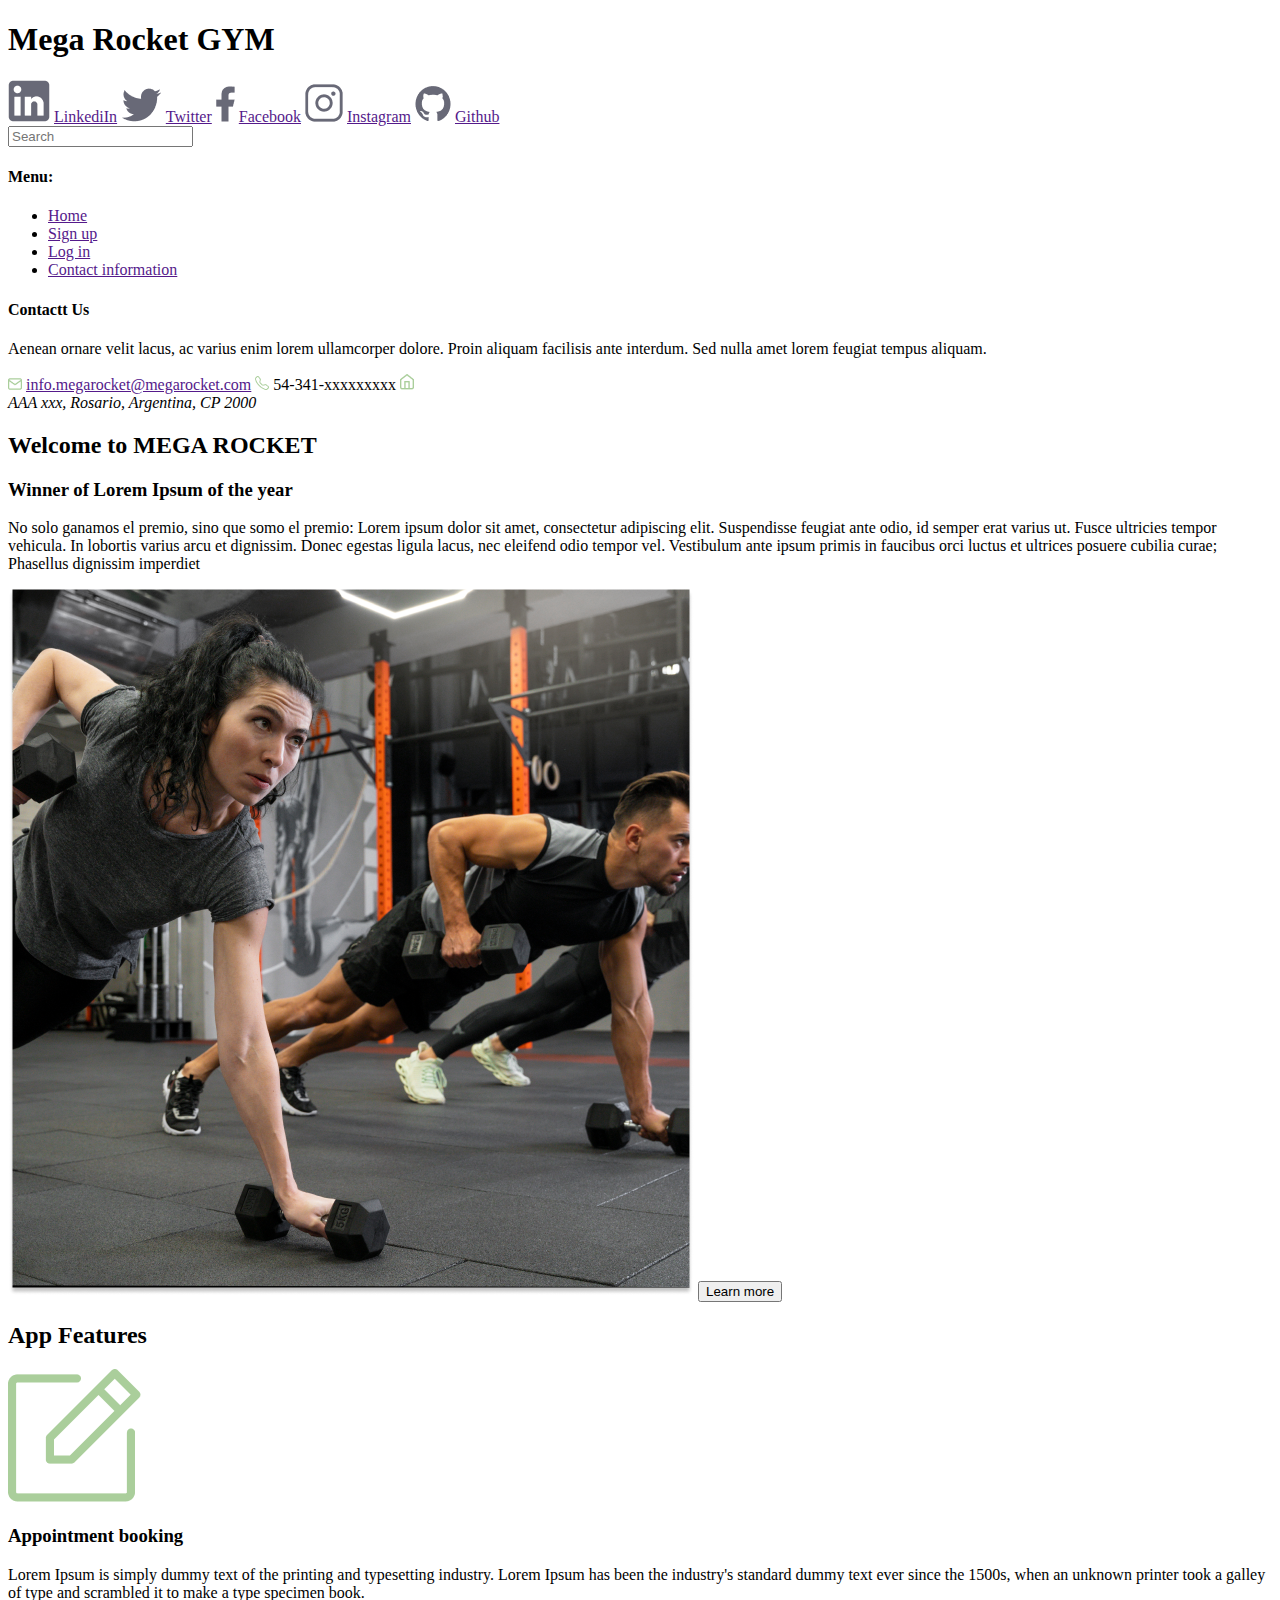
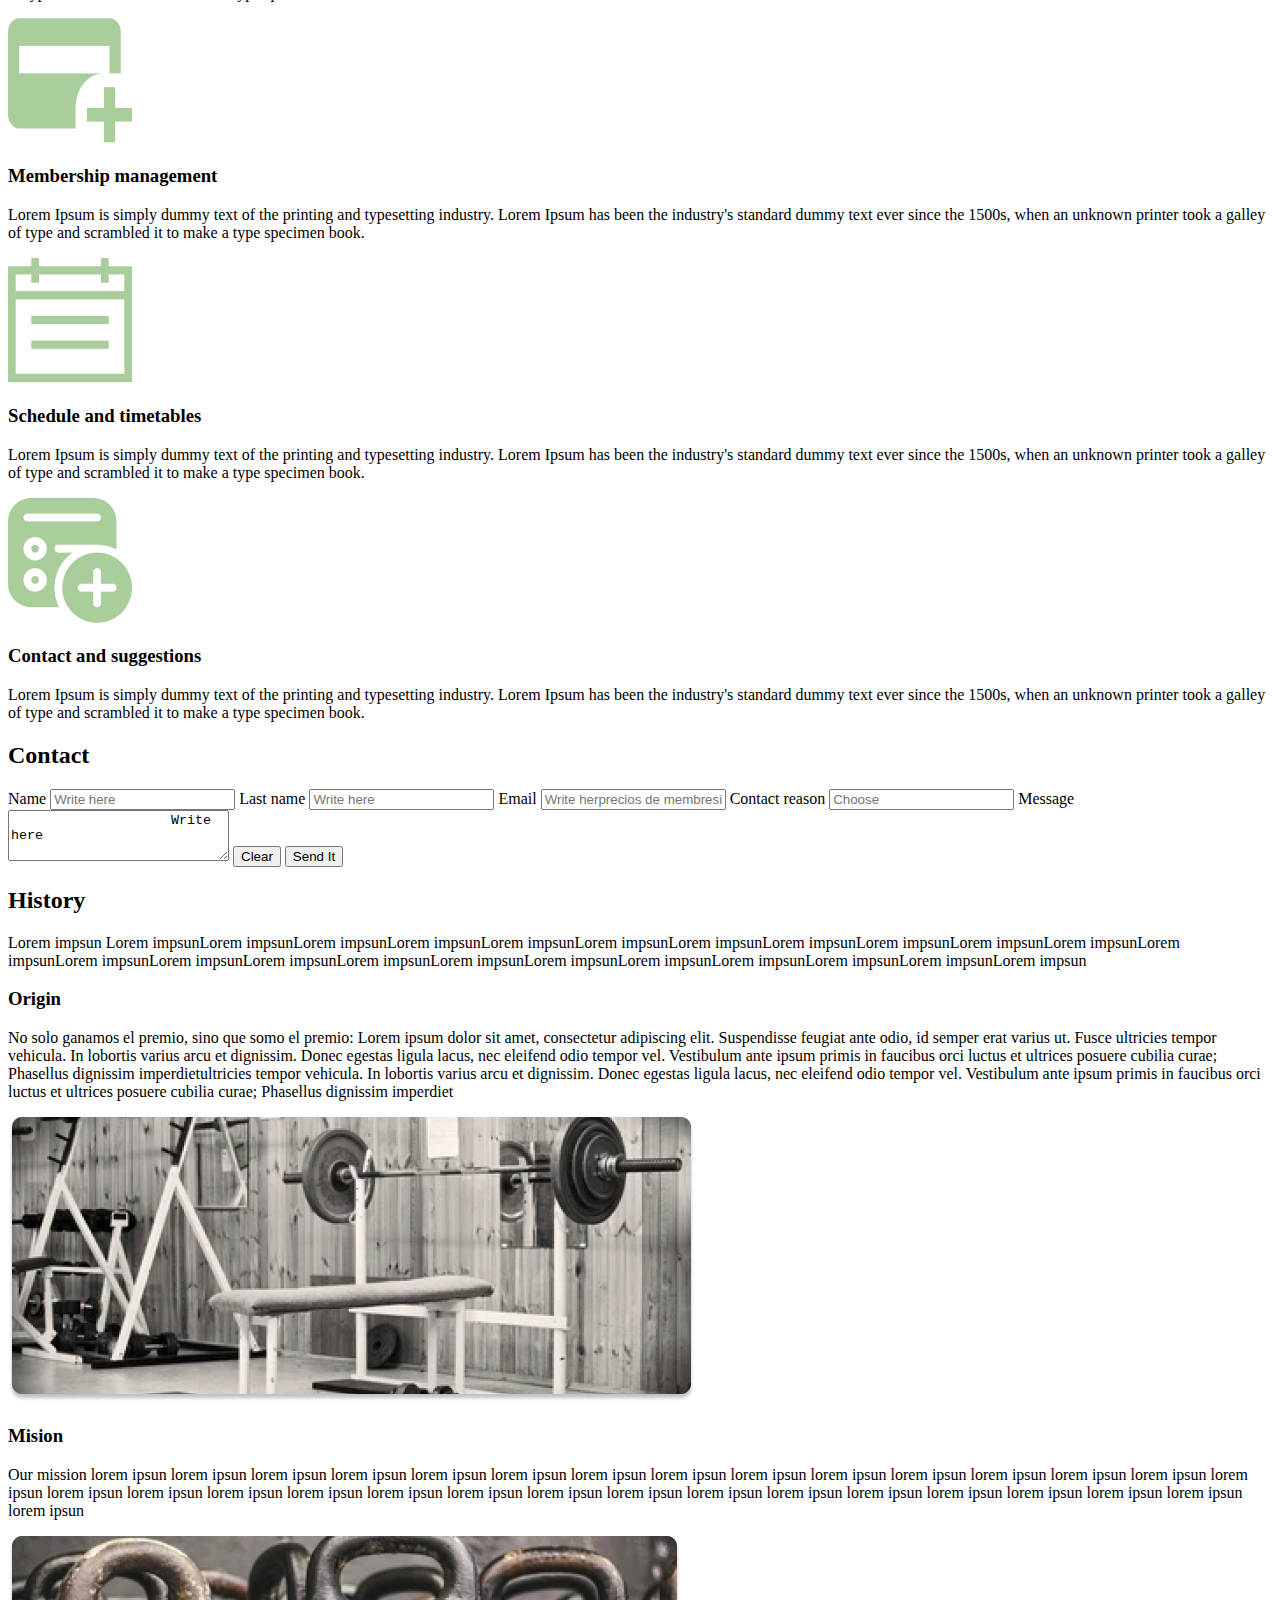
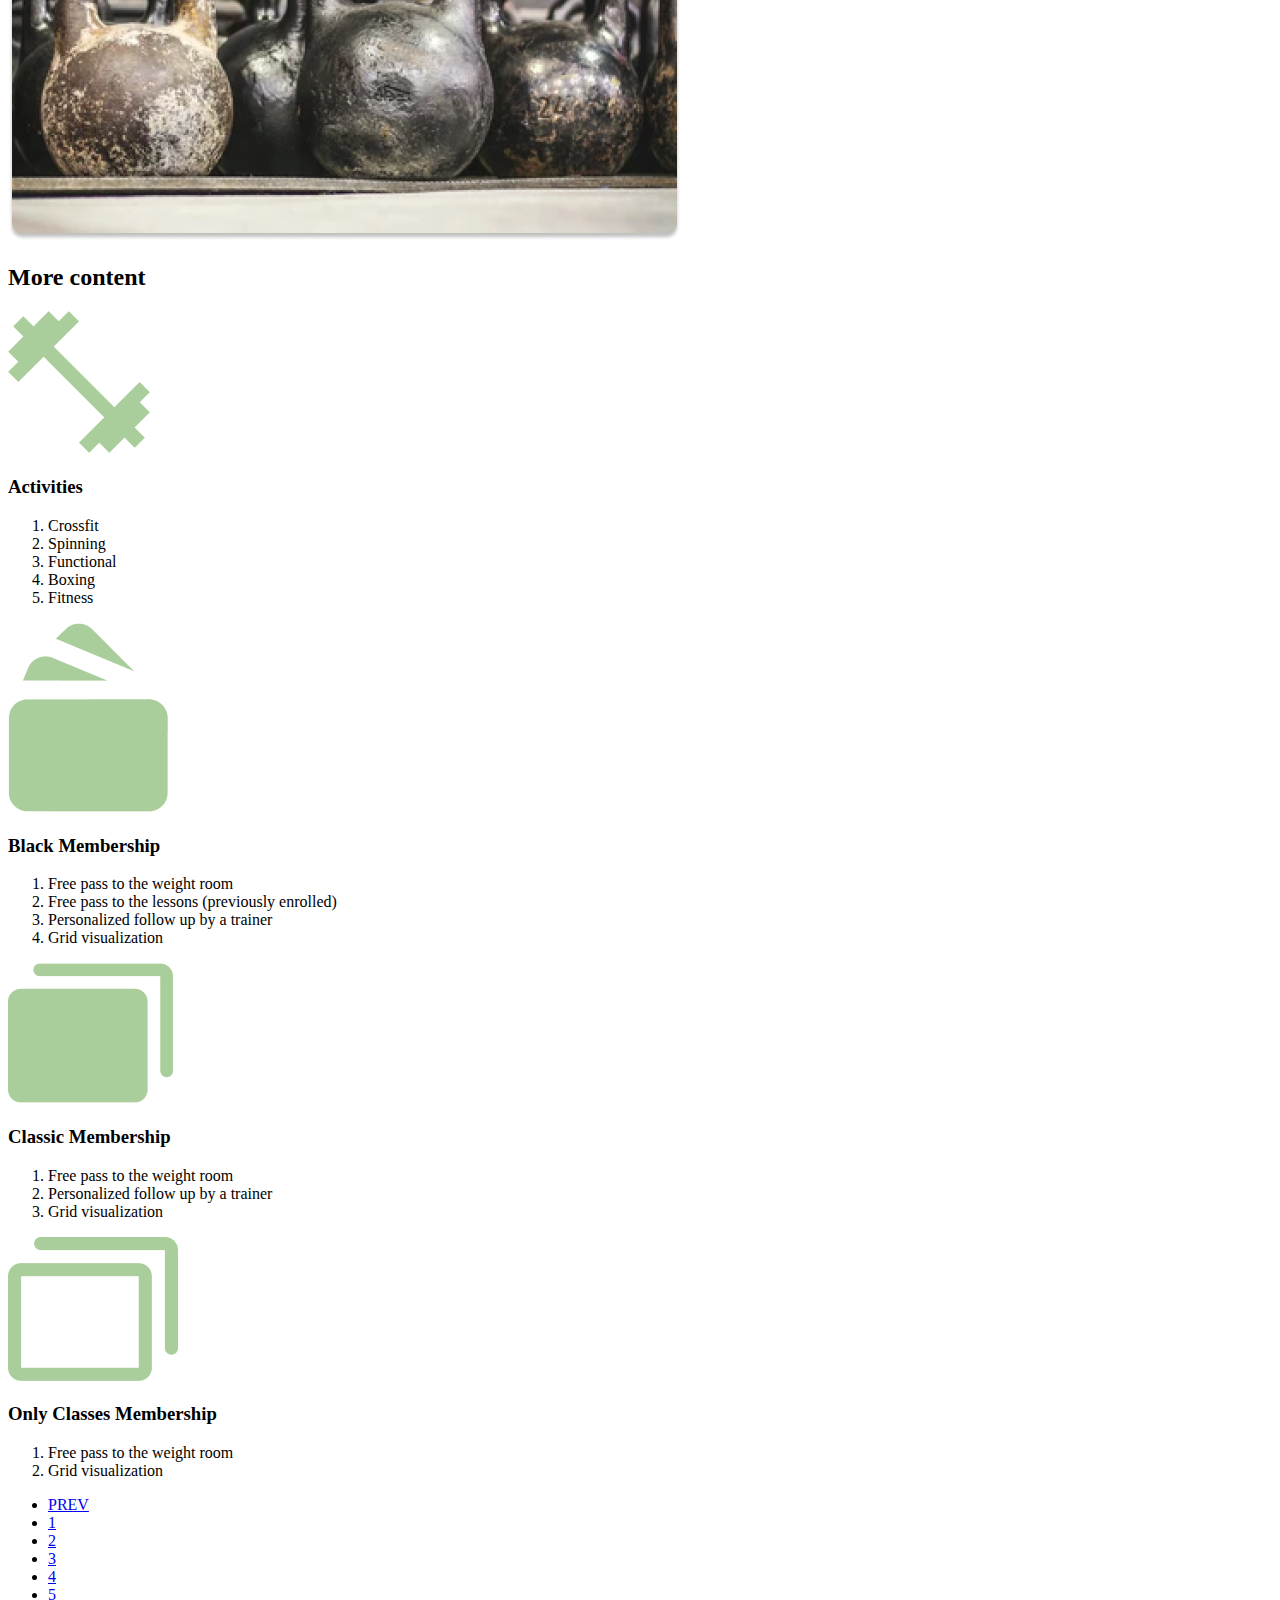
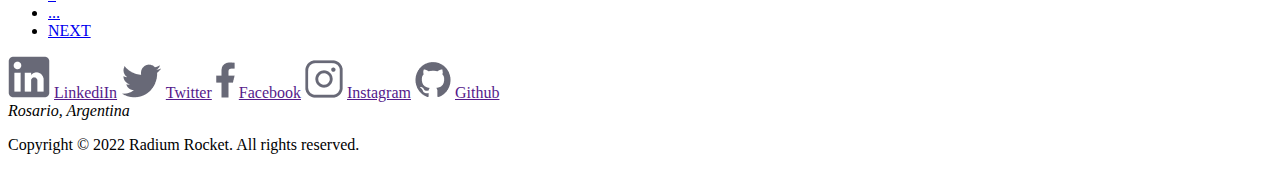
<file: Week-02/index.html>
<!DOCTYPE html>
<html lang="en">
<head>
    <meta charset="UTF-8">
    <meta http-equiv="X-UA-Compatible" content="IE=edge">
    <meta name="viewport" content="width=device-width, initial-scale=1.0">
    <title>
        Mega Rocket GYM
    </title>
</head>
<body>
    <!-- header section -->
    <header>
        <h1>Mega Rocket GYM</h1>
        <img src="img/linkedin.png" alt="linkedin">
        <a href="">LinkediIn</a>
        <img src="img/twitter.png" alt="twitter">
        <a href="">Twitter</a>
        <img src="img/facebook.png" alt="facebook">
        <a href="">Facebook</a>
        <img src="img/instagram.png" alt="instagram">
        <a href="">Instagram</a>
        <img src="img/github.png" alt="github">
        <a href="">Github</a>  
    </header>
    <main>
        <!-- menu - navigation bar -->
        <aside>
            <input type="search" id="gsearch" name="Search" placeholder="Search">
            <h4>
                Menu:
            </h4>
            <nav>
                <ul>
                    <li><a href="">Home</a></li>
                    <li><a href="">Sign up</a></li>
                    <li><a href="">Log in</a></li>
                    <li><a href="">Contact information</a></li>
                </ul>
            </nav>
            <h4>
                Contactt Us
            </h4>
            <p>
                Aenean ornare velit lacus, ac varius enim lorem ullamcorper dolore. 
                Proin aliquam facilisis ante interdum. Sed nulla amet lorem feugiat tempus aliquam.
            </p>
            <img src="img/mail.png" alt="mail">
            <a href="">info.megarocket@megarocket.com</a>                        
            <img src="img/phone.png" alt="phone">
            <a>54-341-xxxxxxxxx</a>
            <img src="img/address.png" alt="address">
            <address>AAA xxx, Rosario, Argentina, CP 2000</address>
        </aside>
        <!-- content section -->
        <section>
            <h2>
                Welcome to MEGA ROCKET
            </h2>
            <h3>
                Winner of Lorem Ipsum of the year
            </h3>
            <p>
                No solo ganamos el premio, sino que somo el premio:
                Lorem ipsum dolor sit amet, consectetur adipiscing elit. Suspendisse feugiat ante odio, 
                id semper erat varius ut. Fusce ultricies tempor vehicula. In lobortis varius arcu et dignissim. 
                Donec egestas ligula lacus, nec eleifend odio tempor vel. 
                Vestibulum ante ipsum primis in faucibus orci luctus et ultrices posuere cubilia curae; Phasellus dignissim imperdiet
            </p>
            <img src="img/mega-rocket.png" alt="mega-rocket-img">   
            <button type="button">Learn more</button>
        </section>
        <!-- features section -->
        <section>
            <h2>
                App Features
            </h2>
            <img src="img/appointment-booking.png" alt="appointment-booking-img">
            <h3>
                Appointment booking
            </h3>
            <p>
                Lorem Ipsum is simply dummy text of the printing and typesetting industry. Lorem Ipsum has been
                the industry's standard dummy text ever since the 1500s, when an unknown printer took a galley
                of type and scrambled it to make a type specimen book.
            </p>
            <img src="img/membership-management.png" alt="membership-management-img">
            <h3>
                Membership management
            </h3>
            <p>
                Lorem Ipsum is simply dummy text of the printing and typesetting industry. Lorem Ipsum has been
                the industry's standard dummy text ever since the 1500s, when an unknown printer took a galley 
                of type and scrambled it to make a type specimen book.
            </p>
            <img src="img/schedule-timetables.png" alt="schedule-timetables-img">
            <h3>
                Schedule and timetables
            </h3>
            <p>
                Lorem Ipsum is simply dummy text of the printing and typesetting industry. Lorem Ipsum has been
                the industry's standard dummy text ever since the 1500s, when an unknown printer took a galley 
                of type and scrambled it to make a type specimen book.
            </p>
            <img src="img/contact-sugestions.png" alt="contact-sugestions-img">
            <h3>
                Contact and suggestions
            </h3>
            <p>
                Lorem Ipsum is simply dummy text of the printing and typesetting industry. Lorem Ipsum has been
                the industry's standard dummy text ever since the 1500s, when an unknown printer took a galley 
                of type and scrambled it to make a type specimen book.
            </p>
        </section>
        <!-- contact section -->
        <section>
            <h2>
                Contact
            </h2>
            <form>
                <label for="name">
                    Name
                </label>
                <input type="text" id="name" name="name" placeholder="Write here">
                <label for="lname">
                    Last name
                </label>
                <input type="text" id="lname" name="lname" placeholder="Write here">
                <label for="email">
                    Email
                </label>
                <input type="text" id="email" name="email" placeholder="Write herprecios de membresiase">
                <label for="contact">
                    Contact reason
                </label>
                <input list="reason" id="contact" name="contact" placeholder="Choose">
                    <datalist id="reason" >
                        <option value="I want to know about membership and cost">
                        <option value="I want to make a question or suggestion">
                        <option value="I want to make a contact">
                    </datalist>
                <label>
                    Message
                </label>
                <textarea rows="3" cols="25">
                    Write here
                </textarea>
                <button type="button">
                    Clear
                </button>
                <button type="button">
                    Send It
                </button>
            </form>
        </section>
        <!-- history section -->
        <section>
            <h2>
                History
            </h2>
            <p>
                Lorem impsun Lorem impsunLorem impsunLorem impsunLorem impsunLorem impsunLorem impsunLorem impsunLorem 
                impsunLorem impsunLorem impsunLorem impsunLorem impsunLorem impsunLorem impsunLorem impsunLorem 
                impsunLorem impsunLorem impsunLorem impsunLorem impsunLorem impsunLorem impsunLorem impsun
            </p>
            <h3>
                Origin
            </h3>
            <p>
                No solo ganamos el premio, sino que somo el premio: Lorem ipsum dolor sit amet, consectetur 
                adipiscing elit. Suspendisse feugiat ante odio, id semper erat varius ut. Fusce ultricies tempor 
                vehicula. In lobortis varius arcu et dignissim. Donec egestas ligula lacus, nec eleifend odio tempor 
                vel. Vestibulum ante ipsum primis in faucibus orci luctus et ultrices posuere cubilia curae; Phasellus 
                dignissim imperdietultricies tempor vehicula. In lobortis varius arcu et dignissim. Donec egestas 
                ligula lacus, nec eleifend odio tempor vel. Vestibulum ante ipsum primis in faucibus orci luctus et 
                ultrices posuere cubilia curae; Phasellus dignissim imperdiet
            </p>
            <img src="img/dumbbells-1.png" alt="dumbbells-1">
            <h3>
                Mision
            </h3>
            <p>
                Our mission lorem ipsun lorem ipsun lorem ipsun lorem ipsun lorem ipsun lorem ipsun lorem ipsun lorem 
                ipsun lorem ipsun lorem ipsun lorem ipsun lorem ipsun lorem ipsun lorem ipsun lorem ipsun lorem ipsun 
                lorem ipsun lorem ipsun lorem ipsun lorem ipsun lorem ipsun lorem ipsun lorem ipsun lorem ipsun lorem 
                ipsun lorem ipsun lorem ipsun lorem ipsun lorem ipsun lorem ipsun lorem ipsun
            </p>
            <img src="img/dumbbells-2.png" alt="dumbbells-2">
        </section>
        <!-- more content section -->
        <section>
            <h2>
                More content
            </h2>
            <img src="img/activities.png" alt="activities">
            <h3>
                Activities
            </h3>
            <ol>
                <li>Crossfit</li>
                <li>Spinning</li>
                <li>Functional</li>
                <li>Boxing</li>
                <li>Fitness</li>
            </ol> 
            <img src="img/black-membership.png" alt="black-membership">
            <h3>
                Black Membership
            </h3>
            <ol>
                <li>Free pass to the weight room</li>
                <li>Free pass to the lessons (previously enrolled)</li>
                <li>Personalized follow up by a trainer</li>
                <li>Grid visualization</li>
            </ol>  
            <img src="img/classic-membership.png" alt="classic-membership">
            <h3>
                Classic Membership
            </h3>
            <ol>
                <li>Free pass to the weight room</li>
                <li>Personalized follow up by a trainer</li>
                <li>Grid visualization</li>
            </ol> 
            <img src="img/only-classes-membership.png" alt="only-classes-membership">
            <h3>
                Only Classes Membership
            </h3>
            <ol>
                <li>Free pass to the weight room</li>
                <li>Grid visualization</li>
            </ol>
        </section>
        <ul>
            <li><a href="#">PREV</a></li>
            <li><a href="#">1</a></li>
            <li><a href="#">2</a></li>
            <li><a href="#">3</a></li>
            <li><a href="#">4</a></li>
            <li><a href="#">5</a></li>
            <li><a href="#">...</a></li>
            <li><a href="#">NEXT</a></li>
        </ul>
    </main>
    <!-- footer section -->
    <footer>
        <img src="img/linkedin.png" alt="linkedin">
        <a href="">LinkediIn</a>
        <img src="img/twitter.png" alt="twitter">
        <a href="">Twitter</a>
        <img src="img/facebook.png" alt="facebook">
        <a href="">Facebook</a>
        <img src="img/instagram.png" alt="instagram">
        <a href="">Instagram</a>
        <img src="img/github.png" alt="github">
        <a href="">Github</a>
        <address>
            Rosario, Argentina
        </address>
        <p>
            Copyright © 2022 Radium Rocket. All rights reserved.
        </p>
    </footer>  
</body>
</html>
</file>
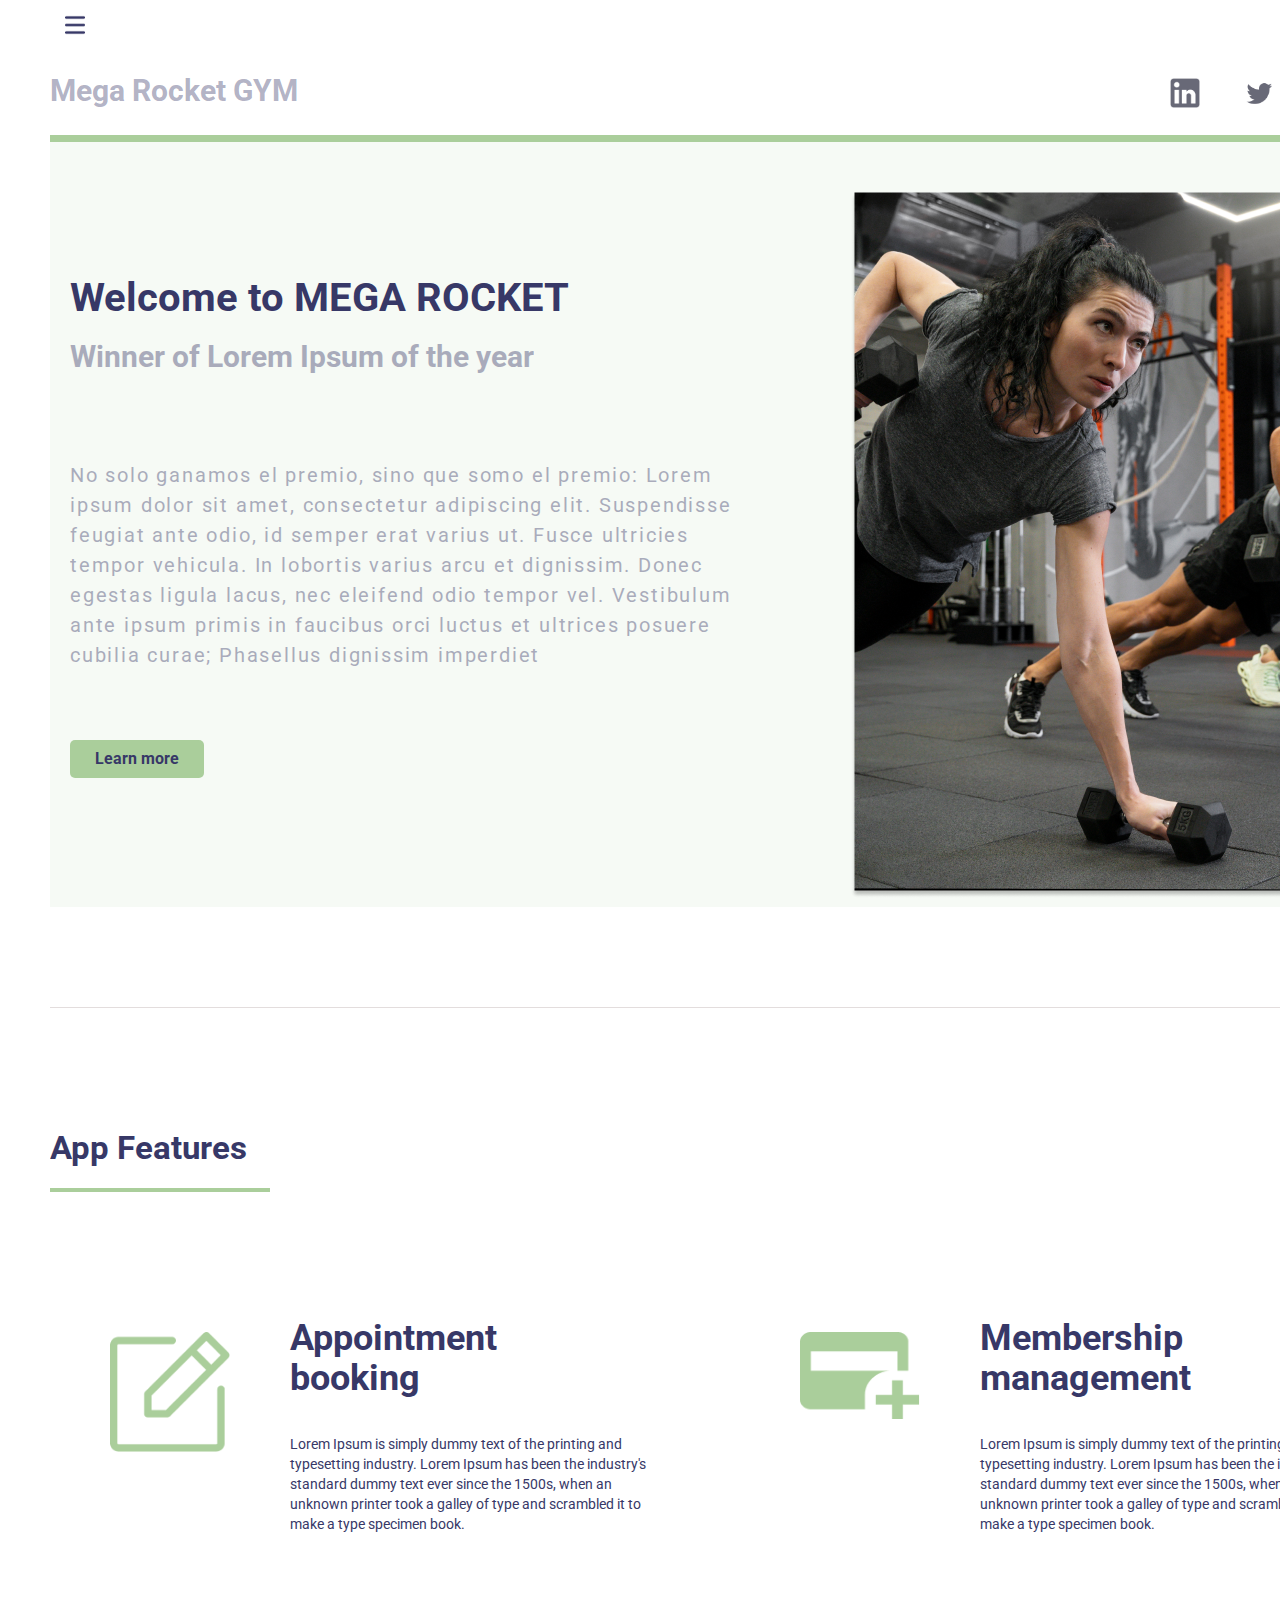
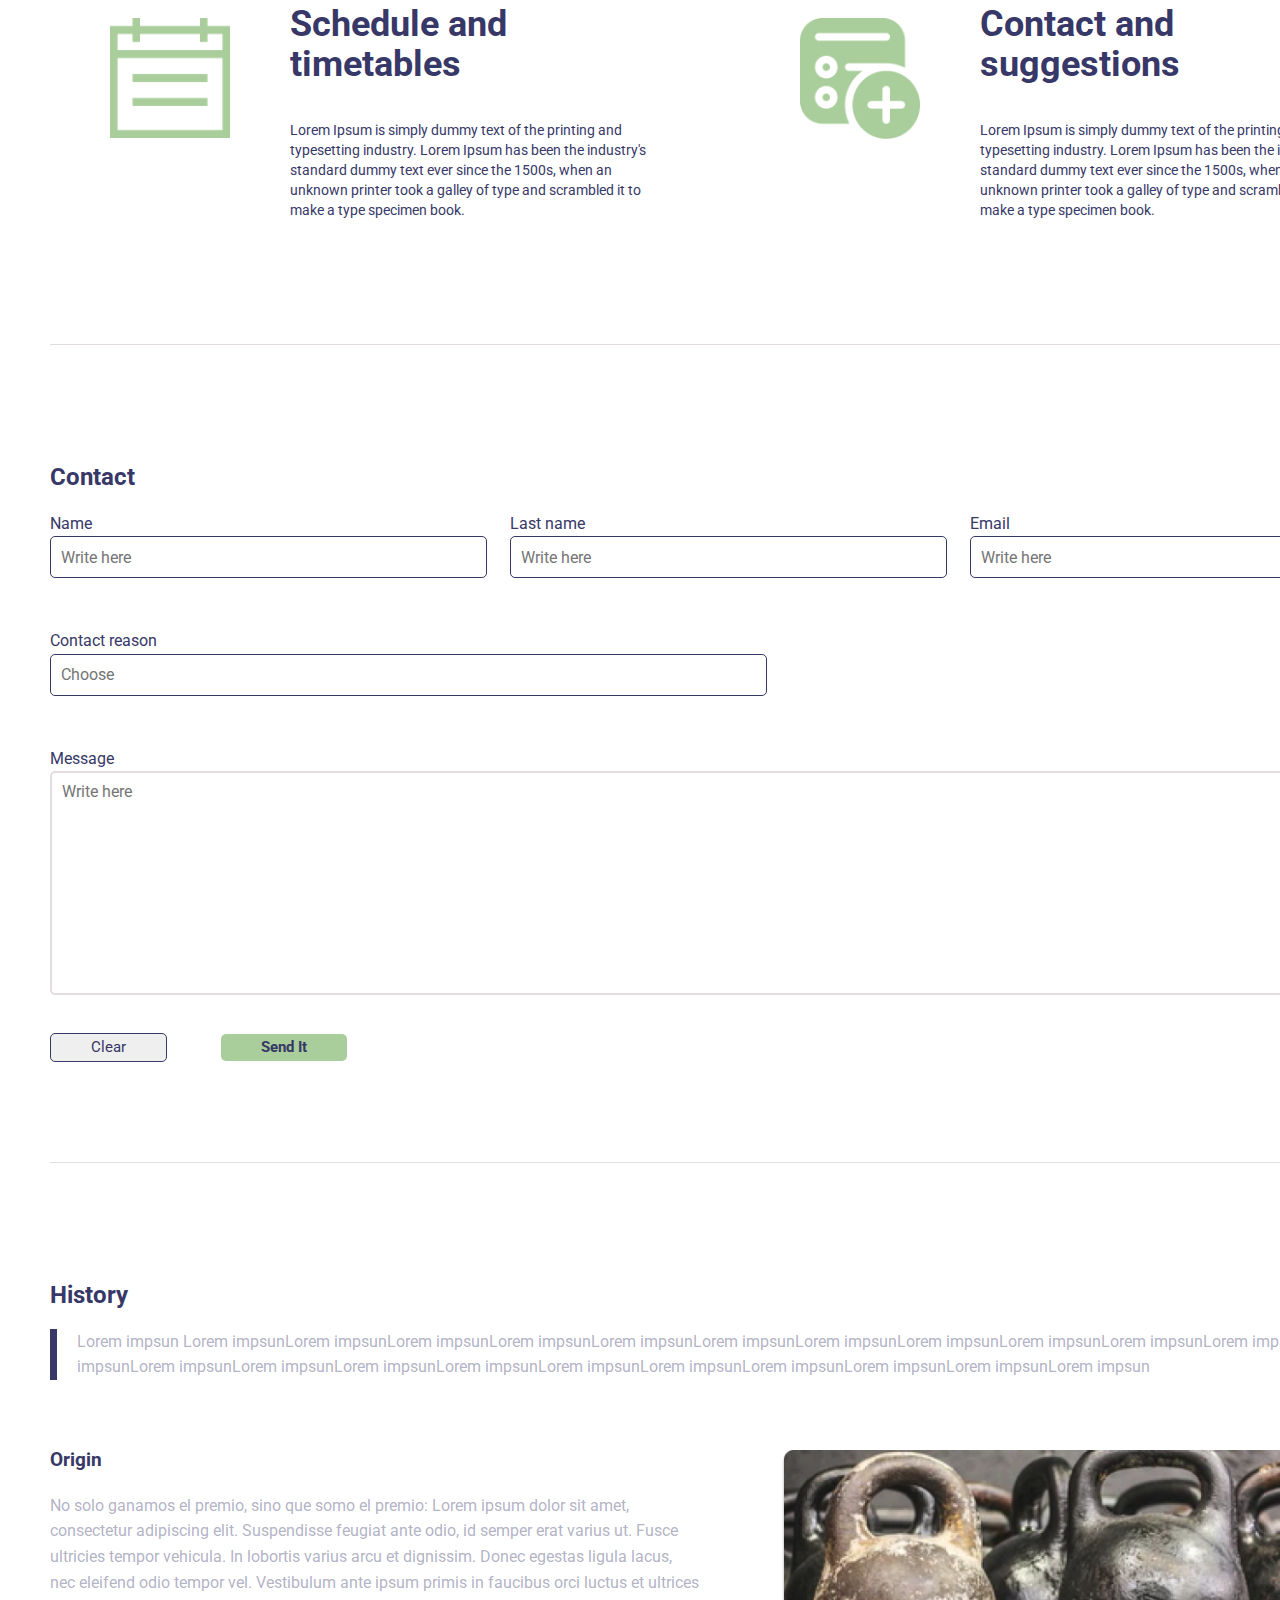
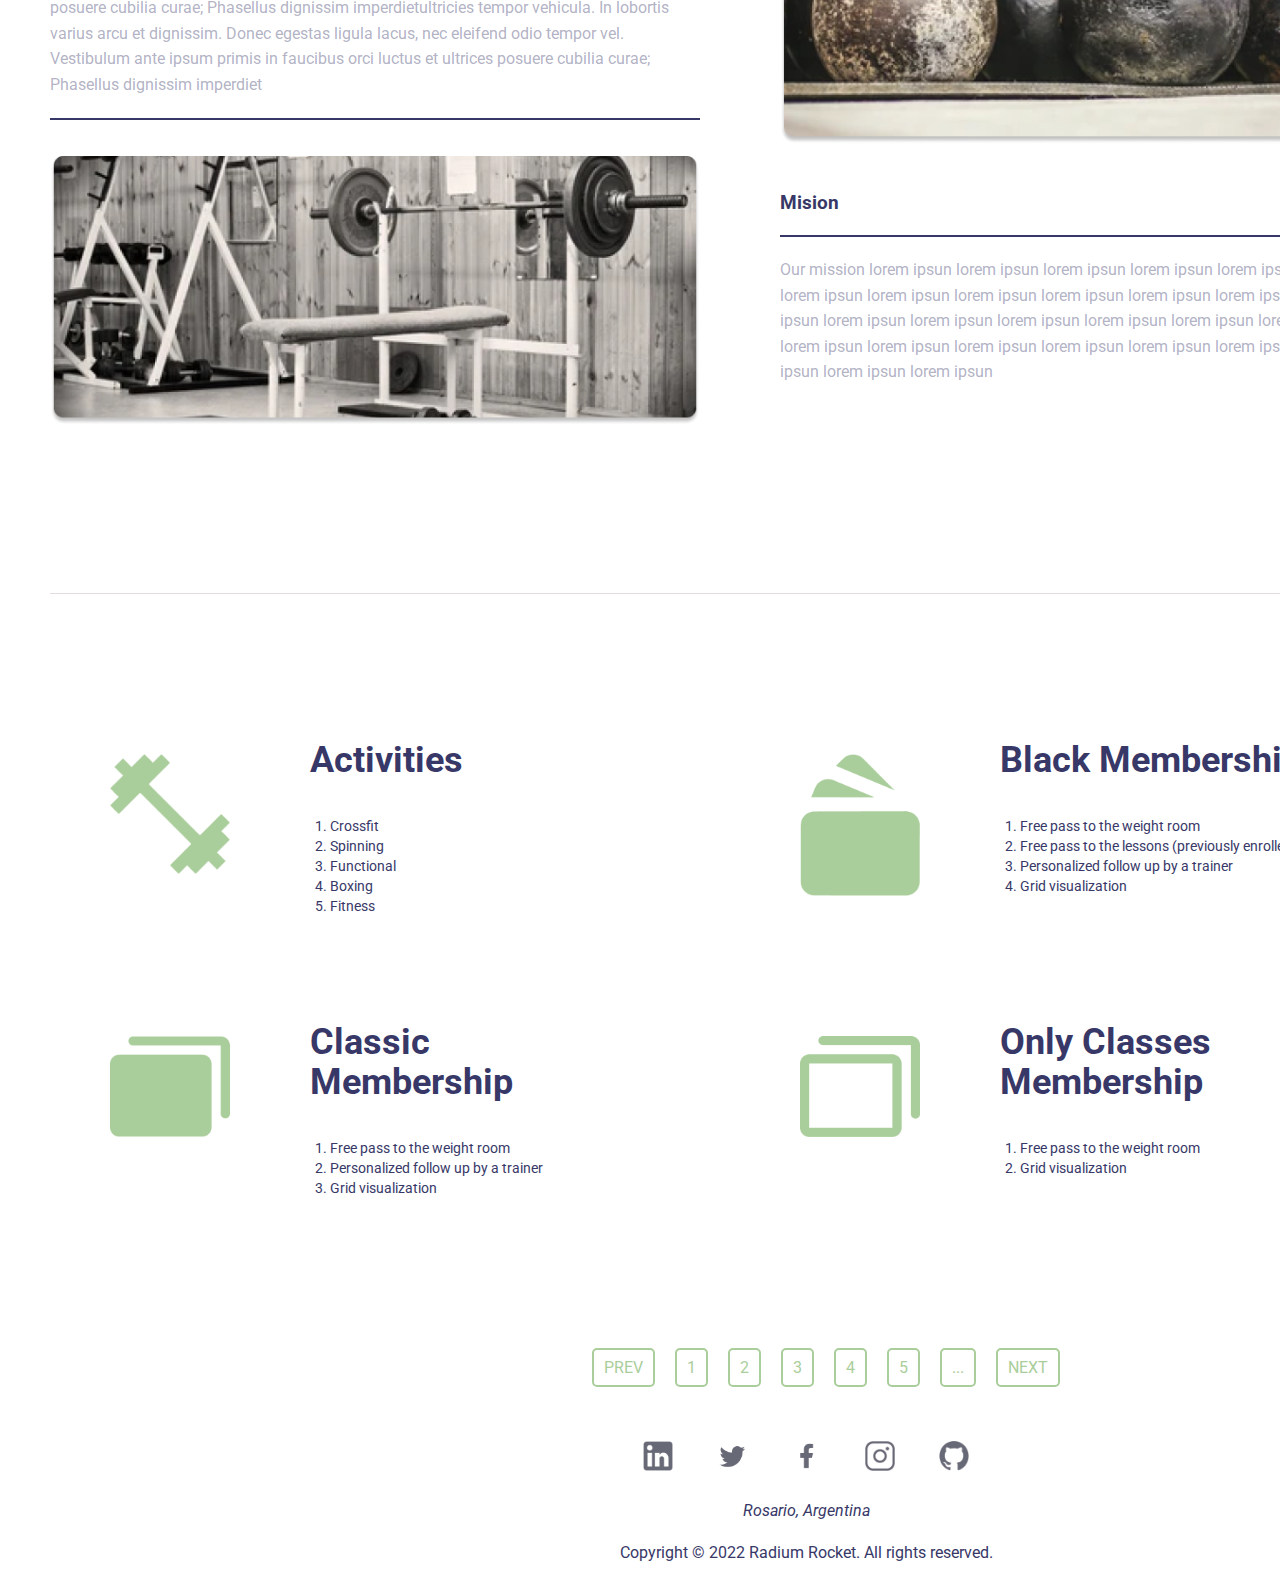
<file: Week-03/index.html>
<!DOCTYPE html>
<html lang="en">
<head>
    <meta charset="UTF-8">
    <meta http-equiv="X-UA-Compatible" content="IE=edge">
    <meta name="viewport" content="width=device-width, initial-scale=1.0">
    <title>Mega Rocket GYM</title>
    <link rel="stylesheet" type="text/css" href="css/reset.css">
    <link rel="stylesheet" type="text/css" href="css/styles.css">
    <link rel="preconnect" href="https://fonts.googleapis.com">
    <link rel="preconnect" href="https://fonts.gstatic.com" crossorigin>
    <link href="https://fonts.googleapis.com/css2?family=Roboto:ital,wght@0,100;0,300;0,400;0,500;0,700;0,900;1,100;1,300;1,400;1,500;1,700;1,900&display=swap" rel="stylesheet">
</head>
<body>
    <header>
        <div class="icon-menu">
            <a href=""><img src="assets/imgs/menu.png" alt="menu"></a>
        </div>
        <div class="title">
            <h1>Mega Rocket GYM</h1>
        </div>
        <div class="icons">
            <a href=""><img src="assets/imgs/linkedin.png" alt="linkedin"></a>
            <a href=""><img src="assets/imgs/twitter.png" alt="twitter"></a>
            <a href=""><img src="assets/imgs/facebook.png" alt="facebook"></a> 
            <a href=""><img src="assets/imgs/instagram.png" alt="instagram"></a>
            <a href=""><img src="assets/imgs/github.png" alt="github"></a>  
        </div>
    </header>
    <main>
        <div class="sidebar">
            <input type="search" id="gsearch" name="Search" placeholder="Search">
            <h4>Menu:</h4>
            <nav class="menu">
                <ul>
                    <li><a href="">Home</a></li>
                    <li><a href="">Sign up</a></li>
                    <li><a href="">Log in</a></li>
                    <li><a href="">Contact information</a></li>
                </ul>
            </nav>
            <h4>Contact Us</h4>
            <p>
                You can reach us by phone, email, or by visiting us 
                in person at our convenient location. Don't wait 
                any longer to take the first step towards a better you!
            </p>
            <img src="assets/imgs/mail.png" alt="mail">
            <a href="">info.megarocket@megarocket.com</a>                        
            <img src="assets/imgs/phone.png" alt="phone">
            <a>54-341-xxxxxxxxx</a>
            <img src="assets/imgs/address.png" alt="address">
            <address>AAA xxx, Rosario, Argentina, CP 2000</address>
        </div>
        <section class="welcome">
            <div class="text">
                <h2>Welcome to MEGA ROCKET</h2>
                <h3>Winner of Lorem Ipsum of the year</h3>
                <p>
                    No solo ganamos el premio, sino que somo el premio:
                    Lorem ipsum dolor sit amet, consectetur adipiscing elit. Suspendisse feugiat ante odio, 
                    id semper erat varius ut. Fusce ultricies tempor vehicula. In lobortis varius arcu et dignissim. 
                    Donec egestas ligula lacus, nec eleifend odio tempor vel. 
                    Vestibulum ante ipsum primis in faucibus orci luctus et ultrices posuere cubilia curae; Phasellus dignissim imperdiet
                </p>
                <button type="button"><a href="#more-content">Learn more</a></button>
            </div>
            <div class="image">
                <img src="assets/imgs/mega-rocket.png" alt="mega-rocket-img"> 
            </div>
        </section>
        <section class="features">
            <div class="title">
                <h2>App Features</h2>
            </div>
            <div class="box">
                <div class="image">
                    <img src="assets/imgs/appointment-booking.png" alt="appointment-booking-img">
                </div>
                <div class="text">
                    <h3>Appointment booking</h3>
                    <p>
                        Lorem Ipsum is simply dummy text of the printing and typesetting industry. Lorem Ipsum has been
                        the industry's standard dummy text ever since the 1500s, when an unknown printer took a galley
                        of type and scrambled it to make a type specimen book.
                    </p>
                </div>
            </div>
            <div class="box">
                <div class="image">
                    <img src="assets/imgs/membership-management.png" alt="membership-management-img">
                </div>
                <div class="text">
                    <h3>Membership management</h3>
                    <p>
                        Lorem Ipsum is simply dummy text of the printing and typesetting industry. Lorem Ipsum has been
                        the industry's standard dummy text ever since the 1500s, when an unknown printer took a galley 
                        of type and scrambled it to make a type specimen book.
                    </p>
                </div>
            </div>
            <div class="box">
                <div class="image">
                    <img src="assets/imgs/schedule-timetables.png" alt="schedule-timetables-img">
                </div>
                <div class="text">
                    <h3>Schedule and timetables</h3>
                    <p>
                        Lorem Ipsum is simply dummy text of the printing and typesetting industry. Lorem Ipsum has been
                        the industry's standard dummy text ever since the 1500s, when an unknown printer took a galley 
                        of type and scrambled it to make a type specimen book.
                    </p>
                </div>
            </div>
            <div class="box">
                <div class="image">
                    <img src="assets/imgs/contact-sugestions.png" alt="contact-sugestions-img">
                </div>
                <div class="text">
                    <h3>Contact and suggestions</h3>
                    <p>
                        Lorem Ipsum is simply dummy text of the printing and typesetting industry. Lorem Ipsum has been
                        the industry's standard dummy text ever since the 1500s, when an unknown printer took a galley 
                        of type and scrambled it to make a type specimen book.
                    </p>
                </div>
            </div>
        </section>
        <!-- contact section -->
        <section class="contact">
            <h2>Contact</h2>
            <form>
                <div class="name">
                    <label>Name</label>
                    <input type="text" class="input" name="name" placeholder="Write here">
                </div>
                <div class="lname">
                    <label>Last name</label>
                    <input type="text" class="input" name="lname" placeholder="Write here">
                </div>
                <div class="email">
                    <label>Email</label>
                    <input type="text" class="input" name="email" placeholder="Write here">
                </div>
                <div class="contact">
                    <label>Contact reason</label>
                    <input type="text" list="reason" id="contact" name="contact" placeholder="Choose">
                    <datalist id="reason" >
                        <option value="I want to know about membership and cost">
                        <option value="I want to make a question or suggestion">
                        <option value="I want to make a contact">
                    </datalist> 
                </div>
                <div class="message">
                    <label>Message</label>
                    <textarea placeholder="Write here"></textarea>
                </div>
                <button type="button" id="button-clear">Clear</button>
                <button type="button" id="button-send">Send It</button>
            </form>
        </section>
        <section class="history-origin-mision">
            <div class="history">
                <h2>History</h2>
                <p>
                    Lorem impsun Lorem impsunLorem impsunLorem impsunLorem impsunLorem impsunLorem impsunLorem impsunLorem 
                    impsunLorem impsunLorem impsunLorem impsunLorem impsunLorem impsunLorem impsunLorem impsunLorem 
                    impsunLorem impsunLorem impsunLorem impsunLorem impsunLorem impsunLorem impsunLorem impsun
                </p>
            </div>
            <div class="origin">
                <h3>Origin</h3>
                <p>
                    No solo ganamos el premio, sino que somo el premio: Lorem ipsum dolor sit amet, consectetur 
                    adipiscing elit. Suspendisse feugiat ante odio, id semper erat varius ut. Fusce ultricies tempor 
                    vehicula. In lobortis varius arcu et dignissim. Donec egestas ligula lacus, nec eleifend odio tempor 
                    vel. Vestibulum ante ipsum primis in faucibus orci luctus et ultrices posuere cubilia curae; Phasellus 
                    dignissim imperdietultricies tempor vehicula. In lobortis varius arcu et dignissim. Donec egestas 
                    ligula lacus, nec eleifend odio tempor vel. Vestibulum ante ipsum primis in faucibus orci luctus et 
                    ultrices posuere cubilia curae; Phasellus dignissim imperdiet
                </p>
                <img src="assets/imgs/dumbbells-1.png" alt="dumbbells-1">
            </div>
            <div class="mision">
                <img src="assets/imgs/dumbbells-2.png" alt="dumbbells-2">
                <h3>Mision</h3>
                <p>
                    Our mission lorem ipsun lorem ipsun lorem ipsun lorem ipsun lorem ipsun lorem ipsun lorem ipsun lorem 
                    ipsun lorem ipsun lorem ipsun lorem ipsun lorem ipsun lorem ipsun lorem ipsun lorem ipsun lorem ipsun 
                    lorem ipsun lorem ipsun lorem ipsun lorem ipsun lorem ipsun lorem ipsun lorem ipsun lorem ipsun lorem 
                    ipsun lorem ipsun lorem ipsun lorem ipsun lorem ipsun lorem ipsun lorem ipsun
                </p>
            </div> 
        </section>
        <section class="more-content" id="more-content">
            <div class="box">
                <div class="image">
                    <img src="assets/imgs/activities.png" alt="activities">
                </div>
                <div class="text">
                    <h3>Activities</h3>
                    <ol>
                        <li>Crossfit</li>
                        <li>Spinning</li>
                        <li>Functional</li>
                        <li>Boxing</li>
                        <li>Fitness</li>
                    </ol> 
                </div>
            </div>
            <div class="box">
                <div class="image">
                    <img src="assets/imgs/black-membership.png" alt="black-membership">
                </div>
                <div class="text">
                    <h3>Black Membership</h3>
                    <ol>
                        <li>Free pass to the weight room</li>
                        <li>Free pass to the lessons (previously enrolled)</li>
                        <li>Personalized follow up by a trainer</li>
                        <li>Grid visualization</li>
                    </ol>  
                </div>
            </div>
            <div class="box">
                <div class="image">
                    <img src="assets/imgs/classic-membership.png" alt="classic-membership">
                </div>
                <div class="text">
                    <h3>Classic Membership</h3>
                    <ol>
                        <li>Free pass to the weight room</li>
                        <li>Personalized follow up by a trainer</li>
                        <li>Grid visualization</li>
                    </ol>  
                </div>
            </div>            
            <div class="box">
                <div class="image">
                    <img src="assets/imgs/only-classes-membership.png" alt="only-classes-membership">
                </div>
                <div class="text">
                    <h3>Only Classes Membership</h3>
                    <ol>
                        <li>Free pass to the weight room</li>
                        <li>Grid visualization</li>
                    </ol>
                </div>
            </div>  
        </section>
        <div class="pagination">
            <ul>
                <li><a href="#">PREV</a></li>
                <li><a href="#">1</a></li>
                <li><a href="#">2</a></li>
                <li><a href="#">3</a></li>
                <li><a href="#">4</a></li>
                <li><a href="#">5</a></li>
                <li><a href="#">...</a></li>
                <li><a href="#">NEXT</a></li>
            </ul>
        </div>
    </main>
    <footer>
        <div class="icons">
            <a href=""><img src="assets/imgs/linkedin.png" alt="linkedin"></a>
            <a href=""><img src="assets/imgs/twitter.png" alt="twitter"></a>
            <a href=""><img src="assets/imgs/facebook.png" alt="facebook"></a> 
            <a href=""><img src="assets/imgs/instagram.png" alt="instagram"></a>
            <a href=""><img src="assets/imgs/github.png" alt="github"></a>  
        </div>
        <address>Rosario, Argentina</address>
        <p>Copyright © 2022 Radium Rocket. All rights reserved.</p>
    </footer>  
</body>
</html>
</file>
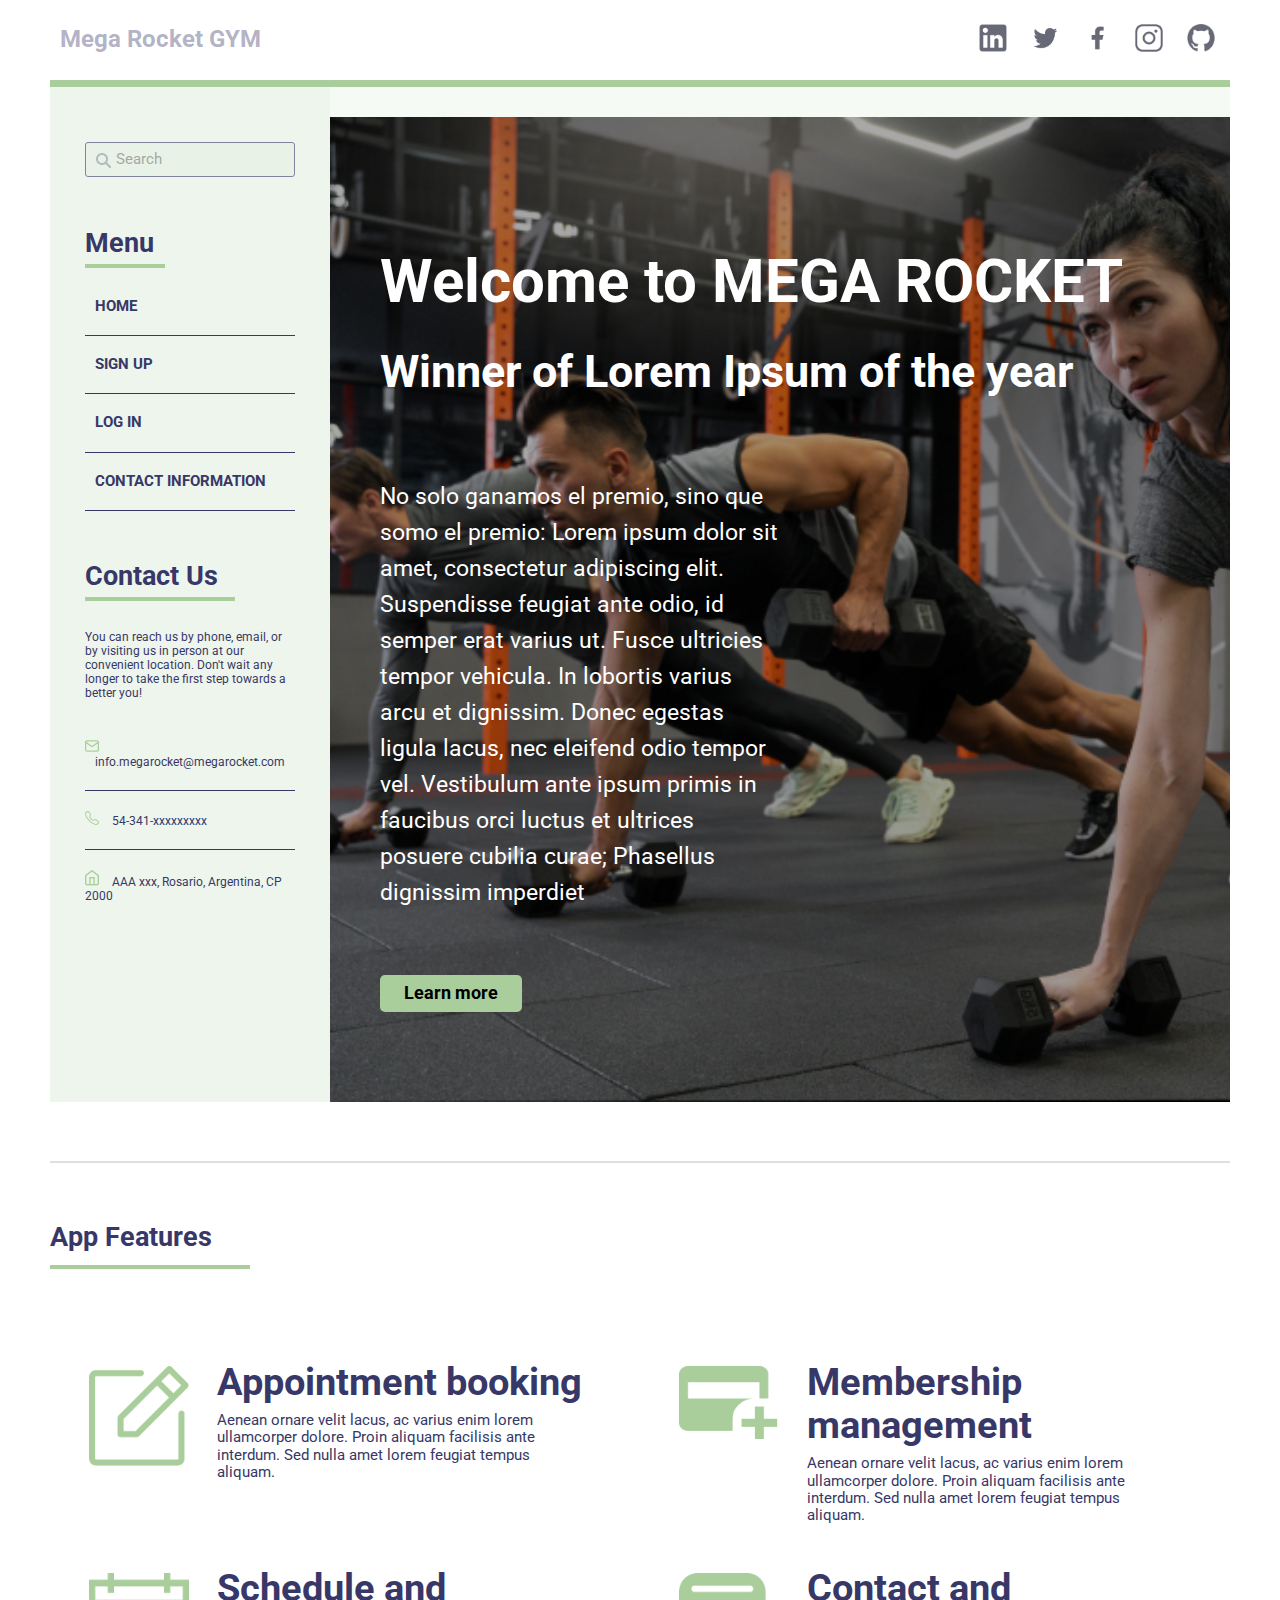
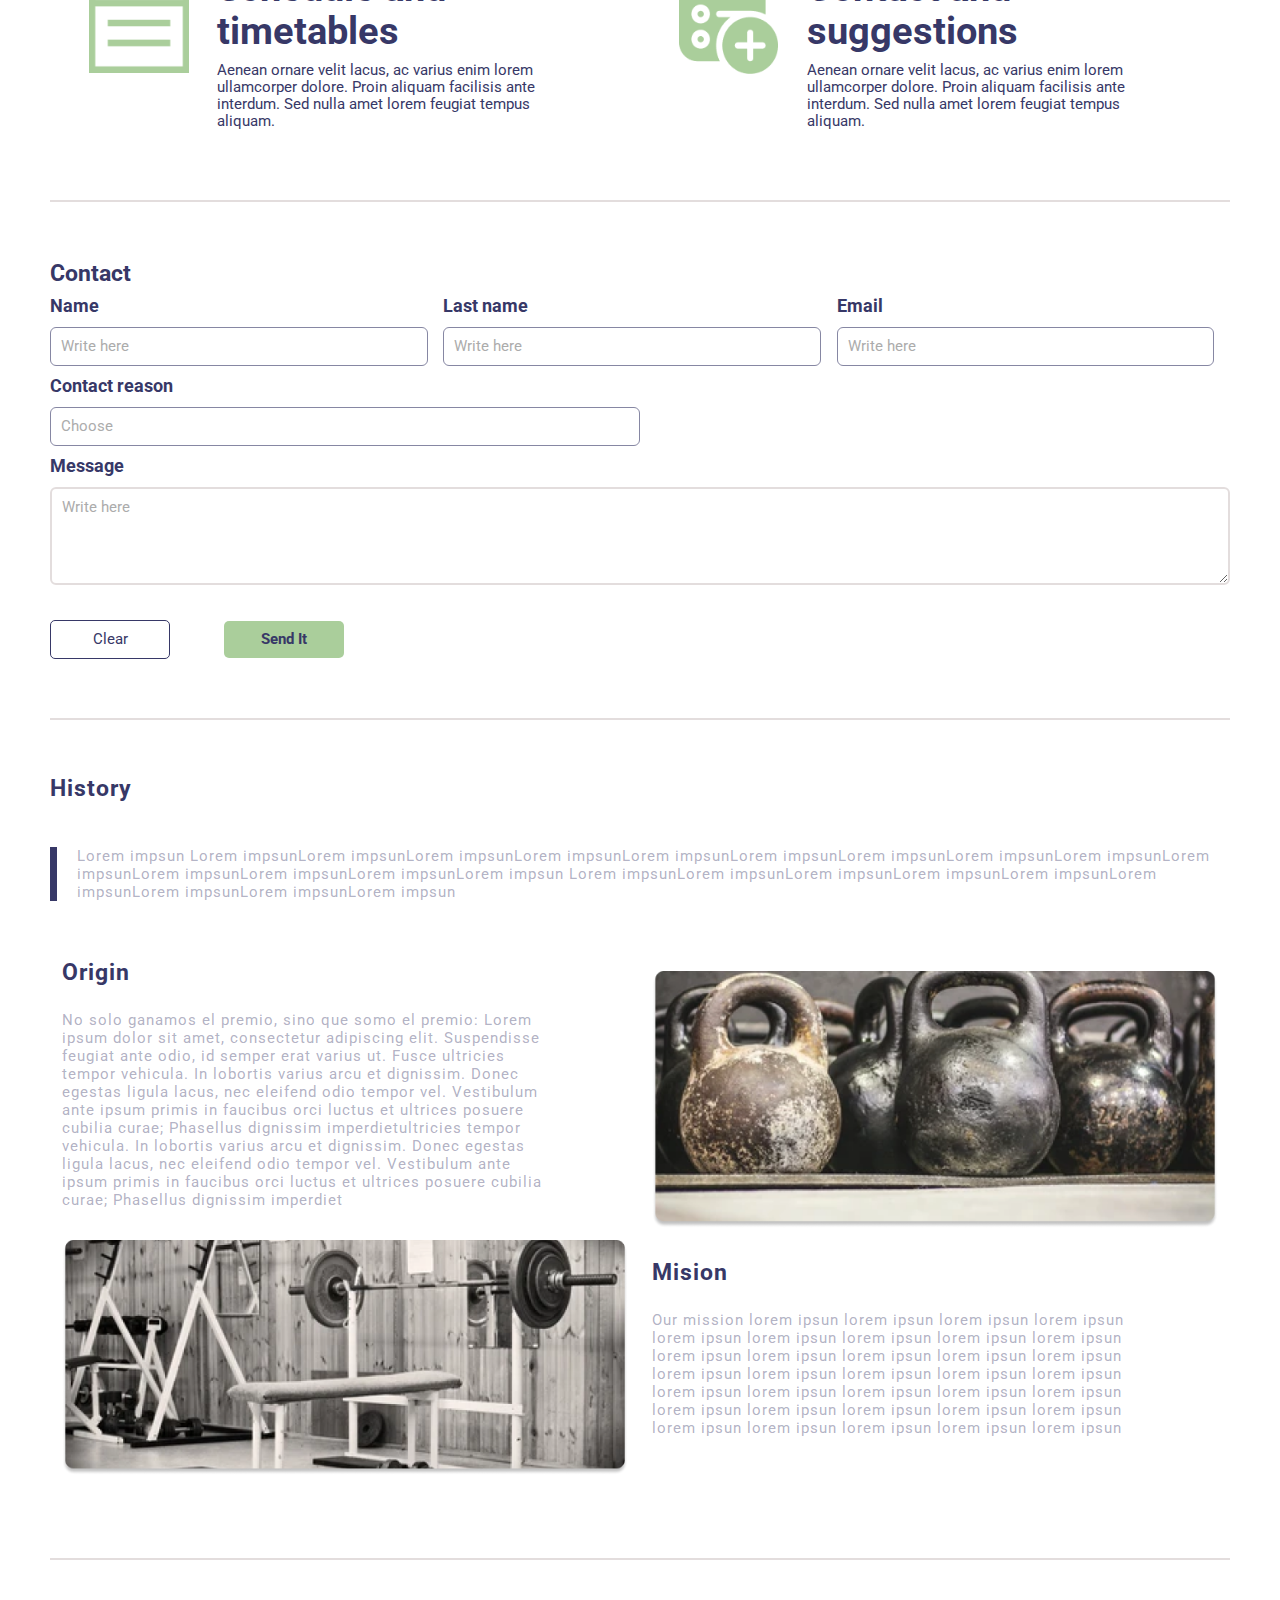
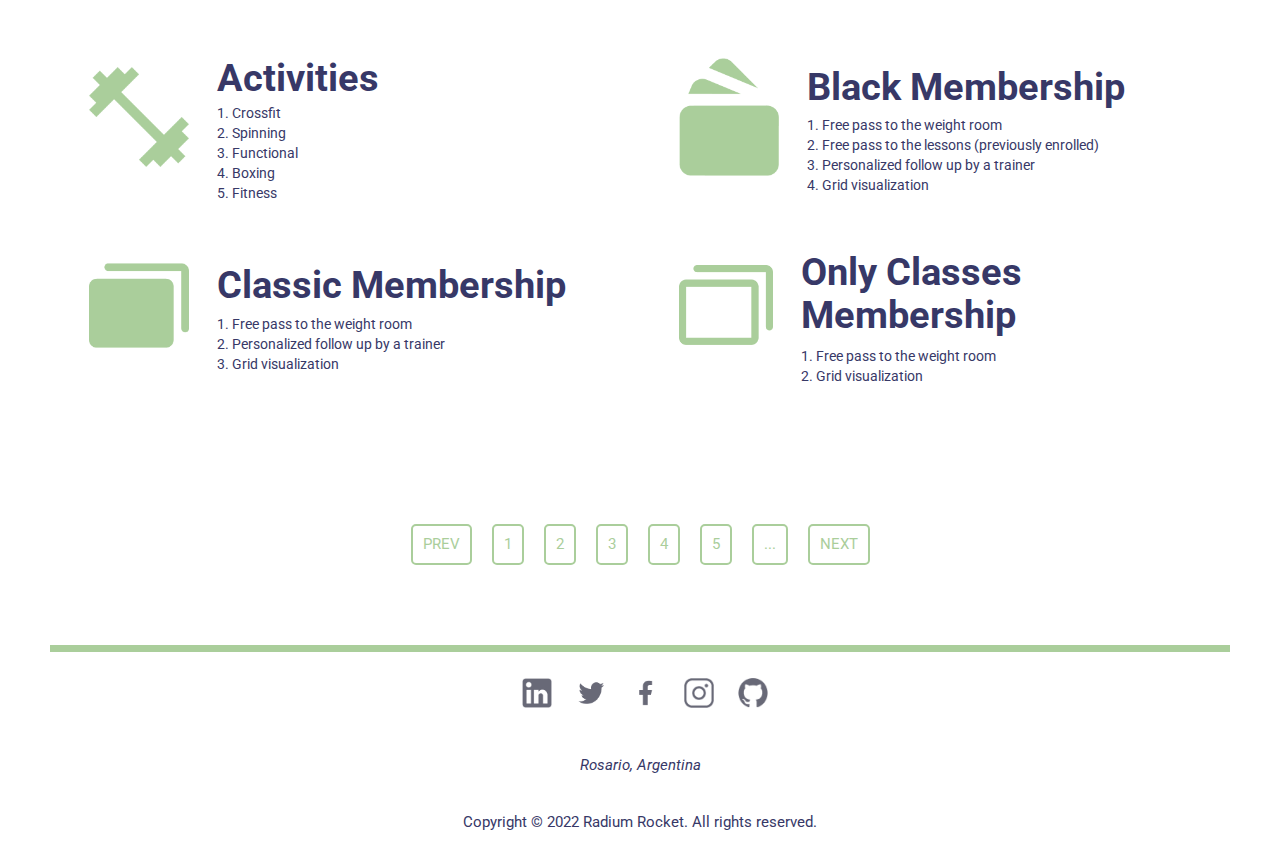
<file: Week-04/index.html>
<!DOCTYPE html>
<html lang="en">
<head>
    <meta charset="UTF-8">
    <meta http-equiv="X-UA-Compatible" content="IE=edge">
    <meta name="viewport" content="width=device-width, initial-scale=1.0">
    <title>Mega Rocket GYM</title>
    <link rel="stylesheet" type="text/css" href="css/reset.css">
    <link rel="stylesheet" type="text/css" href="css/header.css">
    <link rel="stylesheet" type="text/css" href="css/styles.css">
    <link rel="stylesheet" type="text/css" href="css/footer.css">
    <link rel="preconnect" href="https://fonts.googleapis.com">
    <link rel="preconnect" href="https://fonts.gstatic.com" crossorigin>
    <link href="https://fonts.googleapis.com/css2?family=Roboto:ital,wght@0,100;0,300;0,400;0,500;0,700;0,900;1,100;1,300;1,400;1,500;1,700;1,900&display=swap" rel="stylesheet">
</head>
<body>
    <header>
        <div id="icon-menu">
            <a href=""><img src="../assets/imgs/menu.png" alt="menu"></a>
        </div>
        <div class="title">
            <h1>Mega Rocket GYM</h1>
        </div>
        <div class="icons">
            <a href=""><img src="../assets/imgs/linkedin.png" alt="linkedin"></a>
            <a href=""><img src="../assets/imgs/twitter.png" alt="twitter"></a>
            <a href=""><img src="../assets/imgs/facebook.png" alt="facebook"></a> 
            <a href=""><img src="../assets/imgs/instagram.png" alt="instagram"></a>
            <a href=""><img src="../assets/imgs/github.png" alt="github"></a>  
        </div>
    </header>
    <main>
        <section class="home">
            <div class="sidebar">
                <div class="item">
                    <input type="search" id="search" name="Search" placeholder="Search">
                </div>
                <div class="item">
                    <h2>Menu</h2>
                    <nav id="menu">
                        <ul>
                            <li><a href="">HOME</a></li>
                            <li><a href="">SIGN UP</a></li>
                            <li><a href="">LOG IN</a></li>
                            <li><a href="">CONTACT INFORMATION</a></li>
                        </ul>
                    </nav>
                </div>
                <div class="item">
                    <h3>Contact Us</h3>
                    <p>
                        You can reach us by phone, email, or by visiting us 
                        in person at our convenient location. Don't wait 
                        any longer to take the first step towards a better you!
                    </p>
                </div>
                <div class="item" id="email">
                    <img src="../assets/imgs/mail.png" alt="mail">
                    <a href="">info.megarocket@megarocket.com</a> 
                </div>
                <div class="item" id="phone">
                    <img src="../assets/imgs/phone.png" alt="phone">
                    <a>54-341-xxxxxxxxx</a>
                </div>
                <div class="item" id="address">
                    <img src="../assets/imgs/address.png" alt="address">
                    <a>AAA xxx, Rosario, Argentina, CP 2000</a>
                </div>
            </div>
            <div class="welcome">
                <h2>Welcome to MEGA ROCKET</h2>
                <h3>Winner of Lorem Ipsum of the year</h3>
                <img src="../assets/imgs/mega-rocket.png" alt="mega-rocket-img"> 
                <p>
                    No solo ganamos el premio, sino que somo el premio:
                    Lorem ipsum dolor sit amet, consectetur adipiscing elit. Suspendisse feugiat ante odio, 
                    id semper erat varius ut. Fusce ultricies tempor vehicula. In lobortis varius arcu et 
                    dignissim. Donec egestas ligula lacus, nec eleifend odio tempor vel. 
                    Vestibulum ante ipsum primis in faucibus orci luctus et ultrices posuere cubilia curae; 
                    Phasellus dignissim imperdiet
                </p>
                <button type="button">Learn more</button>
            </div>
        </section>
        <section class="features">
            <div class="title">
                <h2>App Features</h2>
            </div>
            <div class="container">
                <div class="box">
                    <div class="image">
                        <img src="../assets/imgs/appointment-booking.png" alt="appointment-booking-img">
                    </div>
                    <div class="text">
                        <h3>Appointment booking</h3>
                        <p>
                            Aenean ornare velit lacus, ac varius enim lorem ullamcorper dolore. 
                            Proin aliquam facilisis ante interdum. Sed nulla amet lorem feugiat tempus aliquam.
                        </p>
                    </div>
                </div>
                <div class="box">
                    <div class="image">
                        <img src="../assets/imgs/membership-management.png" alt="membership-management-img">
                    </div>
                    <div class="text">
                        <h3>Membership management</h3>
                        <p>
                            Aenean ornare velit lacus, ac varius enim lorem ullamcorper dolore. 
                            Proin aliquam facilisis ante interdum. Sed nulla amet lorem feugiat tempus aliquam.
                        </p>
                    </div>
                </div>
                <div class="box">
                    <div class="image">
                        <img src="../assets/imgs/schedule-timetables.png" alt="schedule-timetables-img">
                    </div>
                    <div class="text">
                        <h3>Schedule and timetables</h3>
                        <p>
                            Aenean ornare velit lacus, ac varius enim lorem ullamcorper dolore. 
                            Proin aliquam facilisis ante interdum. Sed nulla amet lorem feugiat tempus aliquam.
                        </p>
                    </div>
                </div>
                <div class="box">
                    <div class="image">
                        <img src="../assets/imgs/contact-sugestions.png" alt="contact-sugestions-img">
                    </div>
                    <div class="text">
                        <h3>Contact and suggestions</h3>
                        <p>
                            Aenean ornare velit lacus, ac varius enim lorem ullamcorper dolore. 
                            Proin aliquam facilisis ante interdum. Sed nulla amet lorem feugiat tempus aliquam.
                        </p>
                    </div>
                </div>
            </div>
        </section>
        <section class="contact-form">
            <h2>Contact</h2>
            <form>
                <div id="name">
                    <label>Name</label>
                    <input type="text" class="input" name="name" placeholder="Write here">
                </div>
                <div id="lname">
                    <label>Last name</label>
                    <input type="text" class="input" name="lname" placeholder="Write here">
                </div>
                <div id="form-email">
                    <label>Email</label>
                    <input type="text" class="input" name="email" placeholder="Write here">
                </div>
                <div id="contact-list">
                    <label>Contact reason</label>
                    <input type="text" list="reason" id="contact" name="contact" placeholder="Choose">
                    <datalist id="reason" >
                        <option value="I want to know about membership and cost">
                        <option value="I want to make a question or suggestion">
                        <option value="I want to make a contact">
                    </datalist> 
                </div>
                <div id="message">
                    <label>Message</label>
                    <textarea placeholder="Write here"></textarea>
                </div>
                <div class="button">
                    <button type="button" id="button-clear">Clear</button>
                </div>
                <div class="button">
                    <button type="button" id="button-send">Send It</button>
                </div>
            </form>
        </section>
        <section class="history-origin-mision">
            <div id="history">
                <h2>History</h2>
                <p>
                    Lorem impsun Lorem impsunLorem impsunLorem impsunLorem impsunLorem impsunLorem impsunLorem 
                    impsunLorem impsunLorem impsunLorem impsunLorem impsunLorem impsunLorem impsunLorem impsun
                    Lorem impsunLorem impsunLorem impsunLorem impsunLorem impsunLorem impsunLorem impsunLorem 
                    impsunLorem impsun
                </p>
            </div>
            <div id="origin-mision">
                <div class="box-content">
                    <div class="text">
                        <h2>Origin</h2>
                        <p>
                            No solo ganamos el premio, sino que somo el premio: Lorem ipsum dolor sit amet, 
                            consectetur adipiscing elit. Suspendisse feugiat ante odio, id semper erat varius ut. 
                            Fusce ultricies tempor vehicula. In lobortis varius arcu et dignissim. Donec egestas 
                            ligula lacus, nec eleifend odio tempor vel. Vestibulum ante ipsum primis in faucibus 
                            orci luctus et ultrices posuere cubilia curae; Phasellus dignissim imperdietultricies 
                            tempor vehicula. In lobortis varius arcu et dignissim. Donec egestas ligula lacus, 
                            nec eleifend odio tempor vel. Vestibulum ante ipsum primis in faucibus orci luctus 
                            et ultrices posuere cubilia curae; Phasellus dignissim 
                            imperdiet
                        </p>
                    </div>
                    <div class="image">
                        <img src="../assets/imgs/dumbbells-1.png" alt="dumbbells-1">
                    </div>
                </div>
                <div class="box-content-2">
                    <div class="image-2">
                        <img src="../assets/imgs/dumbbells-2.png" alt="dumbbells-2">
                    </div>
                    <div class="image-2">
                        <img src="../assets/imgs/dumbbells-1.png" alt="dumbbells-1">
                    </div>
                </div>
                <div class="box-content">
                    <div class="image">
                        <img src="../assets/imgs/dumbbells-2.png" alt="dumbbells-2">
                    </div>
                    <div class="text">
                        <h2>Mision</h2>
                        <p>
                            Our mission lorem ipsun lorem ipsun lorem ipsun lorem ipsun lorem ipsun lorem ipsun 
                            lorem ipsun lorem ipsun lorem ipsun lorem ipsun lorem ipsun lorem ipsun lorem ipsun 
                            lorem ipsun lorem ipsun lorem ipsun lorem ipsun lorem ipsun lorem ipsun lorem ipsun 
                            lorem ipsun lorem ipsun lorem ipsun lorem ipsun lorem ipsun lorem ipsun lorem ipsun 
                            lorem ipsun lorem ipsun lorem ipsun lorem ipsun lorem ipsun lorem ipsun lorem ipsun 
                        </p>
                    </div>
                </div> 
            </div>
        </section>
        <section class="more-content">
            <div class="container">
                <div class="box">
                    <div class="image">
                        <img src="../assets/imgs/activities.png" alt="activities">
                    </div>
                    <div class="text">
                        <h3>Activities</h3>
                        <ol class="text-ol">
                            <li>Crossfit</li>
                            <li>Spinning</li>
                            <li>Functional</li>
                            <li>Boxing</li>
                            <li>Fitness</li>
                        </ol> 
                    </div>
                </div>
                <div class="box">
                    <div class="image">
                        <img src="../assets/imgs/black-membership.png" alt="black-membership">
                    </div>
                    <div class="text">
                        <h3>Black Membership</h3>
                        <ol class="text-ol">
                            <li>Free pass to the weight room</li>
                            <li>Free pass to the lessons (previously enrolled)</li>
                            <li>Personalized follow up by a trainer</li>
                            <li>Grid visualization</li>
                        </ol>  
                    </div>
                </div>
                <div class="box">
                    <div class="image">
                        <img src="../assets/imgs/classic-membership.png" alt="classic-membership">
                    </div>
                    <div class="text">
                        <h3>Classic Membership</h3>
                        <ol class="text-ol">
                            <li>Free pass to the weight room</li>
                            <li>Personalized follow up by a trainer</li>
                            <li>Grid visualization</li>
                        </ol>  
                    </div>
                </div>            
                <div class="box">
                    <div class="image">
                        <img src="../assets/imgs/only-classes-membership.png" alt="only-classes-membership">
                    </div>
                    <div class="text">
                        <h3>Only Classes Membership</h3>
                        <ol class="text-ol">
                            <li>Free pass to the weight room</li>
                            <li>Grid visualization</li>
                        </ol>
                    </div>
                </div>  
            </div>
        </section>
        <div class="pagination">
            <ul>
                <li><a href="#">PREV</a></li>
                <li><a href="#">1</a></li>
                <li><a href="#">2</a></li>
                <li><a href="#">3</a></li>
                <li><a href="#">4</a></li>
                <li><a href="#">5</a></li>
                <li><a href="#">...</a></li>
                <li><a href="#">NEXT</a></li>
            </ul>
        </div>
    </main>
    <footer>
        <div class="icons">
            <a href=""><img src="../assets/imgs/linkedin.png" alt="linkedin"></a>
            <a href=""><img src="../assets/imgs/twitter.png" alt="twitter"></a>
            <a href=""><img src="../assets/imgs/facebook.png" alt="facebook"></a> 
            <a href=""><img src="../assets/imgs/instagram.png" alt="instagram"></a>
            <a href=""><img src="../assets/imgs/github.png" alt="github"></a>  
        </div>
        <address>Rosario, Argentina</address>
        <p>Copyright © 2022 Radium Rocket. All rights reserved.</p>
    </footer>  
</body>
</html>
</file>
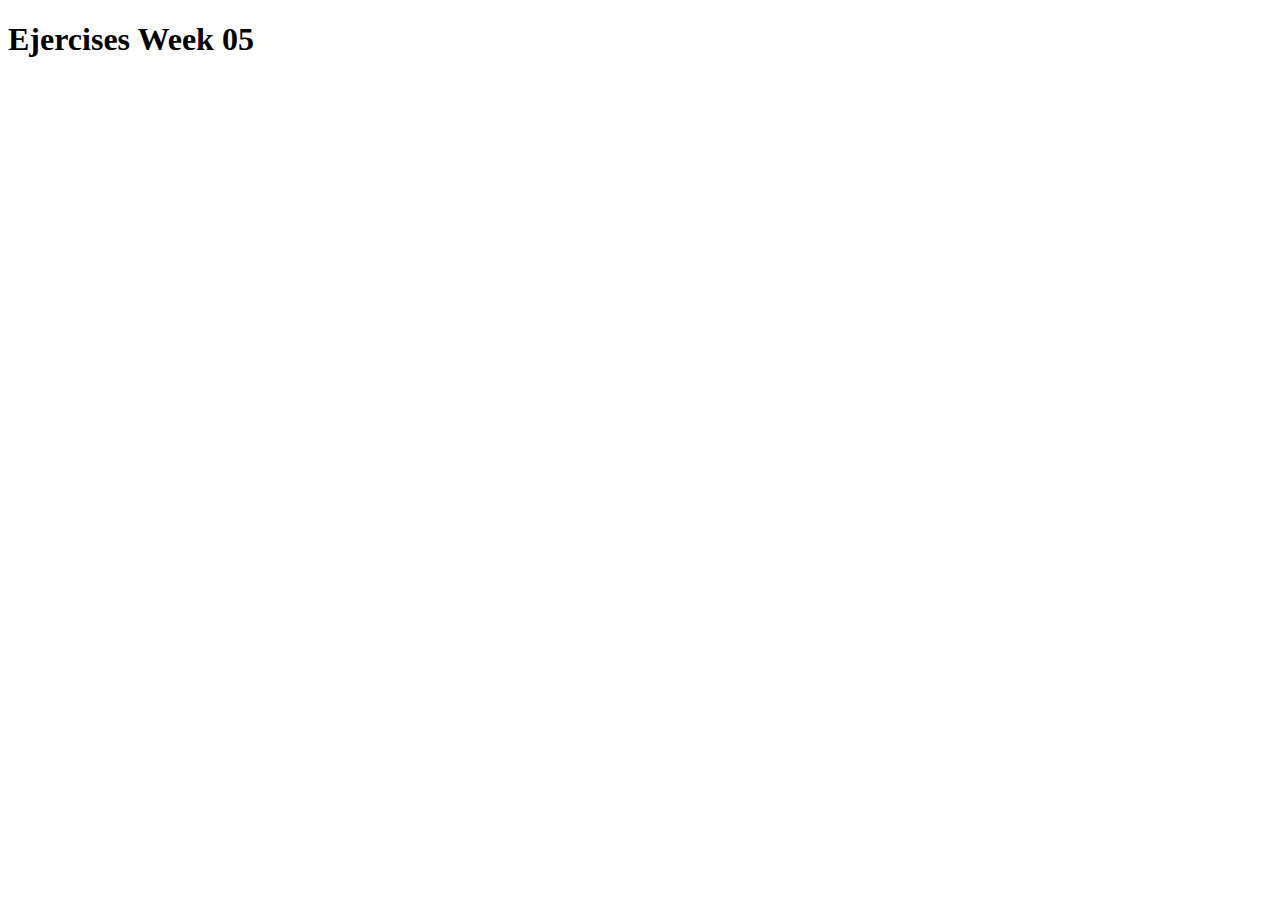
<file: Week-05/index.html>
<!DOCTYPE html>
<html lang="en">
<head>
    <meta charset="UTF-8">
    <meta http-equiv="X-UA-Compatible" content="IE=edge">
    <meta name="viewport" content="width=device-width, initial-scale=1.0">
    <script src="exercises/01-variables-and-operators.js"></script>
    <script src="exercises/02-strings.js"></script>
    <script src="exercises/03-arrays.js"></script>
    <script src="exercises/04-if-else.js"></script>
    <script src="exercises/05-for.js"></script>
    <script src="exercises/06-functions.js"></script>
    <title>Ejercises Week 05</title>
</head>
<body>
    <h1>Ejercises Week 05</h1>
</body>
</html>
</file>
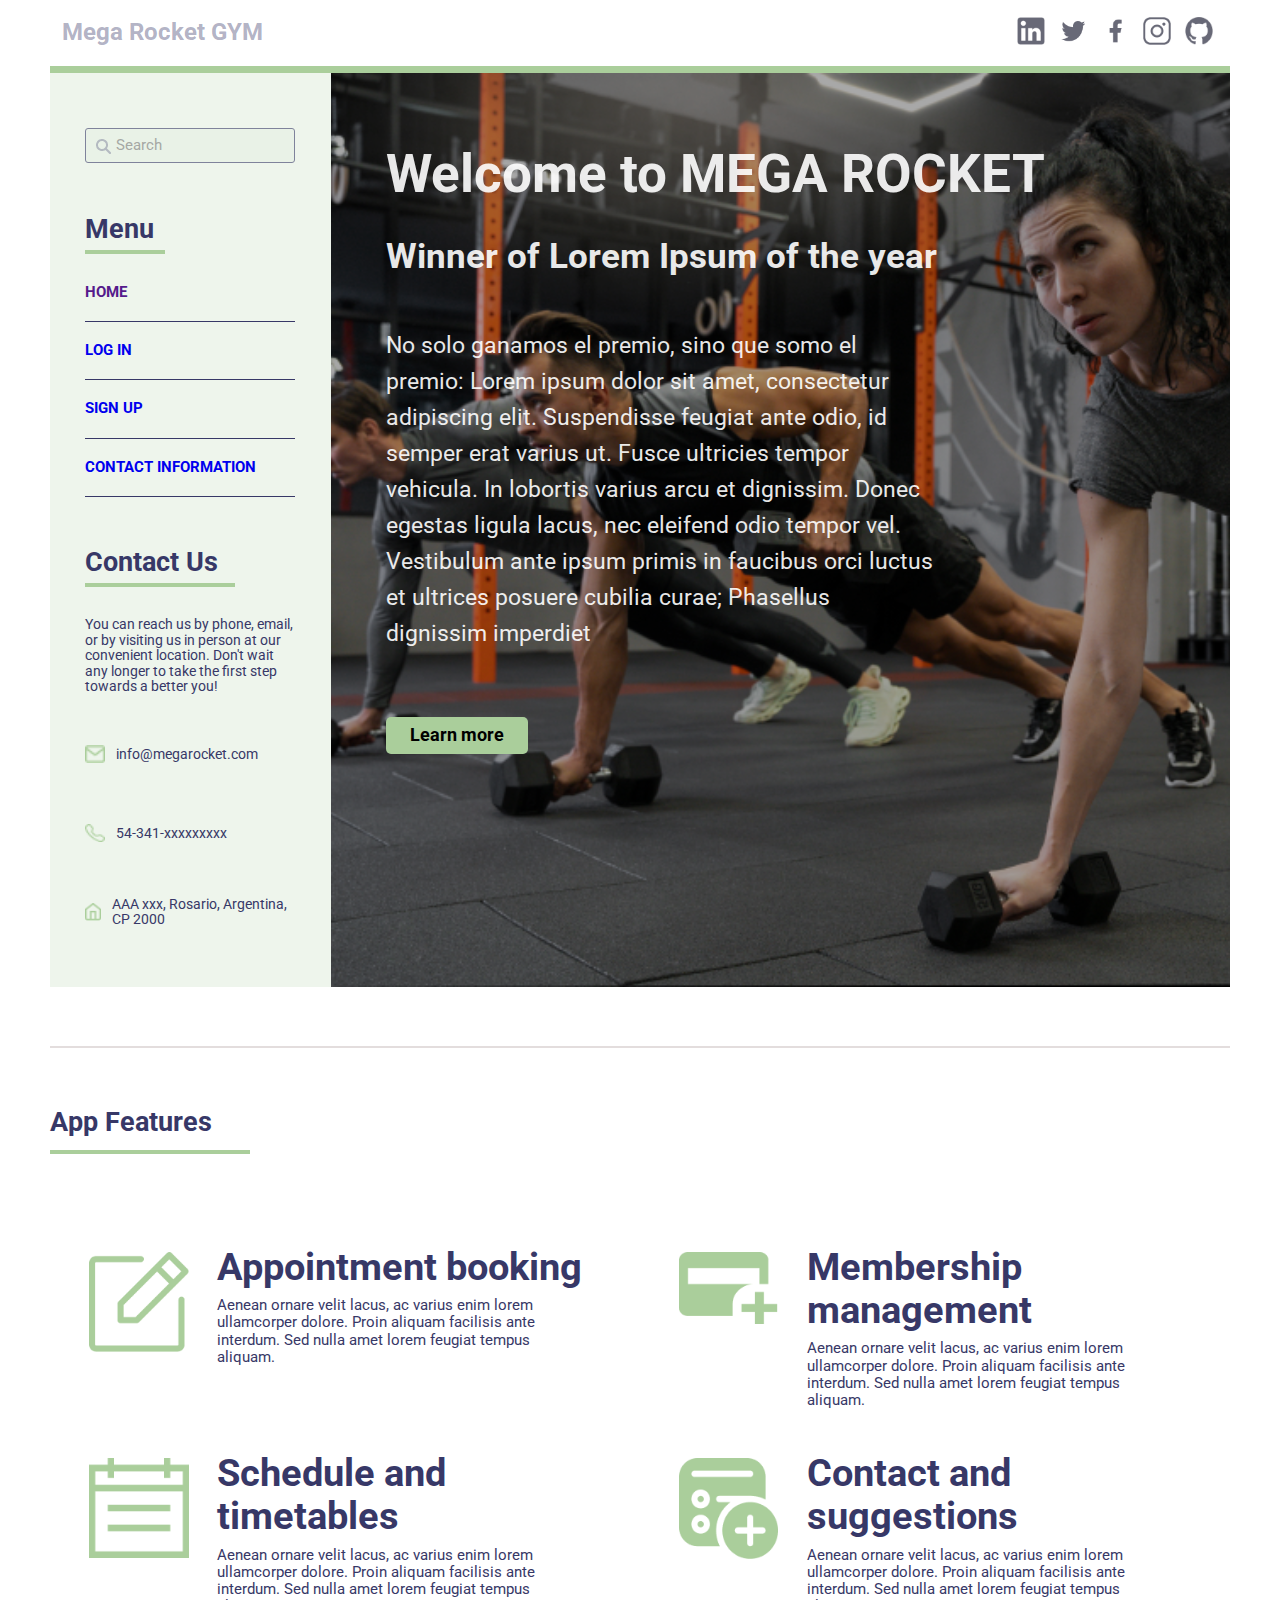
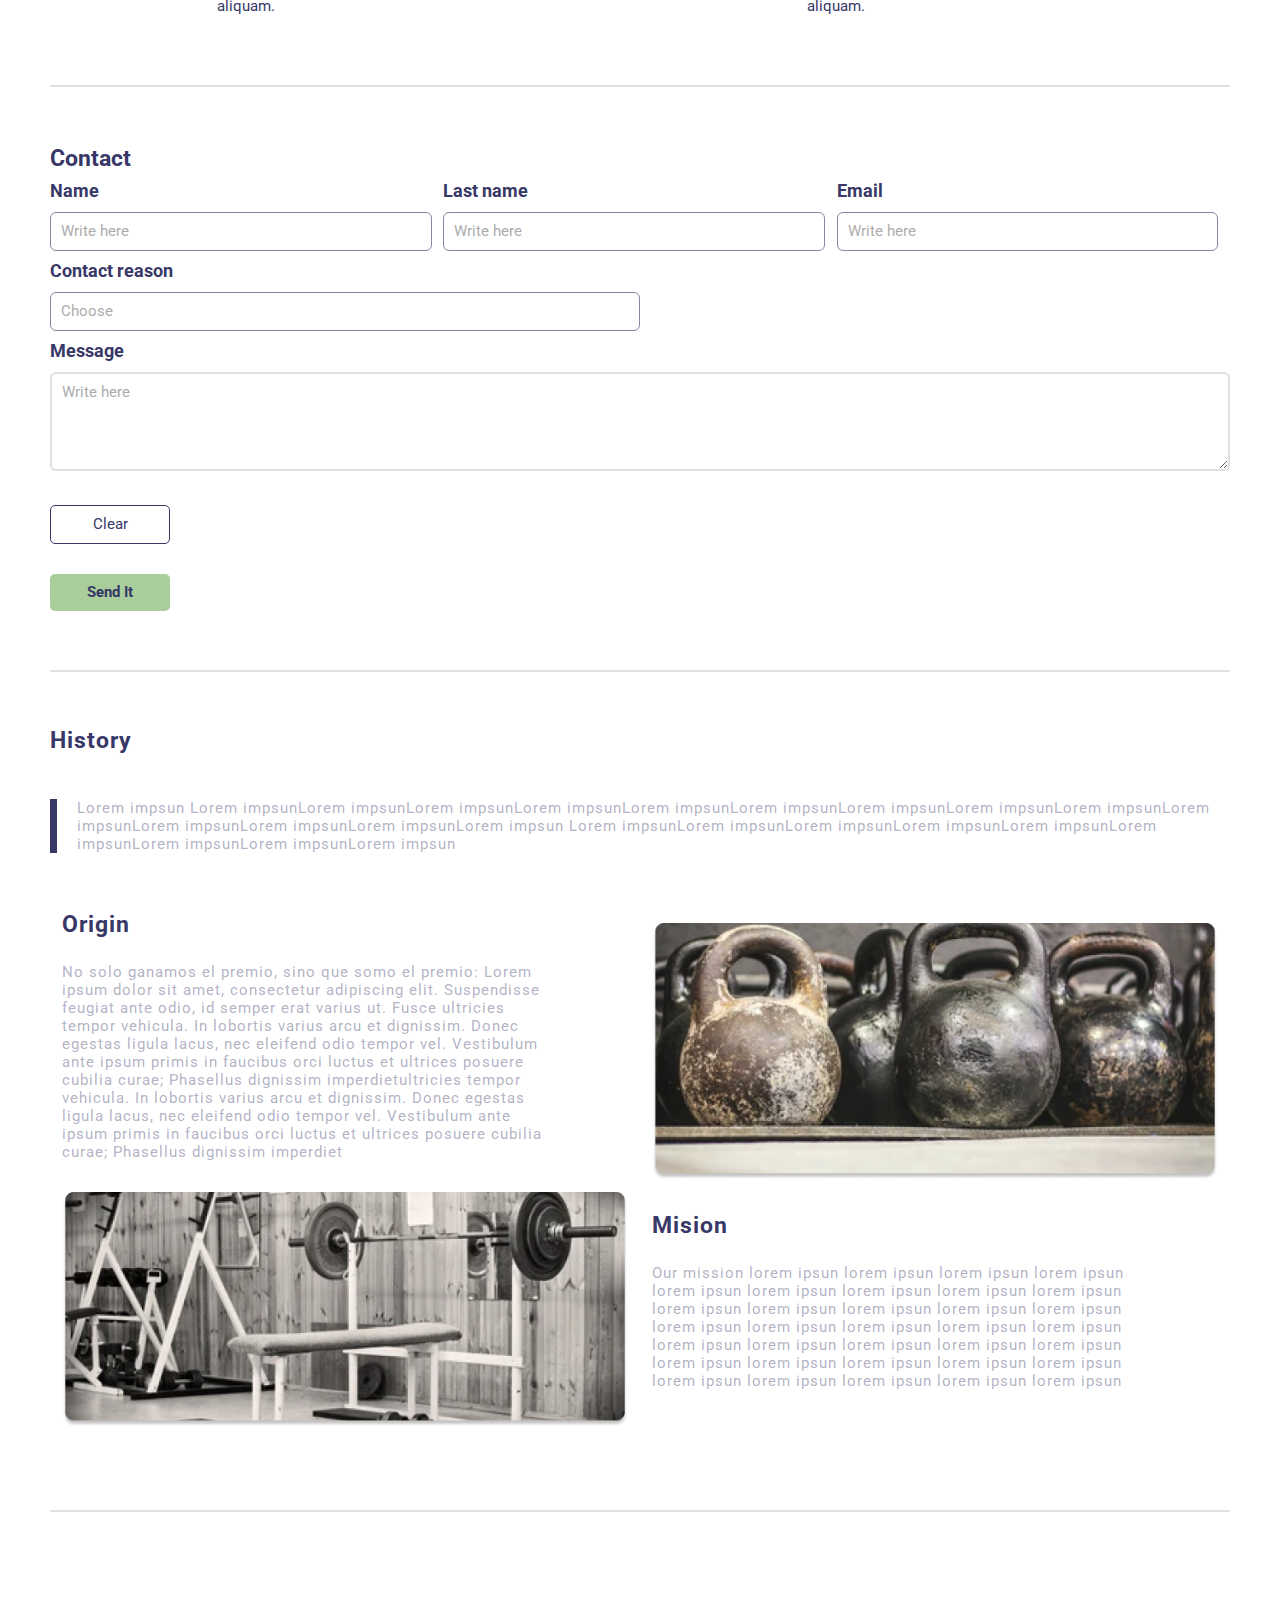
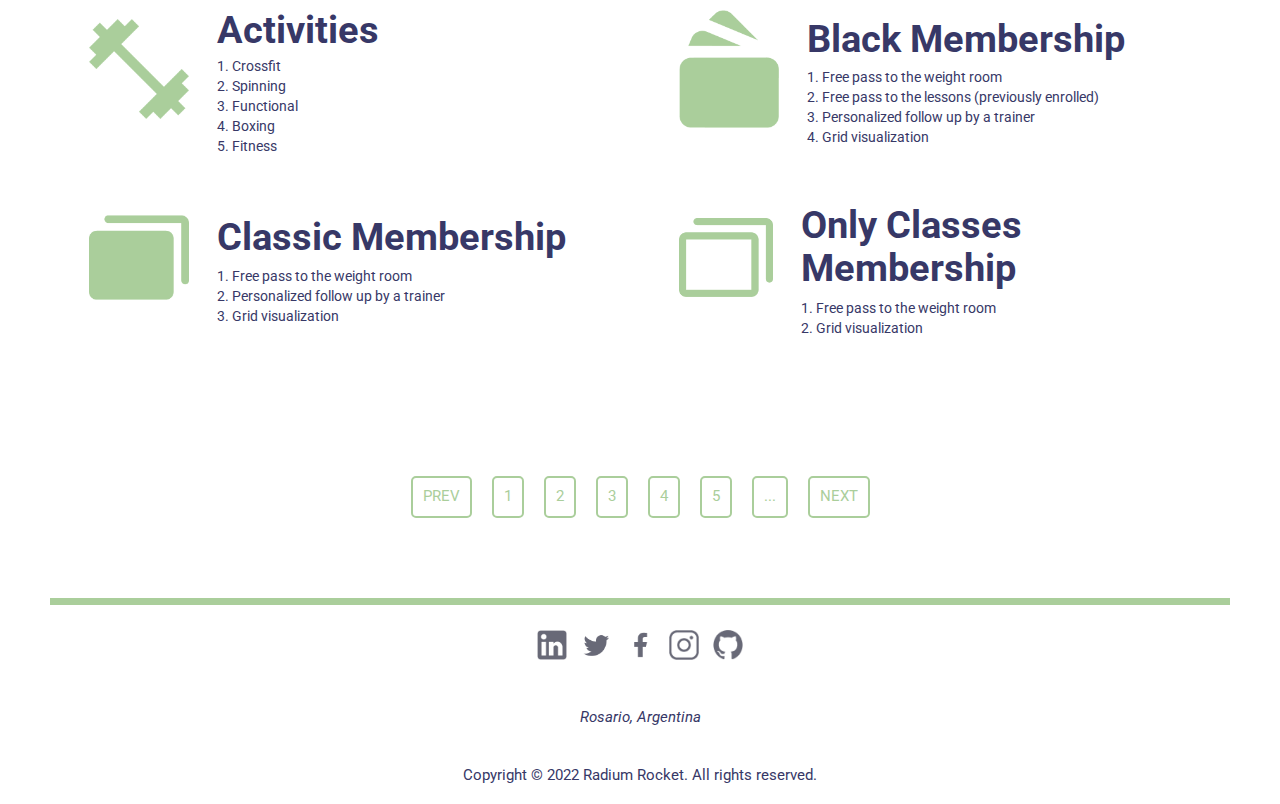
<file: Week-06/views/index.html>
<!DOCTYPE html>
<html lang="en">
<head>
    <meta charset="UTF-8">
    <meta http-equiv="X-UA-Compatible" content="IE=edge">
    <meta name="viewport" content="width=device-width, initial-scale=1.0">
    <title>Mega Rocket - Home</title>
    <link rel="stylesheet" type="text/css" href="../css/reset.css">
    <link rel="stylesheet" type="text/css" href="../css/header.css">
    <link rel="stylesheet" type="text/css" href="../css/main.css">
    <link rel="stylesheet" type="text/css" href="../css/footer.css">
    <link rel="preconnect" href="https://fonts.googleapis.com">
    <link rel="preconnect" href="https://fonts.gstatic.com" crossorigin>
    <link href="https://fonts.googleapis.com/css2?family=Roboto:ital,wght@0,100;0,300;0,400;0,500;0,700;0,900;1,100;1,300;1,400;1,500;1,700;1,900&display=swap" rel="stylesheet">
    <script src="../js/contact.js"></script>
</head>
<body>
    <header>
        <div id="icon-menu">
            <a href=""><img src="../../assets/imgs/menu.png" alt="menu"></a>
        </div>
        <div class="title">
            <h1>Mega Rocket GYM</h1>
        </div>
        <div class="icons">
            <a href=""><img src="../../assets/imgs/linkedin.png" alt="linkedin"></a>
            <a href=""><img src="../../assets/imgs/twitter.png" alt="twitter"></a>
            <a href=""><img src="../../assets/imgs/facebook.png" alt="facebook"></a> 
            <a href=""><img src="../../assets/imgs/instagram.png" alt="instagram"></a>
            <a href=""><img src="../../assets/imgs/github.png" alt="github"></a>  
        </div>
    </header>
    <main>
        <section class="home">
            <div class="sidebar">
                <div class="item">
                    <input type="search" id="search" name="Search" placeholder="Search">
                </div>
                <div class="item">
                    <h2>Menu</h2>
                    <nav id="menu">
                        <ul>
                            <li><a href="">HOME</a></li>
                            <li><a href="login.html">LOG IN</a></li>
                            <li><a href="sign-up.html">SIGN UP</a></li>
                            <li><a href="#contact-form">CONTACT INFORMATION</a></li>
                        </ul>
                    </nav>
                </div>
                <div class="item">
                    <h3>Contact Us</h3>
                    <p>
                        You can reach us by phone, email, or by visiting us 
                        in person at our convenient location. Don't wait 
                        any longer to take the first step towards a better you!
                    </p>
                </div>
                <div class="container-contact">
                    <div class="item" id="email">
                        <img src="../../assets/imgs/mail.png" alt="mail">
                        <a href="">info@megarocket.com</a> 
                    </div>
                    <div class="item" id="phone">
                        <img src="../../assets/imgs/phone.png" alt="phone">
                        <a>54-341-xxxxxxxxx</a>
                    </div>
                    <div class="item" id="address">
                        <img src="../../assets/imgs/address.png" alt="address">
                        <a>AAA xxx, Rosario, Argentina, CP 2000</a>
                    </div>
                </div>
            </div>
            <div class="welcome">
                <nav id="menu-mobile">
                    <ul>
                        <li><a href="login.html">LOG IN</a></li>
                        <li><a href="sign-up.html">SIGN UP</a></li>
                        <li><a href="#contact-form">CONTACT</a></li>
                    </ul>
                </nav>                
                <h2>Welcome to MEGA ROCKET</h2>
                <h3>Winner of Lorem Ipsum of the year</h3>
                <img src="../../assets/imgs/mega-rocket.png" alt="mega-rocket-img"> 
                <p>
                    No solo ganamos el premio, sino que somo el premio:
                    Lorem ipsum dolor sit amet, consectetur adipiscing elit. Suspendisse feugiat ante odio, 
                    id semper erat varius ut. Fusce ultricies tempor vehicula. In lobortis varius arcu et 
                    dignissim. Donec egestas ligula lacus, nec eleifend odio tempor vel. 
                    Vestibulum ante ipsum primis in faucibus orci luctus et ultrices posuere cubilia curae; 
                    Phasellus dignissim imperdiet
                </p>
                <button type="button">Learn more</button>
                
            </div>
        </section>
        <section class="features">
            <div class="title">
                <h2>App Features</h2>
            </div>
            <div class="container">
                <div class="box">
                    <div class="image">
                        <img src="../../assets/imgs/appointment-booking.png" alt="appointment-booking-img">
                    </div>
                    <div class="text">
                        <h3>Appointment booking</h3>
                        <p>
                            Aenean ornare velit lacus, ac varius enim lorem ullamcorper dolore. 
                            Proin aliquam facilisis ante interdum. Sed nulla amet lorem feugiat tempus aliquam.
                        </p>
                    </div>
                </div>
                <div class="box">
                    <div class="image">
                        <img src="../../assets/imgs/membership-management.png" alt="membership-management-img">
                    </div>
                    <div class="text">
                        <h3>Membership management</h3>
                        <p>
                            Aenean ornare velit lacus, ac varius enim lorem ullamcorper dolore. 
                            Proin aliquam facilisis ante interdum. Sed nulla amet lorem feugiat tempus aliquam.
                        </p>
                    </div>
                </div>
                <div class="box">
                    <div class="image">
                        <img src="../../assets/imgs/schedule-timetables.png" alt="schedule-timetables-img">
                    </div>
                    <div class="text">
                        <h3>Schedule and timetables</h3>
                        <p>
                            Aenean ornare velit lacus, ac varius enim lorem ullamcorper dolore. 
                            Proin aliquam facilisis ante interdum. Sed nulla amet lorem feugiat tempus aliquam.
                        </p>
                    </div>
                </div>
                <div class="box">
                    <div class="image">
                        <img src="../../assets/imgs/contact-sugestions.png" alt="contact-sugestions-img">
                    </div>
                    <div class="text">
                        <h3>Contact and suggestions</h3>
                        <p>
                            Aenean ornare velit lacus, ac varius enim lorem ullamcorper dolore. 
                            Proin aliquam facilisis ante interdum. Sed nulla amet lorem feugiat tempus aliquam.
                        </p>
                    </div>
                </div>
            </div>
        </section>
        <section class="contact-form" id="contact-form">
            <h2>Contact</h2>
            <form>
                <div class="contact-data">
                    <div id="name" class="contact">
                        <label>Name</label>
                        <input type="text" id="nameInput" name="name" placeholder="Write here">
                    </div>
                    <div id="lname" class="contact">
                        <label>Last name</label>
                        <input type="text" id="lnameInput" name="lname" placeholder="Write here">
                    </div>
                    <div id="form-email" class="contact">
                        <label>Email</label>
                        <input type="text" id="emailInput" name="email" placeholder="Write here">
                    </div>
                </div>
                <div id="contact-list">
                    <label>Contact reason</label>
                    <input type="text" list="reason" id="reasonList" name="contact" placeholder="Choose">
                    <datalist id="reason" >
                        <option value="I want to know about membership and cost">
                        <option value="I want to make a question or suggestion">
                        <option value="I want to make a contact">
                    </datalist> 
                </div>
                <div id="message">
                    <label>Message</label>
                    <textarea id="messageInput" placeholder="Write here"></textarea>
                </div>
                <div class="button">
                    <button type="button" id="button-clear">Clear</button>
                </div>
                <div class="button">
                    <button type="button" id="button-send">Send It</button>
                </div>
            </form>
        </section>
        <section class="history-origin-mision">
            <div id="history">
                <h2>History</h2>
                <p>
                    Lorem impsun Lorem impsunLorem impsunLorem impsunLorem impsunLorem impsunLorem impsunLorem 
                    impsunLorem impsunLorem impsunLorem impsunLorem impsunLorem impsunLorem impsunLorem impsun
                    Lorem impsunLorem impsunLorem impsunLorem impsunLorem impsunLorem impsunLorem impsunLorem 
                    impsunLorem impsun
                </p>
            </div>
            <div id="origin-mision">
                <div class="box-content">
                    <div class="text">
                        <h2>Origin</h2>
                        <p>
                            No solo ganamos el premio, sino que somo el premio: Lorem ipsum dolor sit amet, 
                            consectetur adipiscing elit. Suspendisse feugiat ante odio, id semper erat varius ut. 
                            Fusce ultricies tempor vehicula. In lobortis varius arcu et dignissim. Donec egestas 
                            ligula lacus, nec eleifend odio tempor vel. Vestibulum ante ipsum primis in faucibus 
                            orci luctus et ultrices posuere cubilia curae; Phasellus dignissim imperdietultricies 
                            tempor vehicula. In lobortis varius arcu et dignissim. Donec egestas ligula lacus, 
                            nec eleifend odio tempor vel. Vestibulum ante ipsum primis in faucibus orci luctus 
                            et ultrices posuere cubilia curae; Phasellus dignissim 
                            imperdiet
                        </p>
                    </div>
                    <div class="image">
                        <img src="../../assets/imgs/dumbbells-1.png" alt="dumbbells-1">
                    </div>
                </div>
                <div class="box-content-2">
                    <div class="image-2">
                        <img src="../../assets/imgs/dumbbells-2.png" alt="dumbbells-2">
                    </div>
                    <div class="image-2">
                        <img src="../../assets/imgs/dumbbells-1.png" alt="dumbbells-1">
                    </div>
                </div>
                <div class="box-content">
                    <div class="image">
                        <img src="../../assets/imgs/dumbbells-2.png" alt="dumbbells-2">
                    </div>
                    <div class="text">
                        <h2>Mision</h2>
                        <p>
                            Our mission lorem ipsun lorem ipsun lorem ipsun lorem ipsun lorem ipsun lorem ipsun 
                            lorem ipsun lorem ipsun lorem ipsun lorem ipsun lorem ipsun lorem ipsun lorem ipsun 
                            lorem ipsun lorem ipsun lorem ipsun lorem ipsun lorem ipsun lorem ipsun lorem ipsun 
                            lorem ipsun lorem ipsun lorem ipsun lorem ipsun lorem ipsun lorem ipsun lorem ipsun 
                            lorem ipsun lorem ipsun lorem ipsun lorem ipsun lorem ipsun lorem ipsun lorem ipsun 
                        </p>
                    </div>
                </div> 
            </div>
        </section>
        <section class="more-content">
            <div class="container">
                <div class="box">
                    <div class="image">
                        <img src="../../assets/imgs/activities.png" alt="activities">
                    </div>
                    <div class="text">
                        <h3>Activities</h3>
                        <ol class="text-ol">
                            <li>Crossfit</li>
                            <li>Spinning</li>
                            <li>Functional</li>
                            <li>Boxing</li>
                            <li>Fitness</li>
                        </ol> 
                    </div>
                </div>
                <div class="box">
                    <div class="image">
                        <img src="../../assets/imgs/black-membership.png" alt="black-membership">
                    </div>
                    <div class="text">
                        <h3>Black Membership</h3>
                        <ol class="text-ol">
                            <li>Free pass to the weight room</li>
                            <li>Free pass to the lessons (previously enrolled)</li>
                            <li>Personalized follow up by a trainer</li>
                            <li>Grid visualization</li>
                        </ol>  
                    </div>
                </div>
                <div class="box">
                    <div class="image">
                        <img src="../../assets/imgs/classic-membership.png" alt="classic-membership">
                    </div>
                    <div class="text">
                        <h3>Classic Membership</h3>
                        <ol class="text-ol">
                            <li>Free pass to the weight room</li>
                            <li>Personalized follow up by a trainer</li>
                            <li>Grid visualization</li>
                        </ol>  
                    </div>
                </div>            
                <div class="box">
                    <div class="image">
                        <img src="../../assets/imgs/only-classes-membership.png" alt="only-classes-membership">
                    </div>
                    <div class="text">
                        <h3>Only Classes Membership</h3>
                        <ol class="text-ol">
                            <li>Free pass to the weight room</li>
                            <li>Grid visualization</li>
                        </ol>
                    </div>
                </div>  
            </div>
        </section>
        <div class="pagination">
            <ul>
                <li><a href="#">PREV</a></li>
                <li><a href="#">1</a></li>
                <li><a href="#">2</a></li>
                <li><a href="#">3</a></li>
                <li><a href="#">4</a></li>
                <li><a href="#">5</a></li>
                <li><a href="#">...</a></li>
                <li><a href="#">NEXT</a></li>
            </ul>
        </div>
    </main>
    <footer>
        <div class="icons">
            <a href=""><img src="../../assets/imgs/linkedin.png" alt="linkedin"></a>
            <a href=""><img src="../../assets/imgs/twitter.png" alt="twitter"></a>
            <a href=""><img src="../../assets/imgs/facebook.png" alt="facebook"></a> 
            <a href=""><img src="../../assets/imgs/instagram.png" alt="instagram"></a>
            <a href=""><img src="../../assets/imgs/github.png" alt="github"></a>  
        </div>
        <address>Rosario, Argentina</address>
        <p>Copyright © 2022 Radium Rocket. All rights reserved.</p>
    </footer>  
</body>
</html>
</file>
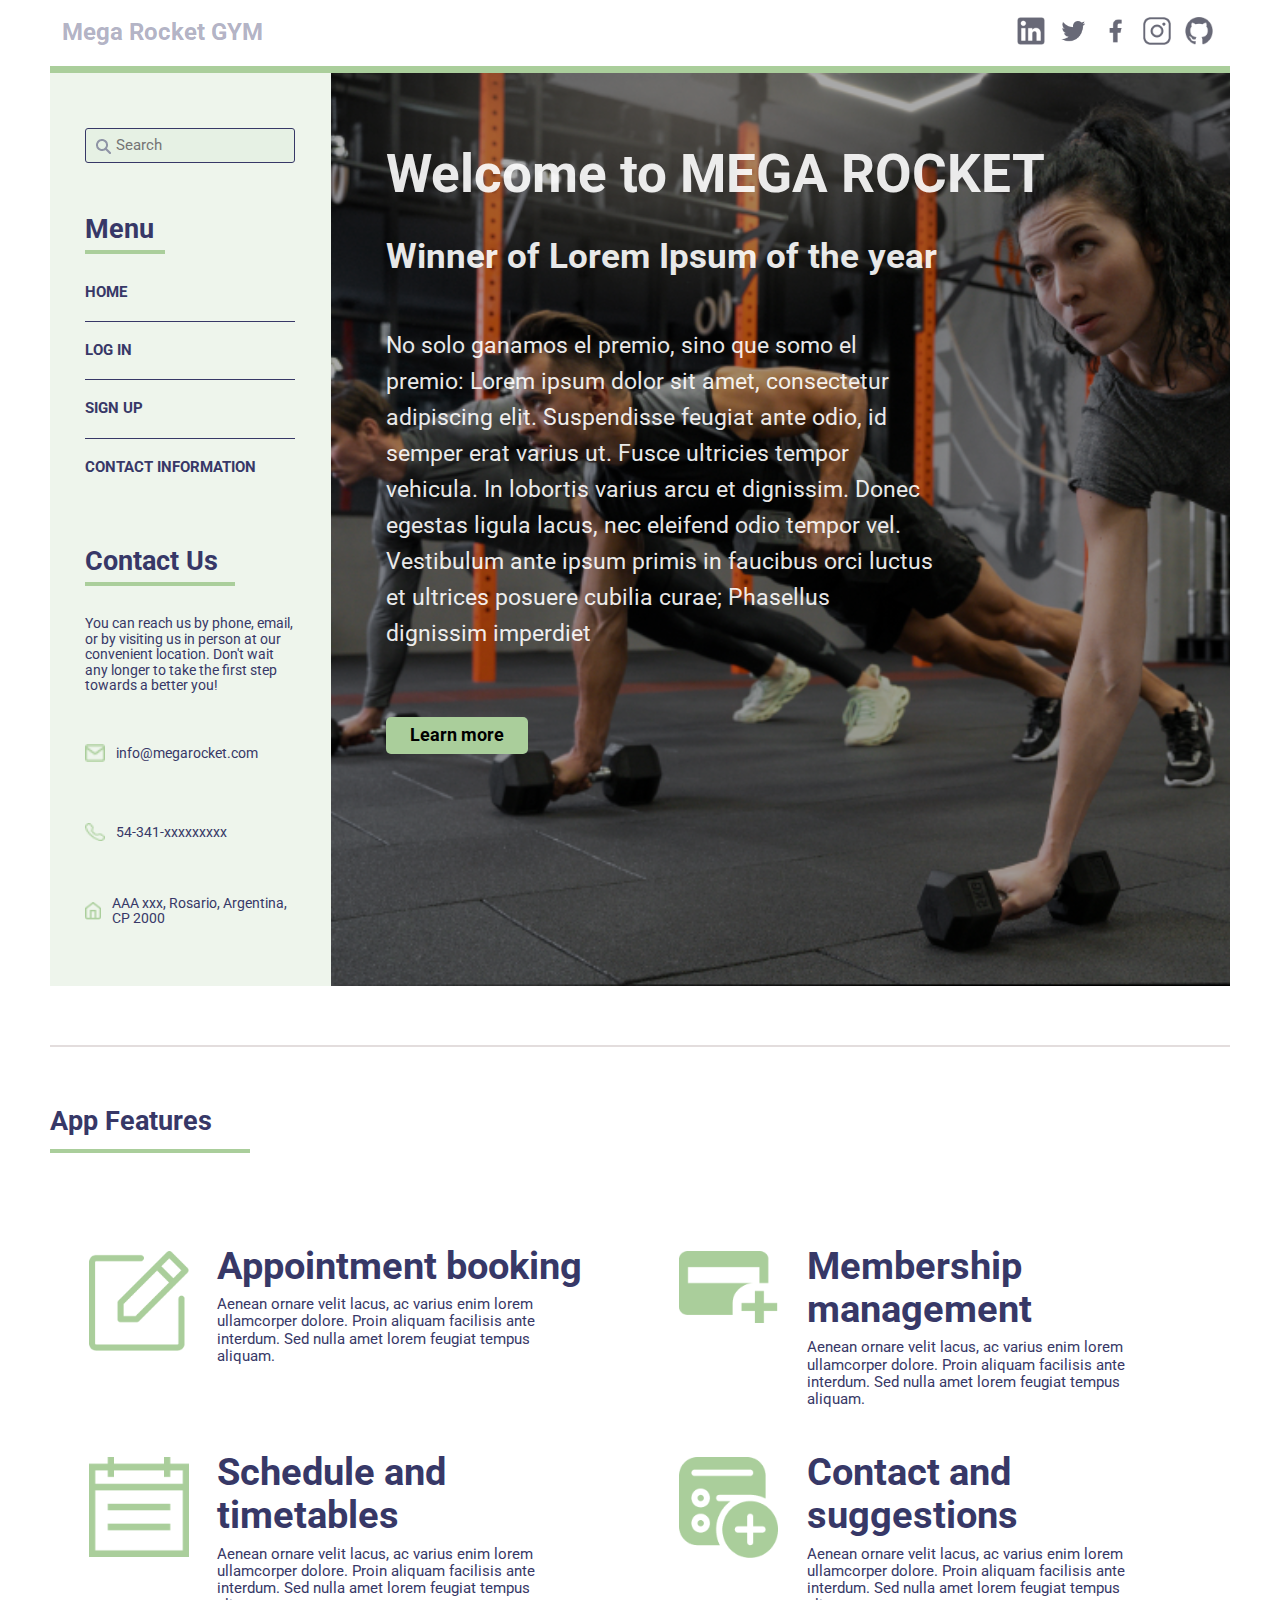
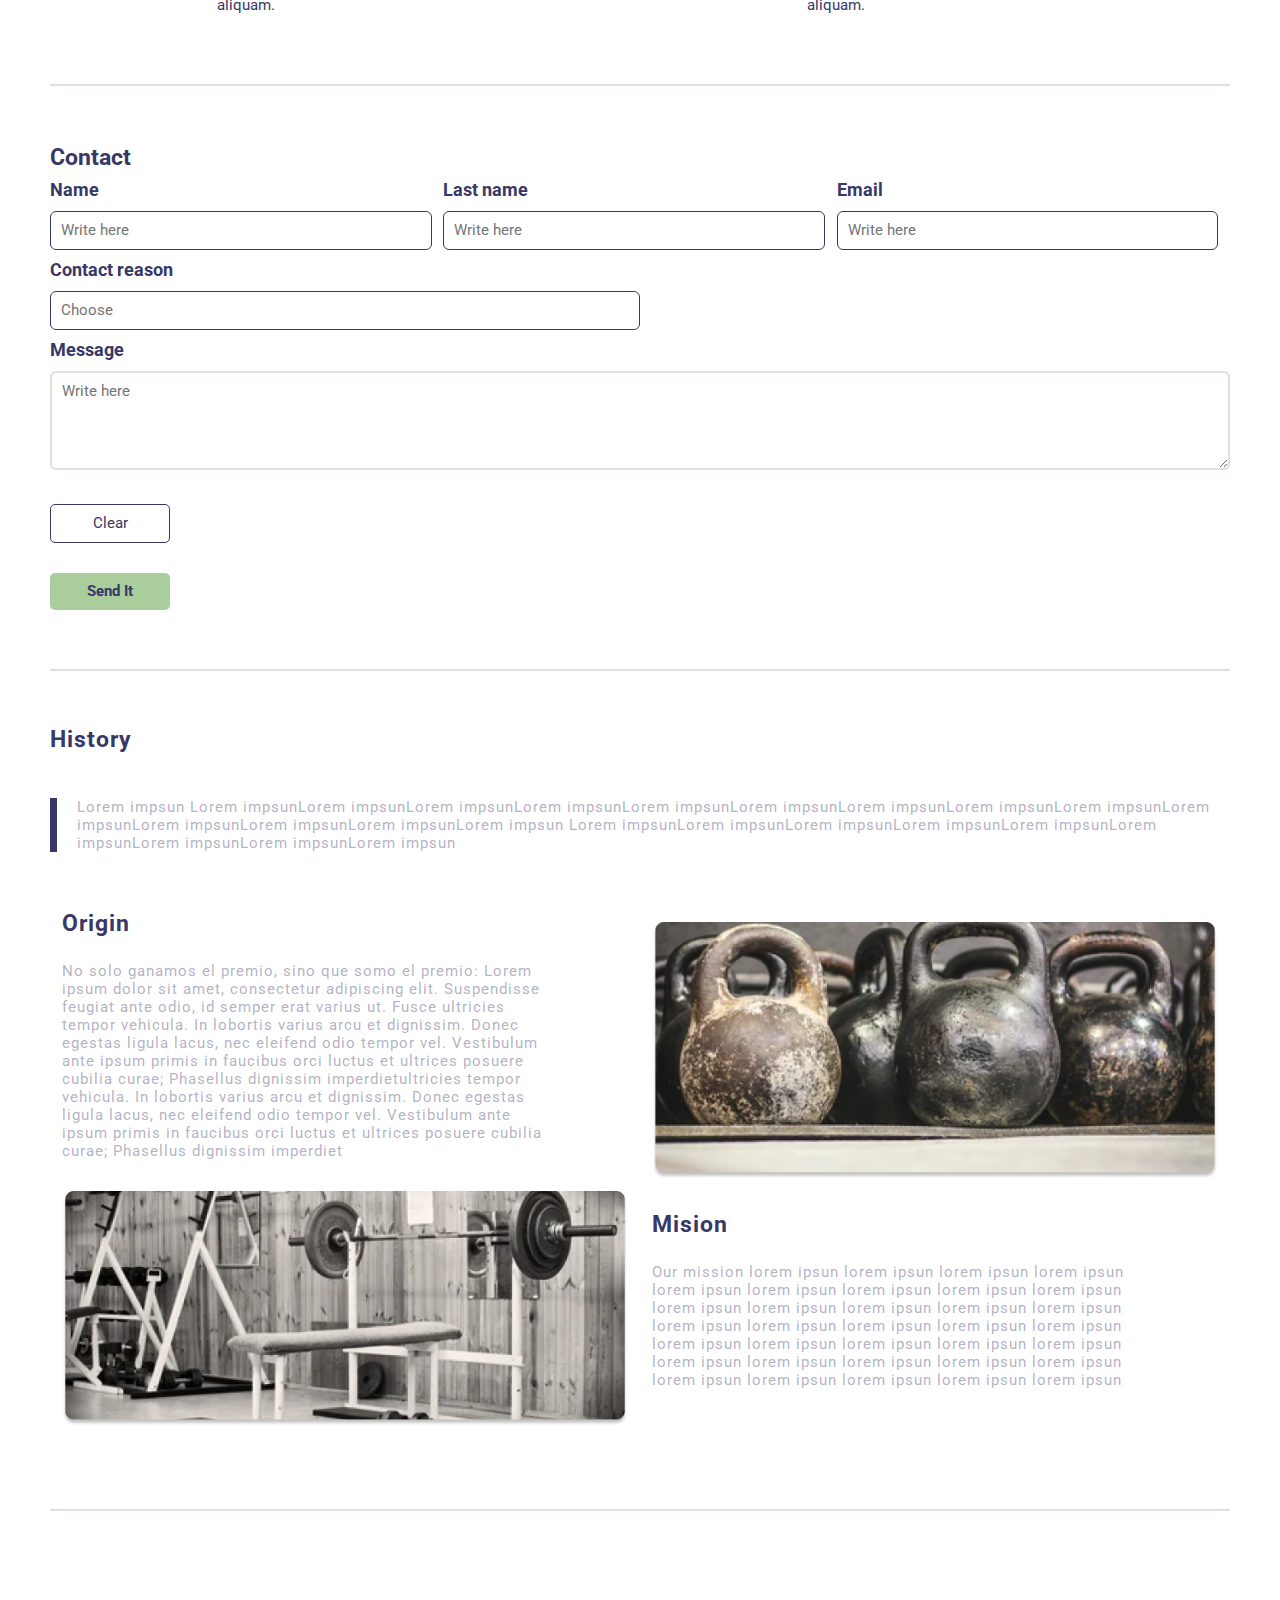
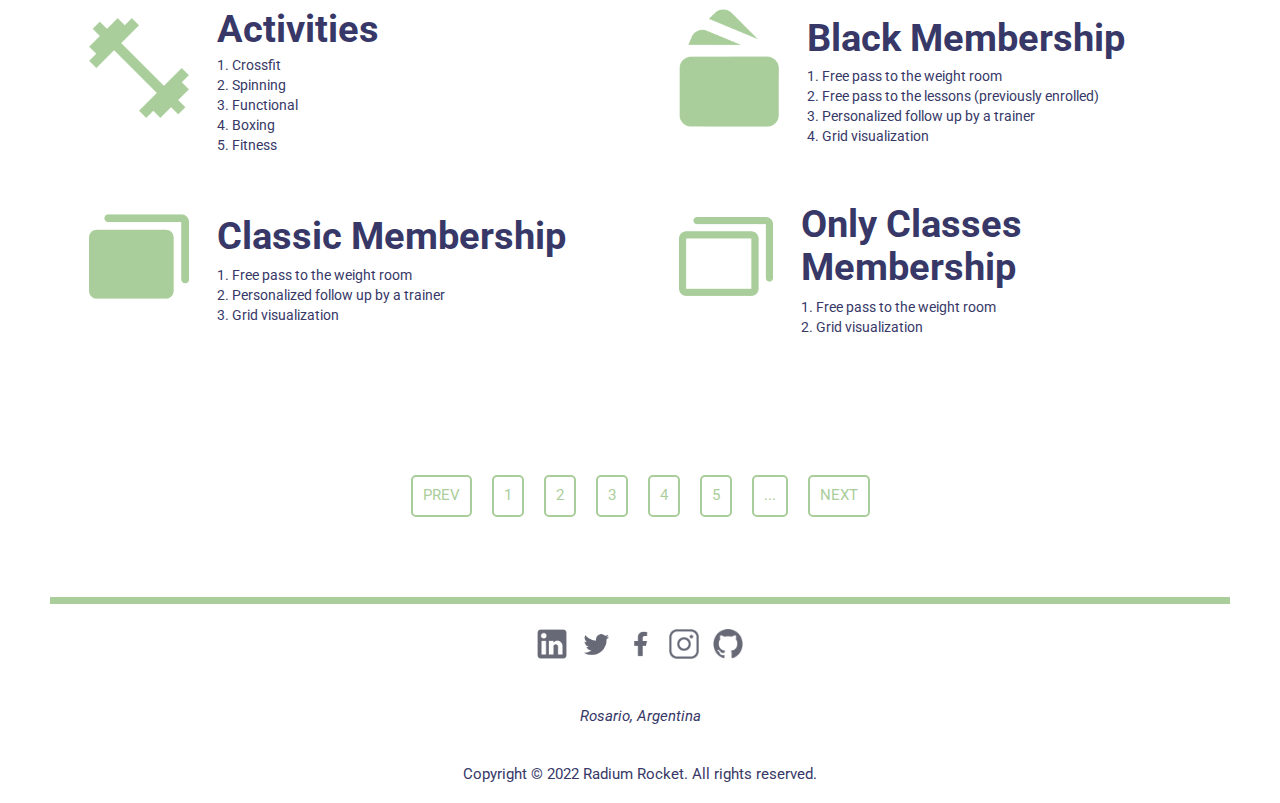
<file: Week-07/views/index.html>
<!DOCTYPE html>
<html lang="en">
<head>
    <meta charset="UTF-8">
    <meta http-equiv="X-UA-Compatible" content="IE=edge">
    <meta name="viewport" content="width=device-width, initial-scale=1.0">
    <title>Mega Rocket - Home</title>
    <link rel="stylesheet" type="text/css" href="../css/reset.css">
    <link rel="stylesheet" type="text/css" href="../css/header.css">
    <link rel="stylesheet" type="text/css" href="../css/main.css">
    <link rel="stylesheet" type="text/css" href="../css/footer.css">
    <link rel="preconnect" href="https://fonts.googleapis.com">
    <link rel="preconnect" href="https://fonts.gstatic.com" crossorigin>
    <link href="https://fonts.googleapis.com/css2?family=Roboto:ital,wght@0,100;0,300;0,400;0,500;0,700;0,900;1,100;1,300;1,400;1,500;1,700;1,900&display=swap" rel="stylesheet">
    <script src="../js/contact.js"></script>
</head>
<body>
    <header>
        <div id="icon-menu">
            <a href=""><img src="../../assets/imgs/menu.png" alt="menu"></a>
        </div>
        <div class="title">
            <h1>Mega Rocket GYM</h1>
        </div>
        <div class="icons">
            <a href=""><img src="../../assets/imgs/linkedin.png" alt="linkedin"></a>
            <a href=""><img src="../../assets/imgs/twitter.png" alt="twitter"></a>
            <a href=""><img src="../../assets/imgs/facebook.png" alt="facebook"></a> 
            <a href=""><img src="../../assets/imgs/instagram.png" alt="instagram"></a>
            <a href=""><img src="../../assets/imgs/github.png" alt="github"></a>  
        </div>
    </header>
    <main>
        <section class="home">
            <div class="sidebar">
                <div class="item">
                    <input type="search" id="search" name="Search" placeholder="Search">
                </div>
                <div class="item">
                    <h2>Menu</h2>
                    <nav id="menu">
                        <ul>
                            <li><a href="">HOME</a></li>
                            <li><a href="login.html">LOG IN</a></li>
                            <li><a href="sign-up.html">SIGN UP</a></li>
                            <li><a href="#contact-form">CONTACT INFORMATION</a></li>
                        </ul>
                    </nav>
                </div>
                <div class="item">
                    <h3>Contact Us</h3>
                    <p>
                        You can reach us by phone, email, or by visiting us 
                        in person at our convenient location. Don't wait 
                        any longer to take the first step towards a better you!
                    </p>
                </div>
                <div class="container-contact">
                    <div class="item" id="email">
                        <img src="../../assets/imgs/mail.png" alt="mail">
                        <a href="">info@megarocket.com</a> 
                    </div>
                    <div class="item" id="phone">
                        <img src="../../assets/imgs/phone.png" alt="phone">
                        <a>54-341-xxxxxxxxx</a>
                    </div>
                    <div class="item" id="address">
                        <img src="../../assets/imgs/address.png" alt="address">
                        <a>AAA xxx, Rosario, Argentina, CP 2000</a>
                    </div>
                </div>
            </div>
            <div class="welcome">
                <nav id="menu-mobile">
                    <ul>
                        <li><a href="login.html">LOG IN</a></li>
                        <li><a href="sign-up.html">SIGN UP</a></li>
                        <li><a href="#contact-form">CONTACT</a></li>
                    </ul>
                </nav>                
                <h2>Welcome to MEGA ROCKET</h2>
                <h3>Winner of Lorem Ipsum of the year</h3>
                <img src="../../assets/imgs/mega-rocket.png" alt="mega-rocket-img"> 
                <p>
                    No solo ganamos el premio, sino que somo el premio:
                    Lorem ipsum dolor sit amet, consectetur adipiscing elit. Suspendisse feugiat ante odio, 
                    id semper erat varius ut. Fusce ultricies tempor vehicula. In lobortis varius arcu et 
                    dignissim. Donec egestas ligula lacus, nec eleifend odio tempor vel. 
                    Vestibulum ante ipsum primis in faucibus orci luctus et ultrices posuere cubilia curae; 
                    Phasellus dignissim imperdiet
                </p>
                <button type="button">Learn more</button>
                
            </div>
        </section>
        <section class="features">
            <div class="title">
                <h2>App Features</h2>
            </div>
            <div class="container">
                <div class="box">
                    <div class="image">
                        <img src="../../assets/imgs/appointment-booking.png" alt="appointment-booking-img">
                    </div>
                    <div class="text">
                        <h3>Appointment booking</h3>
                        <p>
                            Aenean ornare velit lacus, ac varius enim lorem ullamcorper dolore. 
                            Proin aliquam facilisis ante interdum. Sed nulla amet lorem feugiat tempus aliquam.
                        </p>
                    </div>
                </div>
                <div class="box">
                    <div class="image">
                        <img src="../../assets/imgs/membership-management.png" alt="membership-management-img">
                    </div>
                    <div class="text">
                        <h3>Membership management</h3>
                        <p>
                            Aenean ornare velit lacus, ac varius enim lorem ullamcorper dolore. 
                            Proin aliquam facilisis ante interdum. Sed nulla amet lorem feugiat tempus aliquam.
                        </p>
                    </div>
                </div>
                <div class="box">
                    <div class="image">
                        <img src="../../assets/imgs/schedule-timetables.png" alt="schedule-timetables-img">
                    </div>
                    <div class="text">
                        <h3>Schedule and timetables</h3>
                        <p>
                            Aenean ornare velit lacus, ac varius enim lorem ullamcorper dolore. 
                            Proin aliquam facilisis ante interdum. Sed nulla amet lorem feugiat tempus aliquam.
                        </p>
                    </div>
                </div>
                <div class="box">
                    <div class="image">
                        <img src="../../assets/imgs/contact-sugestions.png" alt="contact-sugestions-img">
                    </div>
                    <div class="text">
                        <h3>Contact and suggestions</h3>
                        <p>
                            Aenean ornare velit lacus, ac varius enim lorem ullamcorper dolore. 
                            Proin aliquam facilisis ante interdum. Sed nulla amet lorem feugiat tempus aliquam.
                        </p>
                    </div>
                </div>
            </div>
        </section>
        <section class="contact-form" id="contact-form">
            <h2>Contact</h2>
            <form>
                <div class="contact-data">
                    <div id="name" class="contact">
                        <label>Name</label>
                        <input type="text" id="nameInput" class="input-box" name="name" placeholder="Write here">
                    </div>
                    <div id="lname" class="contact">
                        <label>Last name</label>
                        <input type="text" id="lnameInput" class="input-box" name="lname" placeholder="Write here">
                    </div>
                    <div id="form-email" class="contact">
                        <label>Email</label>
                        <input type="text" id="emailInput" class="input-box" name="email" placeholder="Write here">
                    </div>
                </div>
                <div id="contact-list">
                    <label>Contact reason</label>
                    <input type="text" list="reason" id="reasonList" class="input-box" name="contact" placeholder="Choose">
                    <datalist id="reason" >
                        <option value="I want to know about membership and cost">
                        <option value="I want to make a question or suggestion">
                        <option value="I want to make a contact">
                    </datalist> 
                </div>
                <div id="message">
                    <label>Message</label>
                    <textarea id="messageInput" class="input-box" placeholder="Write here"></textarea>
                </div>
                <div class="button">
                    <button type="button" id="button-clear">Clear</button>
                </div>
                <div class="button">
                    <button type="button" id="button-send">Send It</button>
                </div>
            </form>
        </section>
        <section class="history-origin-mision">
            <div id="history">
                <h2>History</h2>
                <p>
                    Lorem impsun Lorem impsunLorem impsunLorem impsunLorem impsunLorem impsunLorem impsunLorem 
                    impsunLorem impsunLorem impsunLorem impsunLorem impsunLorem impsunLorem impsunLorem impsun
                    Lorem impsunLorem impsunLorem impsunLorem impsunLorem impsunLorem impsunLorem impsunLorem 
                    impsunLorem impsun
                </p>
            </div>
            <div id="origin-mision">
                <div class="box-content">
                    <div class="text">
                        <h2>Origin</h2>
                        <p>
                            No solo ganamos el premio, sino que somo el premio: Lorem ipsum dolor sit amet, 
                            consectetur adipiscing elit. Suspendisse feugiat ante odio, id semper erat varius ut. 
                            Fusce ultricies tempor vehicula. In lobortis varius arcu et dignissim. Donec egestas 
                            ligula lacus, nec eleifend odio tempor vel. Vestibulum ante ipsum primis in faucibus 
                            orci luctus et ultrices posuere cubilia curae; Phasellus dignissim imperdietultricies 
                            tempor vehicula. In lobortis varius arcu et dignissim. Donec egestas ligula lacus, 
                            nec eleifend odio tempor vel. Vestibulum ante ipsum primis in faucibus orci luctus 
                            et ultrices posuere cubilia curae; Phasellus dignissim 
                            imperdiet
                        </p>
                    </div>
                    <div class="image">
                        <img src="../../assets/imgs/dumbbells-1.png" alt="dumbbells-1">
                    </div>
                </div>
                <div class="box-content-2">
                    <div class="image-2">
                        <img src="../../assets/imgs/dumbbells-2.png" alt="dumbbells-2">
                    </div>
                    <div class="image-2">
                        <img src="../../assets/imgs/dumbbells-1.png" alt="dumbbells-1">
                    </div>
                </div>
                <div class="box-content">
                    <div class="image">
                        <img src="../../assets/imgs/dumbbells-2.png" alt="dumbbells-2">
                    </div>
                    <div class="text">
                        <h2>Mision</h2>
                        <p>
                            Our mission lorem ipsun lorem ipsun lorem ipsun lorem ipsun lorem ipsun lorem ipsun 
                            lorem ipsun lorem ipsun lorem ipsun lorem ipsun lorem ipsun lorem ipsun lorem ipsun 
                            lorem ipsun lorem ipsun lorem ipsun lorem ipsun lorem ipsun lorem ipsun lorem ipsun 
                            lorem ipsun lorem ipsun lorem ipsun lorem ipsun lorem ipsun lorem ipsun lorem ipsun 
                            lorem ipsun lorem ipsun lorem ipsun lorem ipsun lorem ipsun lorem ipsun lorem ipsun 
                        </p>
                    </div>
                </div> 
            </div>
        </section>
        <section class="more-content">
            <div class="container">
                <div class="box">
                    <div class="image">
                        <img src="../../assets/imgs/activities.png" alt="activities">
                    </div>
                    <div class="text">
                        <h3>Activities</h3>
                        <ol class="text-ol">
                            <li>Crossfit</li>
                            <li>Spinning</li>
                            <li>Functional</li>
                            <li>Boxing</li>
                            <li>Fitness</li>
                        </ol> 
                    </div>
                </div>
                <div class="box">
                    <div class="image">
                        <img src="../../assets/imgs/black-membership.png" alt="black-membership">
                    </div>
                    <div class="text">
                        <h3>Black Membership</h3>
                        <ol class="text-ol">
                            <li>Free pass to the weight room</li>
                            <li>Free pass to the lessons (previously enrolled)</li>
                            <li>Personalized follow up by a trainer</li>
                            <li>Grid visualization</li>
                        </ol>  
                    </div>
                </div>
                <div class="box">
                    <div class="image">
                        <img src="../../assets/imgs/classic-membership.png" alt="classic-membership">
                    </div>
                    <div class="text">
                        <h3>Classic Membership</h3>
                        <ol class="text-ol">
                            <li>Free pass to the weight room</li>
                            <li>Personalized follow up by a trainer</li>
                            <li>Grid visualization</li>
                        </ol>  
                    </div>
                </div>            
                <div class="box">
                    <div class="image">
                        <img src="../../assets/imgs/only-classes-membership.png" alt="only-classes-membership">
                    </div>
                    <div class="text">
                        <h3>Only Classes Membership</h3>
                        <ol class="text-ol">
                            <li>Free pass to the weight room</li>
                            <li>Grid visualization</li>
                        </ol>
                    </div>
                </div>  
            </div>
        </section>
        <div class="pagination">
            <ul>
                <li><a href="#">PREV</a></li>
                <li><a href="#">1</a></li>
                <li><a href="#">2</a></li>
                <li><a href="#">3</a></li>
                <li><a href="#">4</a></li>
                <li><a href="#">5</a></li>
                <li><a href="#">...</a></li>
                <li><a href="#">NEXT</a></li>
            </ul>
        </div>
    </main>
    <div id="myModal" class="modal">
        <div class="modal-content">
          <p id="modalMessage"></p>
          <span class="close">&times;</span>
        </div>
    </div>
    <footer>
        <div class="icons">
            <a href=""><img src="../../assets/imgs/linkedin.png" alt="linkedin"></a>
            <a href=""><img src="../../assets/imgs/twitter.png" alt="twitter"></a>
            <a href=""><img src="../../assets/imgs/facebook.png" alt="facebook"></a> 
            <a href=""><img src="../../assets/imgs/instagram.png" alt="instagram"></a>
            <a href=""><img src="../../assets/imgs/github.png" alt="github"></a>  
        </div>
        <address>Rosario, Argentina</address>
        <p>Copyright © 2022 Radium Rocket. All rights reserved.</p>
    </footer>  
</body>
</html>
</file>
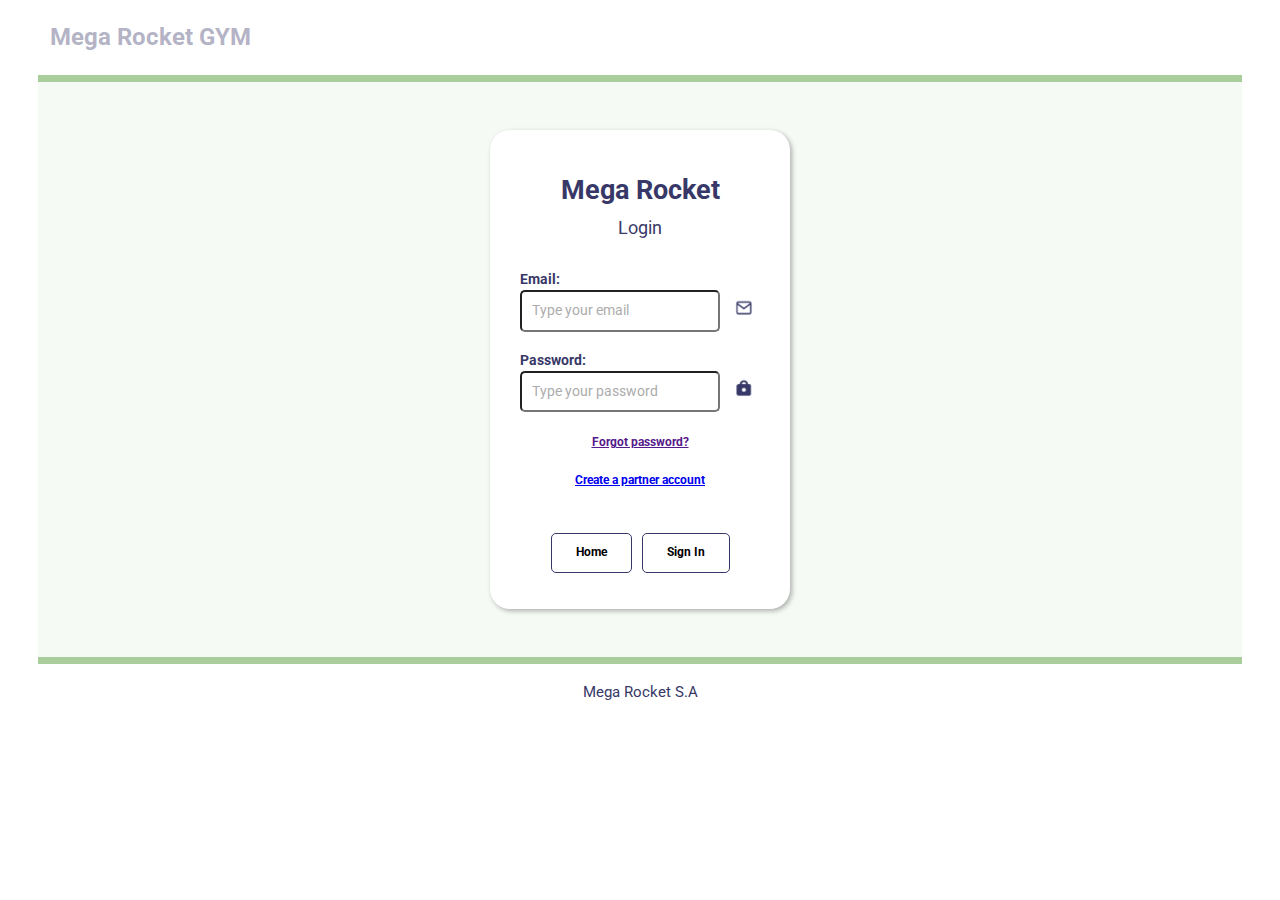
<file: Week-06/views/login.html>
<!DOCTYPE html>
<html lang="en">
<head>
    <meta charset="UTF-8">
    <meta http-equiv="X-UA-Compatible" content="IE=edge">
    <meta name="viewport" content="width=device-width, initial-scale=1.0">
    <title>Mega Rocket - Login</title>
    <link rel="stylesheet" type="text/css" href="../css/reset.css">
    <link rel="stylesheet" type="text/css" href="../css/header.css">
    <link rel="stylesheet" type="text/css" href="../css/login.css">
    <link rel="stylesheet" type="text/css" href="../css/footer.css">
    <link rel="preconnect" href="https://fonts.googleapis.com">
    <link rel="preconnect" href="https://fonts.gstatic.com" crossorigin>
    <link href="https://fonts.googleapis.com/css2?family=Roboto:ital,wght@0,100;0,300;0,400;0,500;0,700;0,900;1,100;1,300;1,400;1,500;1,700;1,900&display=swap" rel="stylesheet">
    <script src="../js/login.js"></script>
</head>
<body>
    <header>
        <div class="title">
            <h1>Mega Rocket GYM</h1>
        </div>
    </header>
    <main>
        <div class="container">
            <div class="box">
                <h2>Mega Rocket</h2>
                <h3>Login</h3>
            </div>
            <div class="box">
                <div class="title">
                    <h4>Email:</h4>
                </div>
                <div class="input-form">
                    <div class="input-text">
                        <input id="emailInput" type="text" placeholder="Type your email">
                    </div>
                    <div class="icon">
                        <img src="../../assets/imgs/mail-signin.png" alt="email">
                    </div>
                </div>
            </div>
            <div class="box">
                <div class="title">
                    <h4>Password:</h4>
                </div>
                <div class="input-form">
                    <div class="input-text">
                        <input id="passInput" placeholder="Type your password">
                    </div>
                    <div class="icon">
                        <img src="../../assets/imgs/pass-singin.png" alt="pass">
                    </div>
                </div>
            </div>
            <div class="box">
                <a href="">Forgot password?</a>
            </div>
            <div class="box">
                <a href="sign-up.html">Create a partner account</a>
            </div>
            <div class="box">
                <div class="button">
                    <button id="home">Home</button>
                    <button id="sign-in">Sign In</button>
                </div>
            </div>
        </div>
    </main>
    <footer>
        <p>Mega Rocket S.A</p>
    </footer>
</body>
</html>
</file>
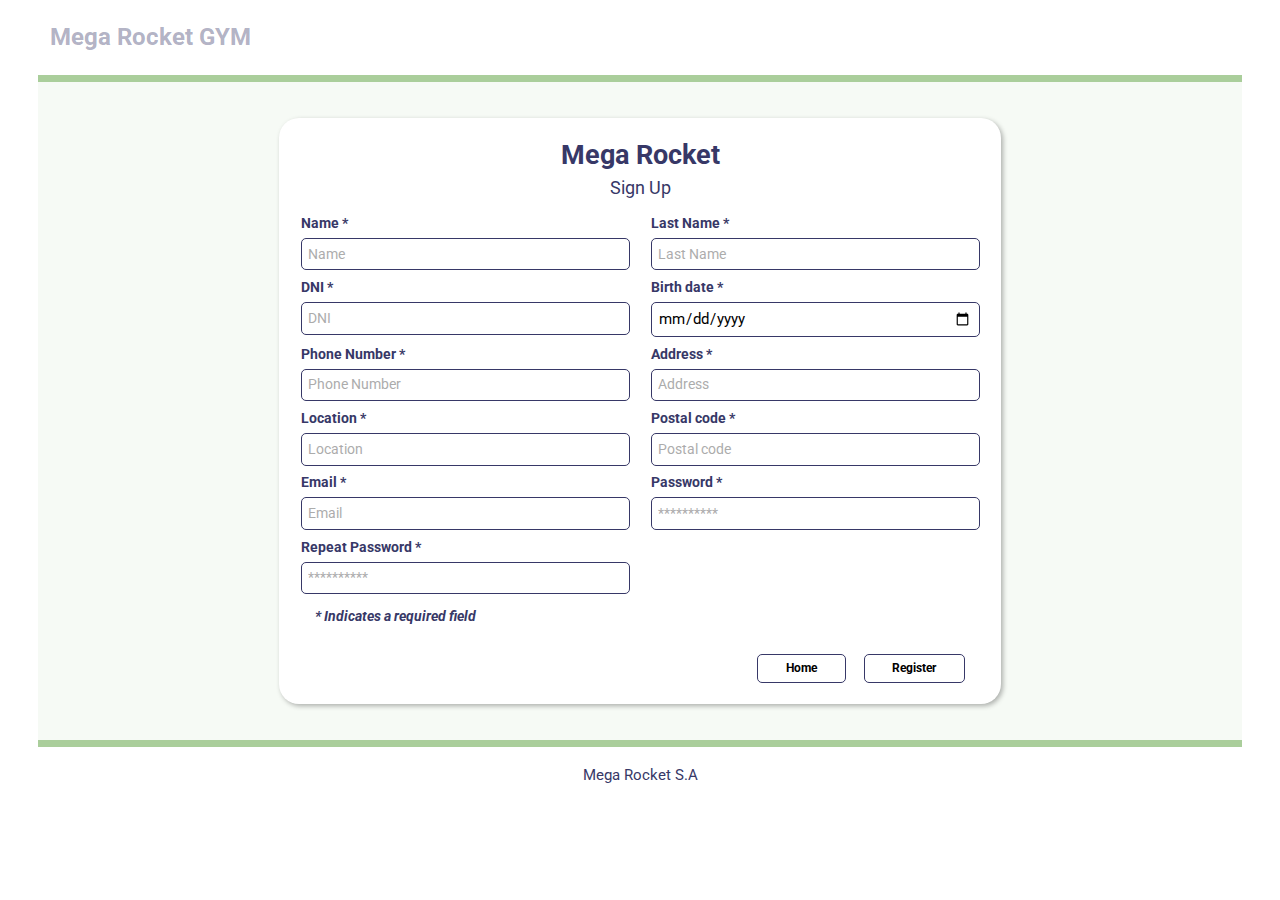
<file: Week-06/views/sign-up.html>
<!DOCTYPE html>
<html lang="en">
<head>
    <meta charset="UTF-8">
    <meta http-equiv="X-UA-Compatible" content="IE=edge">
    <meta name="viewport" content="width=device-width, initial-scale=1.0">
    <title>Mega Rocket - Sign Up</title>
    <link rel="stylesheet" type="text/css" href="../css/reset.css">
    <link rel="stylesheet" type="text/css" href="../css/header.css">
    <link rel="stylesheet" type="text/css" href="../css/sign-up.css">
    <link rel="stylesheet" type="text/css" href="../css/footer.css">
    <link rel="preconnect" href="https://fonts.googleapis.com">
    <link rel="preconnect" href="https://fonts.gstatic.com" crossorigin>
    <link href="https://fonts.googleapis.com/css2?family=Roboto:ital,wght@0,100;0,300;0,400;0,500;0,700;0,900;1,100;1,300;1,400;1,500;1,700;1,900&display=swap" rel="stylesheet">
    <script src="../js/sign-up.js"></script>
</head>
<body>
    <header>
        <div class="title">
            <h1>Mega Rocket GYM</h1>
        </div>
    </header>
    <main>
        <div class="container">
            <div class="text">
                <h2>Mega Rocket</h2>
                <h3>Sign Up</h3>
            </div>
            <div class="data">
                <div class="box">
                    <div class="name">
                        <h4>Name *</h4>
                    </div>
                    <div class="input-name">
                        <input id="nameInput" type="text" placeholder="Name">
                    </div>
                </div>
                <div class="box">
                    <div class="lname">
                        <h4>Last Name *</h4>
                    </div>
                    <div class="input-lname">
                        <input id="lnameInput" type="text" placeholder="Last Name">
                    </div>
                </div>
                <div class="box">
                    <div class="dni">
                        <h4>DNI *</h4>
                    </div>
                    <div class="input-dni">
                        <input id="dniInput" type="text" placeholder="DNI">
                    </div>
                </div>
                <div class="box">
                    <div class="date">
                        <h4>Birth date *</h4>
                    </div>
                    <div class="input-date">
                        <input id="dateInput" type="date" placeholder="dd/mm/yyyy">
                    </div>
                </div>
                <div class="box">
                    <div class="phone">
                        <h4>Phone Number *</h4>
                    </div>
                    <div class="input-phone">
                        <input id="telInput" type="text" placeholder="Phone Number">
                    </div>
                </div>
                <div class="box">
                    <div class="address">
                        <h4>Address *</h4>
                    </div>
                    <div class="input-phone">
                        <input id="addrInput" type="text" placeholder="Address">
                    </div>
                </div>
                <div class="box">
                    <div class="location">
                        <h4>Location *</h4>
                    </div>
                    <div class="input-location">
                        <input id="locInput" type="text" placeholder="Location">
                    </div>
                </div>
                <div class="box">
                    <div class="postal">
                        <h4>Postal code *</h4>
                    </div>
                    <div class="input-postal">
                        <input  id="posInput" type="text" placeholder="Postal code">
                    </div>
                </div>
                <div class="box">
                    <div class="mail">
                        <h4>Email *</h4>
                    </div>
                    <div class="input-mail">
                        <input id="emailInput" type="text" placeholder="Email">
                    </div>
                </div>
                <div class="box">
                    <div class="pass">
                        <h4>Password *</h4>
                    </div>
                    <div class="input-pass">
                        <input id="passInput" type="text" placeholder="**********">
                    </div>
                </div>
                <div class="box">
                    <div class="rpass">
                        <h4>Repeat Password *</h4>
                    </div>
                    <div class="input-rpass">
                        <input id="rpassInput" type="text" placeholder="**********">
                    </div>
                </div>
                <div class="indicate">
                    <span>* Indicates a required field</span>
                </div>
            </div>
            <div class="button">
                <button id="home">Home</button>
                <button id="register">Register</button>
            </div>
        </div>
    </main>
    <footer>
        <p>Mega Rocket S.A</p>
    </footer>
</body>
</html>
</file>
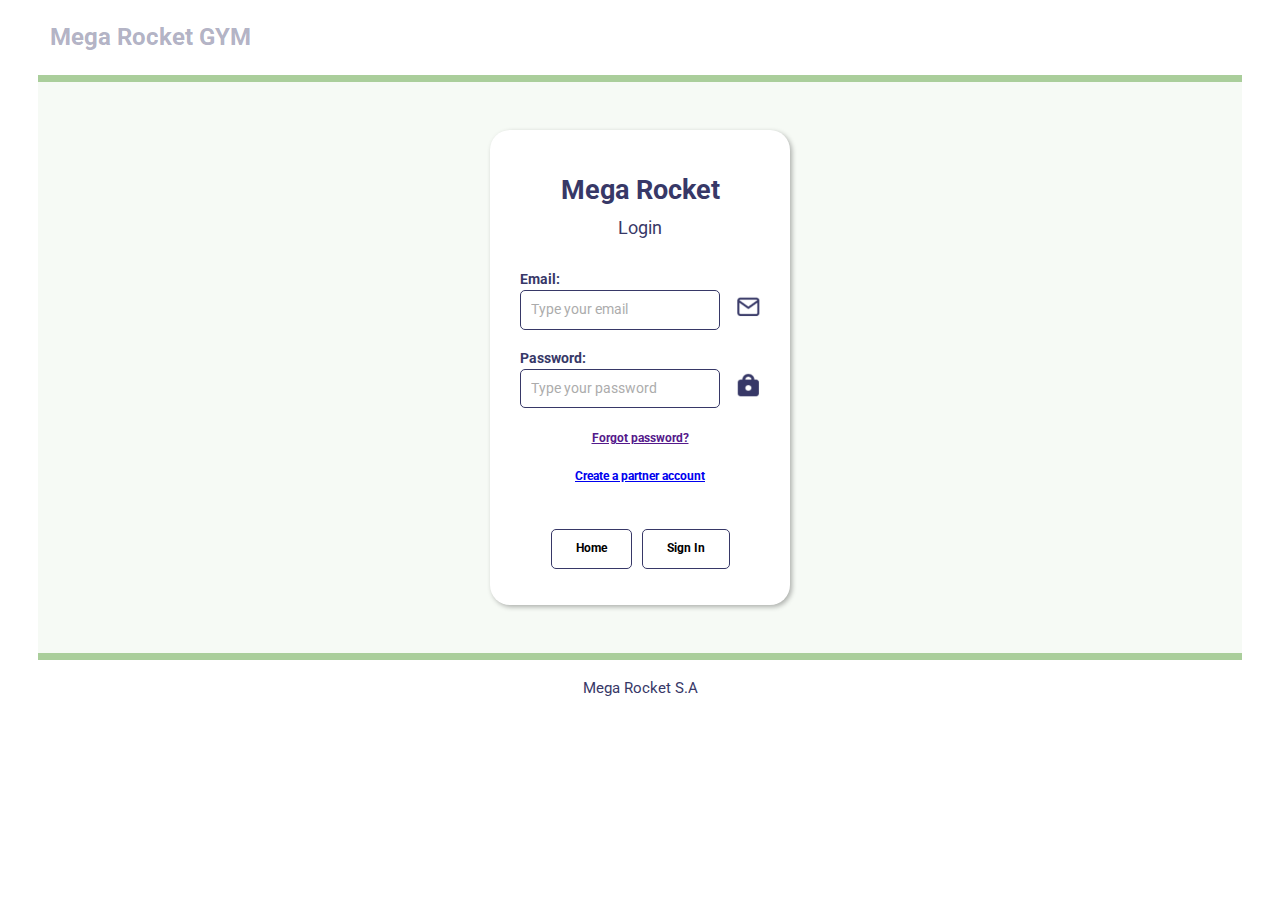
<file: Week-07/views/login.html>
<!DOCTYPE html>
<html lang="en">
<head>
    <meta charset="UTF-8">
    <meta http-equiv="X-UA-Compatible" content="IE=edge">
    <meta name="viewport" content="width=device-width, initial-scale=1.0">
    <title>Mega Rocket - Login</title>
    <link rel="stylesheet" type="text/css" href="../css/reset.css">
    <link rel="stylesheet" type="text/css" href="../css/header.css">
    <link rel="stylesheet" type="text/css" href="../css/login.css">
    <link rel="stylesheet" type="text/css" href="../css/footer.css">
    <link rel="preconnect" href="https://fonts.googleapis.com">
    <link rel="preconnect" href="https://fonts.gstatic.com" crossorigin>
    <link href="https://fonts.googleapis.com/css2?family=Roboto:ital,wght@0,100;0,300;0,400;0,500;0,700;0,900;1,100;1,300;1,400;1,500;1,700;1,900&display=swap" rel="stylesheet">
    <script src="../js/login.js"></script>
</head>
<body>
    <header>
        <div class="title">
            <h1>Mega Rocket GYM</h1>
        </div>
    </header>
    <main>
        <div class="container">
            <div class="box">
                <h2>Mega Rocket</h2>
                <h3>Login</h3>
            </div>
            <div class="box">
                <div class="title">
                    <h4>Email:</h4>
                </div>
                <div class="input-form">
                    <div class="input-text">
                        <input id="emailInput" class="input-box" type="text" placeholder="Type your email">
                    </div>
                    <div class="icon">
                        <img src="../../assets/imgs/mail-signin.png" alt="email">
                    </div>
                </div>
            </div>
            <div class="box">
                <div class="title">
                    <h4>Password:</h4>
                </div>
                <div class="input-form">
                    <div class="input-text">
                        <input id="passInput" class="input-box" type="password" placeholder="Type your password">
                    </div>
                    <div class="icon">
                        <img src="../../assets/imgs/pass-singin.png" alt="pass">
                    </div>
                </div>
            </div>
            <div class="box">
                <a href="">Forgot password?</a>
            </div>
            <div class="box">
                <a href="sign-up.html">Create a partner account</a>
            </div>
            <div class="box">
                <div class="button">
                    <button id="home">Home</button>
                    <button id="sign-in">Sign In</button>
                </div>
            </div>
        </div>
    </main>
    <div id="myModal" class="modal">
        <div class="modal-content">
          <p id="modalMessage"></p>
          <span class="close">&times;</span>
        </div>
    </div>
    <footer>
        <p>Mega Rocket S.A</p>
    </footer>
</body>
</html>
</file>
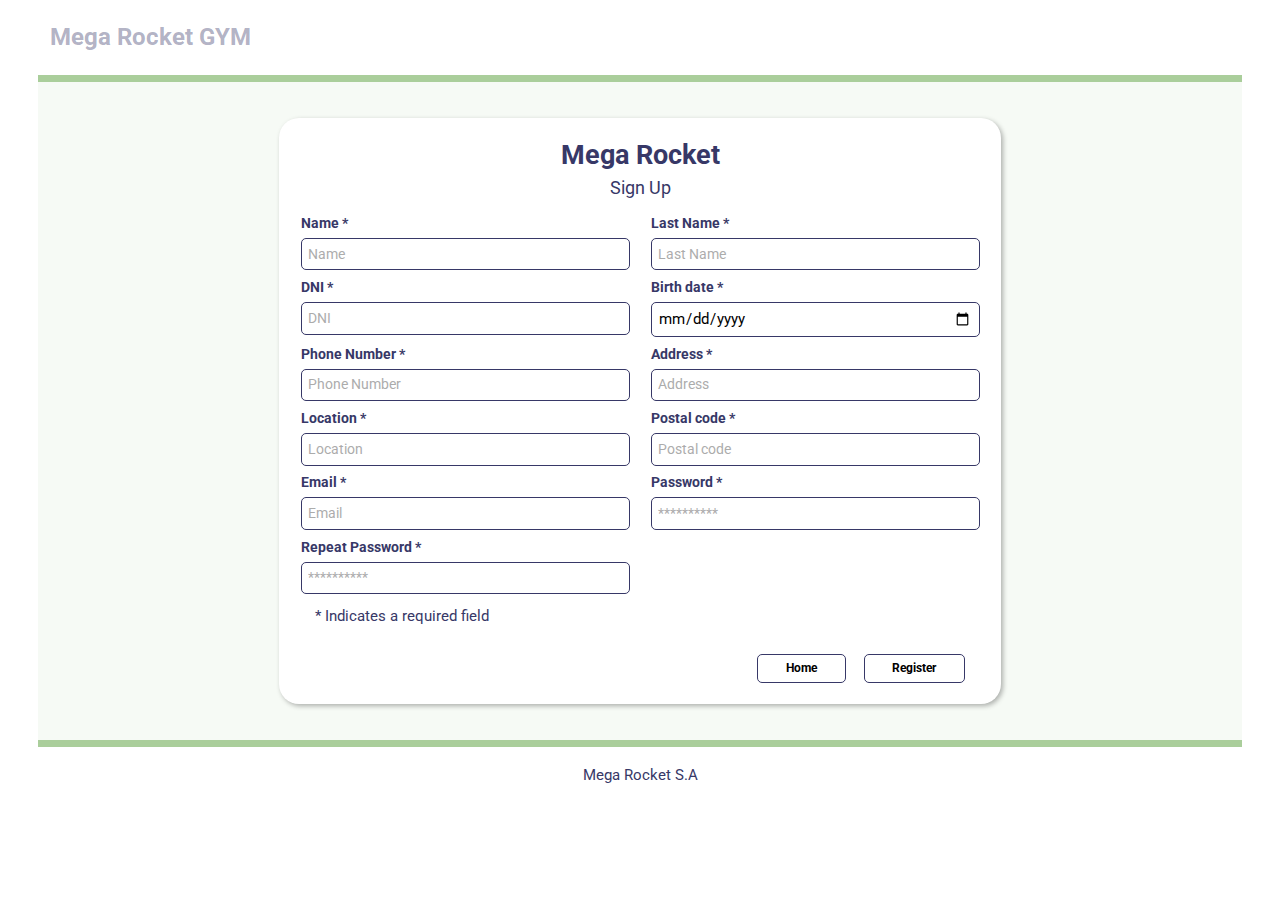
<file: Week-07/views/sign-up.html>
<!DOCTYPE html>
<html lang="en">
<head>
    <meta charset="UTF-8">
    <meta http-equiv="X-UA-Compatible" content="IE=edge">
    <meta name="viewport" content="width=device-width, initial-scale=1.0">
    <title>Mega Rocket - Sign Up</title>
    <link rel="stylesheet" type="text/css" href="../css/reset.css">
    <link rel="stylesheet" type="text/css" href="../css/header.css">
    <link rel="stylesheet" type="text/css" href="../css/sign-up.css">
    <link rel="stylesheet" type="text/css" href="../css/footer.css">
    <link rel="preconnect" href="https://fonts.googleapis.com">
    <link rel="preconnect" href="https://fonts.gstatic.com" crossorigin>
    <link href="https://fonts.googleapis.com/css2?family=Roboto:ital,wght@0,100;0,300;0,400;0,500;0,700;0,900;1,100;1,300;1,400;1,500;1,700;1,900&display=swap" rel="stylesheet">
    <script src="../js/sign-up.js"></script>
</head>
<body>
    <header>
        <div class="title">
            <h1>Mega Rocket GYM</h1>
        </div>
    </header>
    <main>
        <div class="container">
            <div class="text">
                <h2>Mega Rocket</h2>
                <h3>Sign Up</h3>
            </div>
            <div class="data">
                <div class="box">
                    <div class="name">
                        <h4>Name *</h4>
                    </div>
                    <div class="input-name">
                        <input id="nameInput" class="input-box" type="text" placeholder="Name">
                    </div>
                </div>
                <div class="box">
                    <div class="lname">
                        <h4>Last Name *</h4>
                    </div>
                    <div class="input-lname">
                        <input id="lnameInput" class="input-box" type="text" placeholder="Last Name">
                    </div>
                </div>
                <div class="box">
                    <div class="dni">
                        <h4>DNI *</h4>
                    </div>
                    <div class="input-dni">
                        <input id="dniInput" class="input-box" type="text" placeholder="DNI">
                    </div>
                </div>
                <div class="box">
                    <div class="date">
                        <h4>Birth date *</h4>
                    </div>
                    <div class="input-date">
                        <input id="dateInput" class="input-box" type="date" placeholder="dd/mm/yyyy">
                    </div>
                </div>
                <div class="box">
                    <div class="phone">
                        <h4>Phone Number *</h4>
                    </div>
                    <div class="input-phone">
                        <input id="telInput" class="input-box" type="text" placeholder="Phone Number">
                    </div>
                </div>
                <div class="box">
                    <div class="address">
                        <h4>Address *</h4>
                    </div>
                    <div class="input-phone">
                        <input id="addrInput" class="input-box" type="text" placeholder="Address">
                    </div>
                </div>
                <div class="box">
                    <div class="location">
                        <h4>Location *</h4>
                    </div>
                    <div class="input-location">
                        <input id="locInput" class="input-box" type="text" placeholder="Location">
                    </div>
                </div>
                <div class="box">
                    <div class="postal">
                        <h4>Postal code *</h4>
                    </div>
                    <div class="input-postal">
                        <input  id="posInput" class="input-box" type="text" placeholder="Postal code">
                    </div>
                </div>
                <div class="box">
                    <div class="mail">
                        <h4>Email *</h4>
                    </div>
                    <div class="input-mail">
                        <input id="emailInput" class="input-box" type="text" placeholder="Email">
                    </div>
                </div>
                <div class="box">
                    <div class="pass">
                        <h4>Password *</h4>
                    </div>
                    <div class="input-pass">
                        <input id="passInput" class="input-box" type="text" placeholder="**********">
                    </div>
                </div>
                <div class="box">
                    <div class="rpass">
                        <h4>Repeat Password *</h4>
                    </div>
                    <div class="input-rpass">
                        <input id="rpassInput" class="input-box" type="text" placeholder="**********">
                    </div>
                </div>
                <div class="indicate">
                    <p>* Indicates a required field</p>
                </div>
            </div>
            <div class="button">
                <button id="home">Home</button>
                <button id="register">Register</button>
            </div>
        </div>
    </main>
    <div id="myModal" class="modal">
        <div class="modal-content">
          <p id="modalMessage"></p>
          <span class="close">&times;</span>
        </div>
    </div>
    <footer>
        <p>Mega Rocket S.A</p>
    </footer>
</body>
</html>
</file>
<file: Week-03/css/styles.css>
header, body, footer{
  width: 1512px;
  padding: 0px;
  margin: 0px;
}

header{
  border-bottom: 7px solid rgb(170, 206, 155);
}

header h1{
  padding-bottom: 10px;
  margin-top: 20px;
}

header .title{
  float: left;
  width: 1100px;
  color:rgb(55, 56, 103, 0.4);
  font-size: 15px;
  font-weight: bolder;
}

header .icon-menu img{
  width: 30px;
  height: 30px;
  margin: 10px;
}

.icons img{
  margin: 20px;
  width: 30px;
  height: 30px;
}

.sidebar{
  display: none;
}

body{
  margin-left: 50px;
  margin-right: 50px;
  background-color: rgb(255, 255, 255);
  color:rgb(55, 56, 103);
  font-family: 'Roboto', sans-serif;
  line-height: 1.6em;
}

/*---Welcome section---*/

.welcome{
  padding-top: 50px;
  padding-left: 20px;
  background-color: rgb(170, 206, 155, 0.1);
}

.welcome .text{
  float: left;
  width: 680px;
  padding-right: 100px;
}

.welcome .text h2 {
  padding-top: 60px;
  font-size: 40px;
}

.welcome .text h3 {
  font-size: 30px;
  opacity: 0.4;
}

.welcome .text p {
  padding-top: 60px;
  opacity: 0.4;
  font-size: 20px;
  letter-spacing: 1.8px;
  line-height: 30px;
}

.welcome .text button {
  margin-top: 50px;
  padding: 10px 25px; 
  background-color: rgb(170, 206, 155);
  border: none;
  border-radius: 5px;
  font-weight: bolder;
  font-size: 16px; 
  cursor: pointer;
}

.welcome .text button a {
  text-decoration: none;
  color: rgb(55, 56, 103);
}

/*---App features and More content section---*/

.features {
  width: auto;
  overflow: hidden;
  margin-top: 100px;
  padding-top: 100px;
  margin-bottom: 100px;
  padding-bottom: 100px;
  border-top: 1px solid rgb(227,221,221);
  border-bottom: 1px solid rgb(227,221,221);
}

.features .title {
  width: 220px;
  margin-bottom: 80px;
  border-bottom: 4px solid rgb(170, 206, 155);
  font-size: 22px;
}

.more-content {
  width: auto;
  overflow: hidden;
  margin-bottom: 100px;
  margin-top: 100px;
}

.more-content .box .text h3{
  padding-left: 20px;
  font-size: 36px;
  line-height : 40px;
}

.box {
  float: left;
  width: 600px;
  padding: 10px;
  margin-right: 70px;
}

.box .text h3{
  padding-right: 30px;
  font-size: 36px;
  line-height : 40px;
}

.box .text p{
  color: rgb(55, 56, 103);
  font-size: 14px;
  line-height : 20px;
}

.box .text ol{
  font-size: 14px;
  line-height : 20px;
}

.box .text {
  padding-left: 230px;
}

.box img {
  float: left;
  width: 120px;
  margin: 50px;
  margin-bottom: 70px;
}

/*---contact section---*/

.contact {
  width: auto;
  overflow: hidden;
  margin-bottom: 50px;
  margin-top: 50px;
}

label{
  display: block;
}

form .name,.lname {
  float: left;
  width: 450px;
  margin-right: 10px;
}

input{
  height: 30px;
  padding: 5px;
  padding-left: 10px;
  color: rgb(55, 56, 103);
  border: 1px solid rgb(55, 56, 103);
  border-radius: 5px;
}

.input{
  width: 420px;
}

#contact{
  width: 700px;
}

textarea {
  width: 1350px;
  height: 200px;
  border: 2px solid rgb(227,221,221);
  padding: 10px;
  border-radius: 5px;
}

button {
  padding: 40px;
  padding-top: 5px;
  padding-bottom: 5px;
  margin-top: 30PX;
  margin-right: 50px;
  border-radius: 5px;
  border: 1px solid rgb(55, 56, 103);
  color: rgb(55, 56, 103);
  font-size: 15px;
  cursor: pointer;
}

#button-send {
  background-color: rgb(170, 206, 155);
  border: none;
  font-weight: bolder;
}

/*---history-origin-mision---*/

.history-origin-mision {
  width: auto;
  overflow: hidden;
  margin-top: 100px;
  padding-top: 100px;
  margin-bottom: 100px;
  padding-bottom: 100px;
  border-top: 1px solid rgb(227,221,221);
  border-bottom: 1px solid rgb(227,221,221);
}

.history-origin-mision p{
  color :rgb(55, 56, 103, 0.4);
}

.history p{
  padding-left: 20px;
  padding-right: 20px;
  margin-bottom: 50px;
  margin-right: 20px;
  border-left: 7px solid rgb(55, 56, 103);
}

.origin{
  float: left;
  width: 650px;
  margin-bottom: 40px;
  margin-right: 80px;
}

.origin p{
  padding-bottom: 20px;
  border-bottom: 2px solid rgb(55, 56, 103);
}

.origin img{
  width: 650px;
  padding-top: 20px;
  padding-bottom: 20px;
}

.mision img{
  width: 650px;
  padding-top: 20px;
  padding-bottom: 20px;
}

.mision{
  float: left;
  width: 650px;
  padding-left: 0px;
}

.mision p{
  padding-top: 20px;
  border-top: 2px solid rgb(55, 56, 103);
}

/*---Pagination section---*/

.pagination {
  text-align: center; 
}

.pagination ul{
  display: inline-block;
}

.pagination li {
  float: left;
  margin: 10px;
  padding: 10px;
  padding-bottom: 5px;
  padding-top: 5px;
  border: 2px solid rgb(170, 206, 155);
  border-radius: 5px;
  list-style:none;
  cursor: pointer;
}

.pagination a {
  color:rgb(170, 206, 155);
  text-decoration: none;

}
footer{
  text-align: center; 
}
</file>
<file: Week-04/css/header.css>
header{
  display: flex;
  align-items: center;
  text-align: center;
  justify-content: space-between;
  border-bottom: 7px solid rgb(170, 206, 155);
}

#icon-menu {
  margin-right: auto;
}

#icon-menu img{
  width: 40px;
  height: auto;
  margin: 10px;
}

header .title {
  flex:1;
  justify-content: center;
  text-align:justify;
  color: rgba(55, 56, 103, 0.4);
  font-size: 0.7rem;
  padding: 10px;
}

header .icons {
  padding-right: 10px;
}

header .icons img{
  width: 23px;
  margin: 5px;
}

@media only screen and (min-width: 1025px) {

header #icon-menu {
    display: none;
}

header .title {
    margin-right: auto;
    font-size: 0.8rem;
}

header .icons img {
  width: 28px;
  height: auto;
}
    
}
</file>
<file: Week-04/css/styles.css>
* {
    box-sizing: border-box;
    padding: 0;
    margin: 0;
}
  
html{
  color:rgb(55, 56, 103);
  background-color: rgb(255, 255, 255);
  font-size: 15px;
  font-family: 'Roboto', sans-serif;
}

body{
  margin-left: 10px;
  margin-right: 10px;
  min-width: 450px;
}

.home{
  display: flex;
  background: rgba(170, 206, 155, 0.1);
}

.sidebar{
  display: none;
}

#search{
  width: 100%;
  padding-left: 30px;
  background-image: url("/assets/imgs/search.png"); 
  background-repeat: no-repeat; 
  background-position: 5px center; 
}

.welcome{
  display: flex;
  flex-direction: column;
  align-content: stretch;
  background-color: rgb(170, 206, 155, 0.1);
}

.welcome button{
  display: none;
}

.welcome h2{
  padding-top: 30px;
  padding-bottom: 30px;
  font-size: 3rem;
}

.welcome h3{
  padding-bottom: 30px;
  font-size: 1.7rem;
  font:normal;
  opacity: 0.4;
}

.welcome img{
  width: 100%;
  padding-bottom: 30px;
  transform: scaleX(-1);
}

.welcome p{
  line-height: 1.6em;
  opacity: 0.4;
  font-size: 1.3rem;
}

.box {
  display: flex;
  flex-direction: column;
  align-content: space-around;
  width: auto;
  padding-bottom: 40px;
}

.box img{
  max-width: 100px;
  text-align: left;
}

.box .image{
  padding: 5%;
}

.box .text{
  width: auto;
  padding-top: 4%;
  justify-content: center;
}

.box .text h3{
  width: auto;
  text-align: left;
  margin-bottom: 2%;
  font-size: 2.5rem;
}

.box .text p{
  padding-right: 10%;
  color: rgb(55, 56, 103);
  font-size: 1rem;
}

.box .text ol{
  width: auto;
  font-size: 14px;
  line-height : 20px;
  text-align: left;
}

.text-ol{
  text-align: center;
}

.features{
  display: flex;
  flex-direction: column;
  align-content: center;
  margin-top: 5%;
  padding-top: 5%;
  padding-bottom: 5%;
  padding-top: 5%;
  border-top: 2px solid rgb(227,221,221);
}

.features .title{
  width: 200px;
  margin-bottom: 5%;
  padding-bottom: 1%;
  border-bottom: 4px solid rgb(170, 206, 155);
  font-size: 1.2rem;
  white-space: nowrap;
}

.contact-form {
  display: flex;
  flex-direction: column;
  align-content: center;
  padding-top: 5%;
  padding-bottom: 5%;
  border-top: 2px solid rgb(227,221,221);
  border-bottom: 2px solid rgb(227,221,221);
}

#contact h2 {
  padding-top: 40px;
  padding-bottom: 20px;
  font-size: 2rem;
}

label{
  display: block;
  padding-top: 10px;
  padding-bottom: 10px;
  font-weight: bolder;
  font-size: 1.2rem;
}

.contact-form input, textarea{
  width: 100%;
  padding: 10px;
  color: rgb(55, 56, 103);
  background-color: rgb(255,255,255);
  border: 1.5px solid rgb(55, 56, 103);
  border-radius: 6px;
}

.contact-form textarea {
  border: 1.5px solid rgb(227,221,221);
}

input,textarea::placeholder {
  font-size: 1rem;
  opacity: 0.6;
}

#message textarea{
  padding-bottom: 50px;
  border: 2px solid rgb(227,221,221);
}

.button {
  display: flex;
  justify-content: center;
}

.contact-form button {
  width: 120px;
  padding: 30px;
  padding-top: 10px;
  padding-bottom: 10px;
  margin-top: 30PX;
  margin-right: 50px;
  border-radius: 5px;
  background-color: rgb(255,255,255);
  border: 1px solid rgb(55, 56, 103);
  color: rgb(55, 56, 103);
  font-size: 15px;
  cursor: pointer;
}

.contact-form #button-send {
  background-color: rgb(170, 206, 155);
  border: none;
  font-weight: bolder;
}

.history-origin-mision {
  display: flex;
  flex-direction: column;
  align-content: center;
  padding-top: 5%;
  padding-bottom: 5%;
  color: rgba(55, 56, 103, 0.4);
  border-bottom: 2px solid rgb(227,221,221);
  font-size: 1rem;
  line-height: 18px;
  letter-spacing: 1px;
}

.history-origin-mision img{
  width: 100%;
  max-width: 600px;
  padding-bottom: 20px; 
  padding-top: 20px;
}

.box-content-2{
  display: none;
}

.history-origin-mision p{
  margin-top: 30px;
}

#history p{
  padding-left: 20px;
  margin-top: 50px;
  margin-bottom: 50px;
  margin-right: 20px;
  border-left: 7px solid rgb(55, 56, 103);
}

.history-origin-mision p{
  margin-top: 30px;
}

.history-origin-mision h2,h3{
  color: rgb(55, 56, 103);
}

.more-content{
  display: flex;
  flex-direction: column;
  padding-bottom: 5%;
  padding-top: 5%;
  margin-bottom: 5%;
}

.more-content .box{
  display: flex;
  flex-direction: column;
  align-items: center;
}

.more-content ol {
  align-items: center;
  list-style-position: inside;
  font-size: 1rem;
}

.more-content h3 {
  font-size: 2rem;
  text-align: center;
}

.more-content .box img {
  width: 100%;
  
}

.pagination {
  text-align: center; 
  padding-bottom: 50px;
  border-bottom: 7px solid rgb(170, 206, 155);
}

.pagination ul{
  display: flex;
  flex-direction: row;
  justify-content: center;
  padding-bottom: 20px;
}

.pagination li {
  margin: 10px;
  padding: 10px;
  padding-bottom: 10px;
  padding-top: 10px;
  border: 2px solid rgb(170, 206, 155);
  border-radius: 5px;
  list-style:none;
  cursor: pointer;
}

.pagination li:nth-child(5), .pagination li:nth-child(6) {
  display: none;
}

.pagination a {
  color:rgb(170, 206, 155);
  text-decoration: none;
}

@media only screen and (min-width: 601px) {

.welcome{
  display: flex;
  flex-direction: column;
}

.welcome h2{
  order:1;
}

.welcome h3{
  order:2;
}

.welcome p{
  order:3;
  padding-bottom: 2%;
}

.welcome img{
  order:4;
}

.welcome button{
  order:5;
}

.container .box{
  display: flex;
  flex-direction: row;
}

.contact-form .button{
  display: inline-block;
}

.box-content-2{
  display: flex;
  flex-direction: row;
}

.box-content .image{
  display: none;
}

}

@media only screen and (min-width: 1025px) {

body{
    margin-left: 50px;
    margin-right: 50px;
}

.welcome img{
  display: none;
}

.welcome {
  align-items: flex-start;
  width: 100%;
  margin-top: 30px;
  padding: 50px;
  background-color: unset;
  background-color: rgba(32, 32, 32, 0.45);
  background-image: url("../../assets/imgs/mega-rocket.png");
  background-blend-mode: overlay;
  background-size: cover;
}

.welcome h3{
  color: rgb(255, 255, 255);
  opacity: 1;
  font-size: 3rem;
}

.welcome h2{
  margin-top: 50px;
  color: rgb(255, 255, 255);
  opacity: 1;
  font-size: 4rem;
}

.welcome p{
  margin: 50px;
  margin-left: 0;
  margin-right: 50%;
  color: rgb(255, 255, 255);
  opacity: 1;  
  font-size: 1.5rem;
}

.welcome button {
  display: block;
  margin-bottom: 5%;
  padding: 1% 3%;
  background-color: rgb(170, 206, 155);
  border: none;
  border-radius: 5px;
  font-weight: bolder;
  font-size: 1.2rem;
  cursor: pointer;
}

.welcome button a {
  text-decoration: none;
  color: rgb(55, 56, 103);
}

.sidebar{
    display: flex;
    flex-direction: column;
    align-items: flex-start;
    width: 30%;
    padding: 3%;
    background-color: rgba(170, 206, 155, 0.1)
}

.sidebar .item{
  width: 100%;
  padding-top: 20px;
  padding-bottom: 20px;
  justify-content:left;
  font-size: 0.8rem;

}

.item input{
  width: 100%;
  padding: 10px;
  padding-top: 8px;
  padding-bottom: 8px;
  background-color: rgb(170, 206, 155, 0.1);
  border: 1.5px solid rgb(55, 56, 103);
  border-radius: 3px;
  font-size: 1rem;
}

#menu li{
  padding-top: 20px;
  padding-bottom: 20px;
  border-bottom: 1px solid rgb(55, 56, 103);
  font-weight: bold;
  font-size: 1rem;
}

.item h2{
  width: 80px;
  margin-right: 80%;
  margin-top: 5%;
  padding-bottom: 5px;
  margin-bottom: 10px;
  border-bottom: 4px solid rgb(170, 206, 155);
  font-size: 1.8rem;
}

.item h3{
  width: 150px;
  white-space: nowrap;
  margin-top: 5%;
  margin-right: 60%;
  padding-bottom: 5px;
  margin-bottom: 30px;
  border-bottom: 4px solid rgb(170, 206, 155);
  font-size: 1.8rem;
}

#menu a, ul{
  text-decoration: none;
  list-style: none;
}

a{
  padding-left: 10px;
  text-decoration: none;
  list-style: none;
  color: rgb(55, 56, 103);
}

#email, #phone, #address{
  border-bottom: 1px solid rgb(55, 56, 103);
}

#address{
  border: none
}

.container{
  display: flex;
  flex-wrap: wrap;
}

.container .box{
  flex-basis: 50%;
  box-sizing: border-box;
  padding: 10px;
}

.container .box .image{
  text-align: center;
}

.contact-form #name, #lname, #form-email {
  display: inline-block;
  width: 33%;
  padding-right: 1%;
}

.contact-form #contact-list{
  width: 50%;
}

.contact-form .button{
  display: inline-block;
}

.history-origin-mision {
  padding-top: 5%;
  padding-bottom: 5%;
  font-size: 1rem;
}

#origin-mision{
  display: flex;
}

#origin-mision p{
  font-size: 1rem;
}

#history p{
  font-size: 1rem;
}

.history-origin-mision h2{
  font-size: 1.5rem;
}

.box-content-2{
  display: none;
}

.box-content .image{
  display: block;
  padding-left: 2%;
}

.box-content{
  width: 100%;
  padding-right: 1%;
  padding-left: 0;
}

.box-content .text{
  width: 90%;
  padding: 2%;
}

.pagination a{
  padding: 1%;
}

.pagination li:nth-child(5), .pagination li:nth-child(6) {
  display: list-item;
}

}
</file>
<file: Week-04/css/footer.css>
footer{
  text-align: center; 
}

footer .icons img{
  width: 30px;
  margin: 5px;
}

footer .icons{
  padding-top: 20px;
  padding-bottom: 20px;
}

footer address{
  padding-top: 20px;
  padding-bottom: 20px;
}

footer p{
  padding-top: 20px;
  padding-bottom: 20px;
}
</file>
<file: Week-06/css/header.css>
header{
  display: flex;
  align-items: center;
  text-align: center;
  justify-content: space-between;
  border-bottom: 7px solid rgb(170, 206, 155);
}

#icon-menu {
  margin-right: auto;
}

#icon-menu img{
  width: 30px;
  height: auto;
  margin: 3%;
}

header .title {
  flex:1;
  justify-content: center;
  text-align:justify;
  padding: 2%;
  color: rgba(55, 56, 103, 0.4);
  font-size: 0.6rem;
}

header h1{
  margin-top: 4%;
  margin-bottom: 4%;
}

header .icons {
  padding-right: 1%;
}

header .icons img{
  width: 23px;
  margin: 5px;
}

@media only screen and (min-width: 1025px) {

header #icon-menu {
    display: none;
}

header .title {
    margin-right: auto;
    font-size: 0.8rem;
    padding: 0;
    padding-left: 1%;
}

header h1{
  margin-top: 2%;
  margin-bottom: 2%;
}

header .icons img {
  width: 28px;
  height: auto;
}
    
}
</file>
<file: Week-06/css/main.css>
* {
    box-sizing: border-box;
    padding: 0;
    margin: 0;
}
  
html{
  color:rgb(55, 56, 103);
  background-color: rgb(255, 255, 255);
  font-size: 15px;
  font-family: 'Roboto', sans-serif;
}

body{
  margin-left: 3%;
  margin-right: 3%;
  min-width: 450px;
}

.home{
  display: flex;
  background: rgba(170, 206, 155, 0.1);
}

.sidebar{
  display: none;
}

#search{
  width: 100%;
  padding-left: 30px;
  background-image: url("/assets/imgs/search.png"); 
  background-repeat: no-repeat; 
  background-position: 5px center; 
}

.welcome{
  display: flex;
  flex-direction: column;
  align-content: stretch;
  background-color: rgb(170, 206, 155, 0.1);
}

.welcome button{
  display: none;
}

.welcome h2{
  padding-top: 4%;
  padding-bottom: 4%;
  padding-left: 1%;
  padding-right: 1%;
  font-size: 2.3rem;
}

.welcome h3{
  padding-bottom: 30px;
  padding-left: 1%;
  padding-right: 1%;
  font-size: 1.7rem;
  font:normal;
  opacity: 0.4;
}

.welcome img{
  width: 100%;
  padding-bottom: 30px;
  transform: scaleX(-1);
}

.welcome p{
  padding-left: 1%;
  padding-right: 1%;
  line-height: 1.6em;
  opacity: 0.4;
  font-size: 1.3rem;
}

#menu-mobile {
  background-color: rgb(170, 206, 155, 0.2);
}

#menu-mobile ul {
  display: flex; 
  padding: 3%; 
  padding-left: 0%;
  list-style: none;
}

#menu-mobile li {
  padding-right: 2%;
  margin-left: 2%;
  border-right: 1px solid rgb(55, 56, 103);
}

#menu-mobile a {
  font-size: 1rem;
  font-weight: bold;
  text-decoration: none;
  color:rgb(55, 56, 103);
}

#menu-mobile li:last-child {
  border-right: none; 
}

.box {
  display: flex;
  flex-direction: column;
  align-content: space-around;
  width: auto;
  padding-bottom: 40px;
}

.box img{
  max-width: 100px;
  text-align: left;
}

.box .image{
  padding: 5%;
}

.box .text{
  width: auto;
  padding-top: 4%;
  justify-content: center;
}

.box .text h3{
  width: auto;
  text-align: left;
  margin-bottom: 2%;
  font-size: 2.5rem;
}

.box .text p{
  padding-right: 10%;
  color: rgb(55, 56, 103);
  font-size: 1rem;
}

.box .text ol{
  width: auto;
  font-size: 14px;
  line-height : 20px;
  text-align: left;
}

.text-ol{
  text-align: center;
}

.features{
  display: flex;
  flex-direction: column;
  align-content: center;
  margin-top: 5%;
  padding-top: 5%;
  padding-bottom: 5%;
  padding-top: 5%;
  border-top: 2px solid rgb(227,221,221);
}

.features .title{
  width: 200px;
  margin-bottom: 5%;
  padding-bottom: 1%;
  border-bottom: 4px solid rgb(170, 206, 155);
  font-size: 1.2rem;
  white-space: nowrap;
}

.contact-form {
  display: flex;
  flex-direction: column;
  align-content: center;
  padding-top: 5%;
  padding-bottom: 5%;
  border-top: 2px solid rgb(227,221,221);
  border-bottom: 2px solid rgb(227,221,221);
}

#contact h2 {
  padding-top: 40px;
  padding-bottom: 20px;
  font-size: 2rem;
}

label{
  display: block;
  padding-top: 10px;
  padding-bottom: 10px;
  font-weight: bolder;
  font-size: 1.2rem;
}

.contact-form input, textarea{
  width: 100%;
  padding: 10px;
  color: rgb(55, 56, 103);
  background-color: rgb(255,255,255);
  border: 1.5px solid rgb(55, 56, 103);
  border-radius: 6px;
}

.contact-form textarea {
  border: 1.5px solid rgb(227,221,221);
}

input,textarea::placeholder {
  font-size: 1rem;
  opacity: 0.6;
}

#message textarea{
  padding-bottom: 50px;
  border: 2px solid rgb(227,221,221);
}

.button {
  display: flex;
  justify-content: center;
}

.contact-form button {
  width: 120px;
  padding: 30px;
  padding-top: 10px;
  padding-bottom: 10px;
  margin-top: 30PX;
  margin-right: 50px;
  border-radius: 5px;
  background-color: rgb(255,255,255);
  border: 1px solid rgb(55, 56, 103);
  color: rgb(55, 56, 103);
  font-size: 15px;
  cursor: pointer;
}

.contact-form #button-send {
  background-color: rgb(170, 206, 155);
  border: none;
  font-weight: bolder;
}

.input-error {
  border: 2px solid red;
  color: red;
  font-size: 1rem;
}

.error {
  width: 100%;
  padding-top: 2%;
  color: red;
  text-align: left;
  font-size: 0.8rem;
}

.history-origin-mision {
  display: flex;
  flex-direction: column;
  align-content: center;
  padding-top: 5%;
  padding-bottom: 5%;
  color: rgba(55, 56, 103, 0.4);
  border-bottom: 2px solid rgb(227,221,221);
  font-size: 1rem;
  line-height: 18px;
  letter-spacing: 1px;
}

.history-origin-mision img{
  width: 100%;
  max-width: 600px;
  padding-bottom: 20px; 
  padding-top: 20px;
}

.box-content-2{
  display: none;
}

.history-origin-mision p{
  margin-top: 30px;
}

#history p{
  padding-left: 20px;
  margin-top: 50px;
  margin-bottom: 50px;
  margin-right: 20px;
  border-left: 7px solid rgb(55, 56, 103);
}

.history-origin-mision p{
  margin-top: 30px;
}

.history-origin-mision h2,h3{
  color: rgb(55, 56, 103);
}

.more-content{
  display: flex;
  flex-direction: column;
  padding-bottom: 5%;
  padding-top: 5%;
  margin-bottom: 5%;
}

.more-content .box{
  display: flex;
  flex-direction: column;
  align-items: center;
}

.more-content ol {
  align-items: center;
  list-style-position: inside;
  font-size: 1rem;
}

.more-content h3 {
  font-size: 2rem;
  text-align: center;
}

.more-content .box img {
  width: 100%;
  
}

.pagination {
  text-align: center; 
  padding-bottom: 50px;
}

.pagination ul{
  display: flex;
  flex-direction: row;
  justify-content: center;
  padding-bottom: 20px;
}

.pagination li {
  margin: 10px;
  padding: 10px;
  padding-bottom: 10px;
  padding-top: 10px;
  border: 2px solid rgb(170, 206, 155);
  border-radius: 5px;
  list-style:none;
  cursor: pointer;
}

.pagination li:nth-child(5), .pagination li:nth-child(6) {
  display: none;
}

.pagination a {
  color:rgb(170, 206, 155);
  text-decoration: none;
}

@media only screen and (min-width: 601px) {

.welcome{
  display: flex;
  flex-direction: column;
}

.welcome h2{
  order:1;
}

.welcome h3{
  order:2;
}

.welcome p{
  order:3;
  padding-bottom: 2%;
}

.welcome img{
  order:4;
}

.welcome button{
  order:5;
}

.container .box{
  display: flex;
  flex-direction: row;
}

.contact-form .button{
  display: inline-block;
}

.box-content-2{
  display: flex;
  flex-direction: row;
}

.box-content .image{
  display: none;
}

}

@media only screen and (min-width: 1025px) {

body{
    margin-left: 50px;
    margin-right: 50px;
}

#menu-mobile {
  display: none;
}

.welcome img{
  display: none;
}

.welcome {
  align-items: flex-start;
  width: 100%;
  padding: 4%;
  padding-top: 2%;
  background-color: unset;
  background-color: rgba(32, 32, 32, 0.45);
  background-image: url("../../assets/imgs/mega-rocket.png");
  background-blend-mode: overlay;
  background-size: cover;
}

.welcome h2{
  margin-top: 2%;
  color: rgb(255, 255, 255);
  opacity: 90%;
  font-size: 3.5rem;
}

.welcome h3{
  padding-bottom: 0%;
  color: rgb(255, 255, 255);
  opacity: 90%;
  font-size: 2.3rem;
}

.welcome p{
  margin: 50px;
  margin-left: 0;
  margin-right: 30%;
  color: rgb(255, 255, 255);
  opacity: 90%;
  font-size: 1.5rem;
}

.welcome button {
  display: block;
  margin-left: 1%;
  padding: 1% 3%;
  background-color: rgb(170, 206, 155);
  border: none;
  border-radius: 5px;
  font-weight: bolder;
  font-size: 1.2rem;
  cursor: pointer;
}

.welcome button a {
  text-decoration: none;
  color: rgb(55, 56, 103);
}

.sidebar{
    display: flex;
    flex-direction: column;
    align-items: flex-start;
    width: 30%;
    padding: 3%;
    background-color: rgba(170, 206, 155, 0.1)
}

.sidebar .item{
  width: 100%;
  padding-top: 20px;
  padding-bottom: 20px;
  justify-content:left;
  font-size: 0.9rem;

}

.item input{
  width: 100%;
  padding: 10px;
  padding-top: 8px;
  padding-bottom: 8px;
  background-color: rgb(170, 206, 155, 0.1);
  border: 1.5px solid rgb(55, 56, 103);
  border-radius: 3px;
  font-size: 1rem;
}

#menu li{
  padding-top: 20px;
  padding-bottom: 20px;
  border-bottom: 1px solid rgb(55, 56, 103);
  font-weight: bold;
  font-size: 1rem;
}

.item h2{
  width: 80px;
  margin-right: 80%;
  margin-top: 5%;
  padding-bottom: 5px;
  margin-bottom: 10px;
  border-bottom: 4px solid rgb(170, 206, 155);
  font-size: 1.8rem;
}

.item h3{
  width: 150px;
  white-space: nowrap;
  margin-top: 5%;
  margin-right: 60%;
  padding-bottom: 5px;
  margin-bottom: 30px;
  border-bottom: 4px solid rgb(170, 206, 155);
  font-size: 1.8rem;
}

#menu a, ul{
  text-decoration: none;
  list-style: none;
}

.container-contact{
  display: flex;
  flex-direction: column;
}

.container-contact .item{
  display: flex;
}

.container-contact img{
  width: 20px;
  height: 18px;
  margin: 5%;
  margin-left: 0;
}

.container-contact a{
  align-self: center;
  text-decoration: none;
  list-style: none;
  color: rgb(55, 56, 103);
}

#address{
  border: none
}

.container{
  display: flex;
  flex-wrap: wrap;
}

.container .box{
  flex-basis: 50%;
  box-sizing: border-box;
  padding: 10px;
}

.container .box .image{
  text-align: center;
}

form{
  display: flex;
  flex-direction: column;
  width: 100%;
}

.contact-data{
  display: flex;
  width: 100%;
}

.contact-data .contact{
  width: 100%;
  padding-right: 1%;
}

.contact-form #contact-list{
  width: 50%;
}

.contact-form .button{
  display: inline-block;
}

.history-origin-mision {
  padding-top: 5%;
  padding-bottom: 5%;
  font-size: 1rem;
}

#origin-mision{
  display: flex;
}

#origin-mision p{
  font-size: 1rem;
}

#history p{
  font-size: 1rem;
}

.history-origin-mision h2{
  font-size: 1.5rem;
}

.box-content-2{
  display: none;
}

.box-content .image{
  display: block;
  padding-left: 2%;
}

.box-content{
  width: 100%;
  padding-right: 1%;
  padding-left: 0;
}

.box-content .text{
  width: 90%;
  padding: 2%;
}

.pagination a{
  padding: 1%;
}

.pagination li:nth-child(5), .pagination li:nth-child(6) {
  display: list-item;
}

}
</file>
<file: Week-06/css/footer.css>
footer{
  border-top: 7px solid rgb(170, 206, 155);
  text-align: center; 
}

footer .icons img{
  width: 30px;
  margin: 5px;
}

footer .icons{
  padding-top: 20px;
  padding-bottom: 20px;
}

footer address{
  padding-top: 20px;
  padding-bottom: 20px;
}

footer p{
  padding-top: 20px;
  padding-bottom: 20px;
}
</file>
<file: Week-07/css/header.css>
header{
  display: flex;
  align-items: center;
  text-align: center;
  justify-content: space-between;
  border-bottom: 7px solid rgb(170, 206, 155);
}

#icon-menu {
  margin-right: auto;
}

#icon-menu img{
  width: 30px;
  height: auto;
  margin: 3%;
}

header .title {
  flex:1;
  justify-content: center;
  text-align:justify;
  padding: 2%;
  color: rgba(55, 56, 103, 0.4);
  font-size: 0.6rem;
}

header h1{
  margin-top: 4%;
  margin-bottom: 4%;
}

header .icons {
  padding-right: 1%;
}

header .icons img{
  width: 23px;
  margin: 5px;
}

@media only screen and (min-width: 1025px) {

header #icon-menu {
    display: none;
}

header .title {
    margin-right: auto;
    font-size: 0.8rem;
    padding: 0;
    padding-left: 1%;
}

header h1{
  margin-top: 2%;
  margin-bottom: 2%;
}

header .icons img {
  width: 28px;
  height: auto;
}
    
}
</file>
<file: Week-07/css/main.css>
* {
    box-sizing: border-box;
    padding: 0;
    margin: 0;
}
  
html{
  color:rgb(55, 56, 103);
  background-color: rgb(255, 255, 255);
  font-size: 15px;
  font-family: 'Roboto', sans-serif;
}

body{
  margin-left: 3%;
  margin-right: 3%;
  min-width: 450px;
}

.home{
  display: flex;
  background: rgba(170, 206, 155, 0.1);
}

.sidebar{
  display: none;
}

#search{
  width: 100%;
  padding-left: 30px;
  background-image: url("/assets/imgs/search.png"); 
  background-repeat: no-repeat; 
  background-position: 5px center; 
}

.welcome{
  display: flex;
  flex-direction: column;
  align-content: stretch;
  background-color: rgb(170, 206, 155, 0.1);
}

.welcome button{
  display: none;
}

.welcome h2{
  padding-top: 4%;
  padding-bottom: 4%;
  padding-left: 1%;
  padding-right: 1%;
  font-size: 2.3rem;
}

.welcome h3{
  padding-bottom: 30px;
  padding-left: 1%;
  padding-right: 1%;
  font-size: 1.7rem;
  font:normal;
  opacity: 0.4;
}

.welcome img{
  width: 100%;
  padding-bottom: 30px;
  transform: scaleX(-1);
}

.welcome p{
  padding-left: 1%;
  padding-right: 1%;
  line-height: 1.6em;
  opacity: 0.4;
  font-size: 1.3rem;
}

#menu-mobile {
  background-color: rgb(170, 206, 155, 0.2);
}

#menu-mobile ul {
  display: flex; 
  padding: 3%; 
  padding-left: 0%;
  list-style: none;
}

#menu-mobile li {
  padding-right: 2%;
  margin-left: 2%;
  border-right: 1px solid rgb(55, 56, 103);
}

#menu-mobile a {
  font-size: 1rem;
  font-weight: bold;
  text-decoration: none;
  color:rgb(55, 56, 103);
}

#menu-mobile li:last-child {
  border-right: none; 
}

.box {
  display: flex;
  flex-direction: column;
  align-content: space-around;
  width: auto;
  padding-bottom: 40px;
}

.box img{
  max-width: 100px;
  text-align: left;
}

.box .image{
  padding: 5%;
}

.box .text{
  width: auto;
  padding-top: 4%;
  justify-content: center;
}

.box .text h3{
  width: auto;
  text-align: left;
  margin-bottom: 2%;
  font-size: 2.5rem;
}

.box .text p{
  padding-right: 10%;
  color: rgb(55, 56, 103);
  font-size: 1rem;
}

.box .text ol{
  width: auto;
  font-size: 14px;
  line-height : 20px;
  text-align: left;
}

.text-ol{
  text-align: center;
}

.features{
  display: flex;
  flex-direction: column;
  align-content: center;
  margin-top: 5%;
  padding-top: 5%;
  padding-bottom: 5%;
  padding-top: 5%;
  border-top: 2px solid rgb(227,221,221);
}

.features .title{
  width: 200px;
  margin-bottom: 5%;
  padding-bottom: 1%;
  border-bottom: 4px solid rgb(170, 206, 155);
  font-size: 1.2rem;
  white-space: nowrap;
}

.contact-form {
  display: flex;
  flex-direction: column;
  align-content: center;
  padding-top: 5%;
  padding-bottom: 5%;
  border-top: 2px solid rgb(227,221,221);
  border-bottom: 2px solid rgb(227,221,221);
}

#contact h2 {
  padding-top: 40px;
  padding-bottom: 20px;
  font-size: 2rem;
}

label{
  display: block;
  padding-top: 10px;
  padding-bottom: 10px;
  font-weight: bolder;
  font-size: 1.2rem;
}

.contact-form input, textarea{
  width: 100%;
  padding: 10px;
  color: rgb(55, 56, 103);
  background-color:#fefefe
  border: 1.5px solid rgb(55, 56, 103);
  border-radius: 6px;
}

.contact-form textarea {
  border: 1.5px solid rgb(227,221,221);
}

input,textarea::placeholder {
  font-size: 1rem;
}

#message textarea{
  padding-bottom: 50px;
  border: 2px solid rgb(227,221,221);
}

.button {
  display: flex;
  justify-content: center;
}

.contact-form button {
  width: 120px;
  padding: 30px;
  padding-top: 10px;
  padding-bottom: 10px;
  margin-top: 30PX;
  margin-right: 50px;
  border-radius: 5px;
  background-color: rgb(255,255,255);
  border: 1px solid rgb(55, 56, 103);
  color: rgb(55, 56, 103);
  font-size: 15px;
  cursor: pointer;
}

.contact-form #button-send {
  background-color: rgb(170, 206, 155);
  border: none;
  font-weight: bolder;
}

.input-box{
  border: 1px solid #373867;
}

.input-error {
  border: 2px solid red;
  color: red;
  font-size: 1rem;
}

.error {
  width: 100%;
  padding-top: 2%;
  color: red;
  text-align: left;
  font-size: 0.8rem;
}

.history-origin-mision {
  display: flex;
  flex-direction: column;
  align-content: center;
  padding-top: 5%;
  padding-bottom: 5%;
  color: rgba(55, 56, 103, 0.4);
  border-bottom: 2px solid rgb(227,221,221);
  font-size: 1rem;
  line-height: 18px;
  letter-spacing: 1px;
}

.history-origin-mision img{
  width: 100%;
  max-width: 600px;
  padding-bottom: 20px; 
  padding-top: 20px;
}

.box-content-2{
  display: none;
}

.history-origin-mision p{
  margin-top: 30px;
}

#history p{
  padding-left: 20px;
  margin-top: 50px;
  margin-bottom: 50px;
  margin-right: 20px;
  border-left: 7px solid rgb(55, 56, 103);
}

.history-origin-mision p{
  margin-top: 30px;
}

.history-origin-mision h2,h3{
  color: rgb(55, 56, 103);
}

.more-content{
  display: flex;
  flex-direction: column;
  padding-bottom: 5%;
  padding-top: 5%;
  margin-bottom: 5%;
}

.more-content .box{
  display: flex;
  flex-direction: column;
  align-items: center;
}

.more-content ol {
  align-items: center;
  list-style-position: inside;
  font-size: 1rem;
}

.more-content h3 {
  font-size: 2rem;
  text-align: center;
}

.more-content .box img {
  width: 100%;
  
}

.pagination {
  text-align: center; 
  padding-bottom: 50px;
}

.pagination ul{
  display: flex;
  flex-direction: row;
  justify-content: center;
  padding-bottom: 20px;
}

.pagination li {
  margin: 10px;
  padding: 10px;
  padding-bottom: 10px;
  padding-top: 10px;
  border: 2px solid rgb(170, 206, 155);
  border-radius: 5px;
  list-style:none;
  cursor: pointer;
}

.pagination li:nth-child(5), .pagination li:nth-child(6) {
  display: none;
}

.pagination a {
  color:rgb(170, 206, 155);
  text-decoration: none;
}

.modal {
  display: none;
  position: fixed;
  z-index: 1;
  left: 0;
  top: 0;
  width: 100%;
  height: 100%;
  overflow: auto;
  background-color: rgba(0, 0, 0, 0.4);
}

.modal-content {
  display: flex;
  align-items: center;
  justify-content: space-between;
  width: auto;
  margin: 15% 20%;
  padding: 4%;
  border: 1px solid #888;
  border-radius: 10px;
  background-color: #fefefe; 
  line-height: 1.5;
}

.close {
  padding: 0;
  margin: 0;
  color: #aaa;
  font-size: 2rem;
  font-weight: bold;
}

.close:hover, .close:focus {
  color: black;
  text-decoration: none;
  cursor: pointer;
}

@media only screen and (min-width: 601px) {

.welcome{
  display: flex;
  flex-direction: column;
}

.welcome h2{
  order:1;
}

.welcome h3{
  order:2;
}

.welcome p{
  order:3;
  padding-bottom: 2%;
}

.welcome img{
  order:4;
}

.welcome button{
  order:5;
}

.container .box{
  display: flex;
  flex-direction: row;
}

.contact-form .button{
  display: inline-block;
}

.box-content-2{
  display: flex;
  flex-direction: row;
}

.box-content .image{
  display: none;
}

}

@media only screen and (min-width: 1025px) {

body{
    margin-left: 50px;
    margin-right: 50px;
}

#menu-mobile {
  display: none;
}

.welcome img{
  display: none;
}

.welcome {
  align-items: flex-start;
  width: 100%;
  padding: 4%;
  padding-top: 2%;
  background-color: unset;
  background-color: rgba(32, 32, 32, 0.45);
  background-image: url("../../assets/imgs/mega-rocket.png");
  background-blend-mode: overlay;
  background-size: cover;
}

.welcome h2{
  margin-top: 2%;
  color: rgb(255, 255, 255);
  opacity: 90%;
  font-size: 3.5rem;
}

.welcome h3{
  padding-bottom: 0%;
  color: rgb(255, 255, 255);
  opacity: 90%;
  font-size: 2.3rem;
}

.welcome p{
  margin: 50px;
  margin-left: 0;
  margin-right: 30%;
  color: rgb(255, 255, 255);
  opacity: 90%;
  font-size: 1.5rem;
}

.welcome button {
  display: block;
  margin-left: 1%;
  padding: 1% 3%;
  background-color: rgb(170, 206, 155);
  border: none;
  border-radius: 5px;
  font-weight: bolder;
  font-size: 1.2rem;
  cursor: pointer;
}

.welcome button a {
  text-decoration: none;
  color: rgb(55, 56, 103);
}

.sidebar{
    display: flex;
    flex-direction: column;
    align-items: flex-start;
    width: 30%;
    padding: 3%;
    background-color: rgba(170, 206, 155, 0.1)
}

.sidebar .item{
  width: 100%;
  padding-top: 20px;
  padding-bottom: 20px;
  justify-content:left;
  font-size: 0.9rem;

}

.item input{
  width: 100%;
  padding: 10px;
  padding-top: 8px;
  padding-bottom: 8px;
  background-color: rgb(170, 206, 155, 0.1);
  border: 1.5px solid rgb(55, 56, 103);
  border-radius: 3px;
  font-size: 1rem;
}

#menu li{
  padding-top: 20px;
  padding-bottom: 20px;
  border-bottom: 1px solid rgb(55, 56, 103);
  font-weight: bold;
  font-size: 1rem;
}

.item h2{
  width: 80px;
  margin-right: 80%;
  margin-top: 5%;
  padding-bottom: 5px;
  margin-bottom: 10px;
  border-bottom: 4px solid rgb(170, 206, 155);
  font-size: 1.8rem;
}

.item h3{
  width: 150px;
  white-space: nowrap;
  margin-top: 5%;
  margin-right: 60%;
  padding-bottom: 5px;
  margin-bottom: 30px;
  border-bottom: 4px solid rgb(170, 206, 155);
  font-size: 1.8rem;
}

#menu a, ul{
  color: rgb(55, 56, 103);
  text-decoration: none;
  list-style: none;
}

#menu li:last-child {
  border-bottom: none; 
}

.container-contact{
  display: flex;
  flex-direction: column;
}

.container-contact .item{
  display: flex;
}

.container-contact img{
  width: 20px;
  height: 18px;
  margin: 5%;
  margin-left: 0;
}

.container-contact a{
  align-self: center;
  text-decoration: none;
  list-style: none;
  color: rgb(55, 56, 103);
}

#address{
  border: none
}

.container{
  display: flex;
  flex-wrap: wrap;
}

.container .box{
  flex-basis: 50%;
  box-sizing: border-box;
  padding: 10px;
}

.container .box .image{
  text-align: center;
}

form{
  display: flex;
  flex-direction: column;
  width: 100%;
}

.contact-data{
  display: flex;
  width: 100%;
}

.contact-data .contact{
  width: 100%;
  padding-right: 1%;
}

.contact-form #contact-list{
  width: 50%;
}

.contact-form .button{
  display: inline-block;
}

.history-origin-mision {
  padding-top: 5%;
  padding-bottom: 5%;
  font-size: 1rem;
}

#origin-mision{
  display: flex;
}

#origin-mision p{
  font-size: 1rem;
}

#history p{
  font-size: 1rem;
}

.history-origin-mision h2{
  font-size: 1.5rem;
}

.box-content-2{
  display: none;
}

.box-content .image{
  display: block;
  padding-left: 2%;
}

.box-content{
  width: 100%;
  padding-right: 1%;
  padding-left: 0;
}

.box-content .text{
  width: 90%;
  padding: 2%;
}

.pagination a{
  padding: 1%;
}

.pagination li:nth-child(5), .pagination li:nth-child(6) {
  display: list-item;
}

}
</file>
<file: Week-07/css/footer.css>
footer{
  border-top: 7px solid rgb(170, 206, 155);
  text-align: center; 
}

footer .icons img{
  width: 30px;
  margin: 5px;
}

footer .icons{
  padding-top: 20px;
  padding-bottom: 20px;
}

footer address{
  padding-top: 20px;
  padding-bottom: 20px;
}

footer p{
  padding-top: 20px;
  padding-bottom: 20px;
}
</file>
<file: Week-06/css/login.css>
* {
    box-sizing: border-box;
    padding: 0;
    margin: 0;
}

html{
    color:rgb(55, 56, 103);
    background-color: rgb(255, 255, 255);
    font-size: 15px;
    font-family: 'Roboto', sans-serif;
}

body{
    margin-left: 3%;
    margin-right: 3%;
    min-width: 450px;
}

main{
    display: flex;
    justify-content: center;
    background-color: rgb(170, 206, 155, 0.1);
}

.container{
    display: flex;
    flex-direction: column;
    width: 100%;
    height: 100%;
    align-items: center;
    margin-top: 4%;
    margin-bottom: 4%;
    margin-left: 40%;
    margin-right: 40%;
    border-radius: 20px;
    box-shadow: 2px 2px 5px rgba(0, 0, 0, 0.3);
    background-color: #ffffff;
}

.container .box {
    width: 300px;
    padding-top: 7%;
    align-items: center;
    text-align: center;
}

.container h2{
    margin: 4%;
    margin-top: 8%;
    font-size: 1.8rem;
}

.container h3{
    margin: 4%;
    font-weight: normal;
    font-size: 1.2rem;
}
.container h4{
    font-size: 1rem;
}

.box .input-form{
    display: flex;
    margin-left: 10%;
    align-content:center;
}

.input-form img{
    width: 24px;
    margin-left: 50%;
    margin-top: 25%;
}

.box .title{
    display: flex;
    margin-left: 10%;
}

.title h4{
    padding-bottom: 1%;
    font-size: 0.9rem;
}

.box input{
    width: 200px;
    padding: 5%;
    border-radius:5px;
}

input::placeholder {
    font-size: 0.9rem;
    opacity: 0.6;
}

.box button{
    padding: 8%;
    padding-top: 4%;
    padding-bottom: 4%;
    margin: 1%;
    margin-top: 8%;
    margin-bottom: 12%;
    border: 1px solid #373867;
    background-color: #ffffff;
    border-radius:5px;
    font-size: 0.8rem;
    font-weight: bold;
    cursor: pointer;
}

.box a{
    font-size: 0.8rem;
    font-weight: bold;
}

.input-error {
    border: 2px solid red;
    color: red;
    font-size: 1rem;
}

.error {
    width: 200px;
    padding-top: 2%;
    color: red;
    text-align: left;
    font-size: 0.8rem;
}
</file>
<file: Week-06/css/sign-up.css>
* {
    box-sizing: border-box;
    padding: 0;
    margin: 0;
}

html{
    color:rgb(55, 56, 103);
    background-color: rgb(255, 255, 255);
    font-size: 15px;
    font-family: 'Roboto', sans-serif;
}

body{
    margin-left: 3%;
    margin-right: 3%;
    min-width: 450px;
}

main{
    display: flex;
    justify-content: center;
    background-color: rgb(170, 206, 155, 0.1);
}

.container{
    display: flex;
    flex-direction: column;
    width: 100%;
    height: 100%;
    margin-top: 3%;
    margin-bottom: 3%;
    margin-left: 20%;
    margin-right: 20%;
    border-radius: 20px;
    box-shadow: 2px 2px 5px rgba(0, 0, 0, 0.3);
    background-color: #ffffff;
}

.container h2{
    margin: 1%;
    margin-top: 3%;
    font-size: 1.8rem;
}

.container h3{
    font-weight: normal;
    font-size: 1.2rem;
}
.container h4{
    margin-top: 3%;
    margin-bottom: 1%;
    text-align: left;
    font-size: 0.9rem;
}

.text{
    text-align: center;
}

.data{
    padding-left: 3%;
    padding-top: 0;
    padding-bottom: 0;
    margin-top: 1%;
}

.data input{
    display: inline-block;
    width: 100%;
    padding: 2%;
    margin-top: 1%;
    border: 1px solid #373867;
    border-radius: 5px;
}

input::placeholder {
    font-size: 0.9rem;
    opacity: 0.6;
}

.box{
    flex: 1 0 50%;
    flex-grow: 0;
    flex-shrink: 0;
    flex-basis: 50%;
    padding-right: 3%;
}

.indicate{
    width: 100%;
    padding: 2%;
}

.indicate span{
    font-style: italic;
    font-size: 0.9rem;
    font-weight: bold;
}

.button{
    padding-top: 1%;
    padding-right: 4%;
    text-align: right;
}

.button button{
    padding: 4%;
    padding-top: 1%;
    padding-bottom: 1%;
    margin: 1%;
    margin-bottom: 3%;
    border: 1px solid #373867;
    background-color: #ffffff;
    border-radius:5px;
    font-size: 0.8rem;
    font-weight: bold;
    cursor: pointer;
}

.input-error {
    border: 2px solid red;
    color: red;
    font-size: 1rem;
}

.error {
    width: 300px;
    padding-top: 2%;
    color: red;
    text-align: left;
    font-size: 0.8rem;
}

@media only screen and (min-width: 1025px) {

    .data{
        display: flex;
        flex-wrap: wrap;
    }
    
    .data input{
        width: 100%;
    }

}
</file>
<file: Week-07/css/login.css>
* {
    box-sizing: border-box;
    padding: 0;
    margin: 0;
}

html{
    color:rgb(55, 56, 103);
    background-color: rgb(255, 255, 255);
    font-size: 15px;
    font-family: 'Roboto', sans-serif;
}

body{
    margin-left: 3%;
    margin-right: 3%;
    min-width: 450px;
}

main{
    display: flex;
    justify-content: center;
    background-color: rgb(170, 206, 155, 0.1);
}

.container{
    display: flex;
    flex-direction: column;
    width: 100%;
    height: 100%;
    align-items: center;
    margin-top: 4%;
    margin-bottom: 4%;
    margin-left: 40%;
    margin-right: 40%;
    border-radius: 20px;
    box-shadow: 2px 2px 5px rgba(0, 0, 0, 0.3);
    background-color: #ffffff;
}

.container .box {
    width: 300px;
    padding-top: 7%;
    align-items: center;
    text-align: center;
}

.container h2{
    margin: 4%;
    margin-top: 8%;
    font-size: 1.8rem;
}

.container h3{
    margin: 4%;
    font-weight: normal;
    font-size: 1.2rem;
}
.container h4{
    font-size: 1rem;
}

.box .input-form{
    display: flex;
    margin-left: 10%;
    align-content:center;
}

.input-form img{
    width: 35px;
    margin-left: 30%;
}

.box .title{
    display: flex;
    margin-left: 10%;
}

.title h4{
    padding-bottom: 1%;
    font-size: 0.9rem;
}

.box input{
    width: 200px;
    padding: 5%;
    border-radius:5px;
}

.input-box{
    border: 1px solid #373867;
}

input::placeholder {
    font-size: 0.9rem;
    opacity: 0.6;
}

.box button{
    padding: 8%;
    padding-top: 4%;
    padding-bottom: 4%;
    margin: 1%;
    margin-top: 8%;
    margin-bottom: 12%;
    border: 1px solid #373867;
    background-color: #ffffff;
    border-radius:5px;
    font-size: 0.8rem;
    font-weight: bold;
    cursor: pointer;
}

.box a{
    font-size: 0.8rem;
    font-weight: bold;
}

.input-error {
    border: 2px solid red;
    color: red;
    font-size: 1rem;
}

.error {
    width: 200px;
    padding-top: 2%;
    color: red;
    text-align: left;
    font-size: 0.8rem;
}

.modal {
    display: none;
    position: fixed;
    z-index: 1;
    left: 0;
    top: 0;
    width: 100%;
    height: 100%;
    overflow: auto;
    background-color: rgba(0, 0, 0, 0.4);
  }
  
.modal-content {
    display: flex;
    align-items: center;
    justify-content: space-between;
    width: auto;
    margin: 15% 20%;
    padding: 4%;
    border: 1px solid #888;
    border-radius: 10px;
    background-color: #fefefe; 
    line-height: 1.5;
}

.close {
    padding: 0;
    margin: 0;
    color: #aaa;
    font-size: 2rem;
    font-weight: bold;
}
  
.close:hover, .close:focus {
    color: black;
    text-decoration: none;
    cursor: pointer;
}
</file>
<file: Week-07/css/sign-up.css>
* {
    box-sizing: border-box;
    padding: 0;
    margin: 0;
}

html{
    color:rgb(55, 56, 103);
    background-color: rgb(255, 255, 255);
    font-size: 15px;
    font-family: 'Roboto', sans-serif;
}

body{
    margin-left: 3%;
    margin-right: 3%;
    min-width: 450px;
}

main{
    display: flex;
    justify-content: center;
    background-color: rgb(170, 206, 155, 0.1);
}

.container{
    display: flex;
    flex-direction: column;
    width: 100%;
    height: 100%;
    margin-top: 3%;
    margin-bottom: 3%;
    margin-left: 20%;
    margin-right: 20%;
    border-radius: 20px;
    box-shadow: 2px 2px 5px rgba(0, 0, 0, 0.3);
    background-color: #ffffff;
}

.container h2{
    margin: 1%;
    margin-top: 3%;
    font-size: 1.8rem;
}

.container h3{
    font-weight: normal;
    font-size: 1.2rem;
}
.container h4{
    margin-top: 3%;
    margin-bottom: 1%;
    text-align: left;
    font-size: 0.9rem;
}

.text{
    text-align: center;
}

.data{
    padding-left: 3%;
    padding-top: 0;
    padding-bottom: 0;
    margin-top: 1%;
}

.data input{
    display: inline-block;
    width: 100%;
    padding: 2%;
    margin-top: 1%;
    border-radius: 5px;
}

.input-box{
    border: 1px solid #373867;
}

input::placeholder {
    font-size: 0.9rem;
    opacity: 0.6;
}

.box{
    flex: 1 0 50%;
    flex-grow: 0;
    flex-shrink: 0;
    flex-basis: 50%;
    padding-right: 3%;
}

.indicate{
    width: 100%;
    padding: 2%;
}

.indicate span{
    font-style: italic;
    font-size: 0.9rem;
    font-weight: bold;
}

.button{
    padding-top: 1%;
    padding-right: 4%;
    text-align: right;
}

.button button{
    padding: 4%;
    padding-top: 1%;
    padding-bottom: 1%;
    margin: 1%;
    margin-bottom: 3%;
    border: 1px solid #373867;
    background-color: #ffffff;
    border-radius:5px;
    font-size: 0.8rem;
    font-weight: bold;
    cursor: pointer;
}

.input-error {
    border: 1px solid red;
    color: red;
    font-size: 1rem;
}

.error {
    width: 300px;
    padding-top: 2%;
    color: red;
    text-align: left;
    font-size: 0.8rem;
}

.modal {
    display: none;
    position: fixed;
    z-index: 1;
    left: 0;
    top: 0;
    width: 100%;
    height: 100%;
    overflow: auto;
    background-color: rgba(0, 0, 0, 0.4);
  }
  
.modal-content {
    display: flex;
    align-items: center;
    justify-content: space-between;
    width: auto;
    margin: 15% 20%;
    padding: 4%;
    border: 1px solid #888;
    border-radius: 10px;
    background-color: #fefefe; 
    line-height: 1.5;
}

.close {
    padding: 0;
    margin: 0;
    color: #aaa;
    font-size: 2rem;
    font-weight: bold;
}
  
.close:hover, .close:focus {
    color: black;
    text-decoration: none;
    cursor: pointer;
}

@media only screen and (min-width: 1025px) {

    .data{
        display: flex;
        flex-wrap: wrap;
    }
    
    .data input{
        width: 100%;
    }

}
</file>
